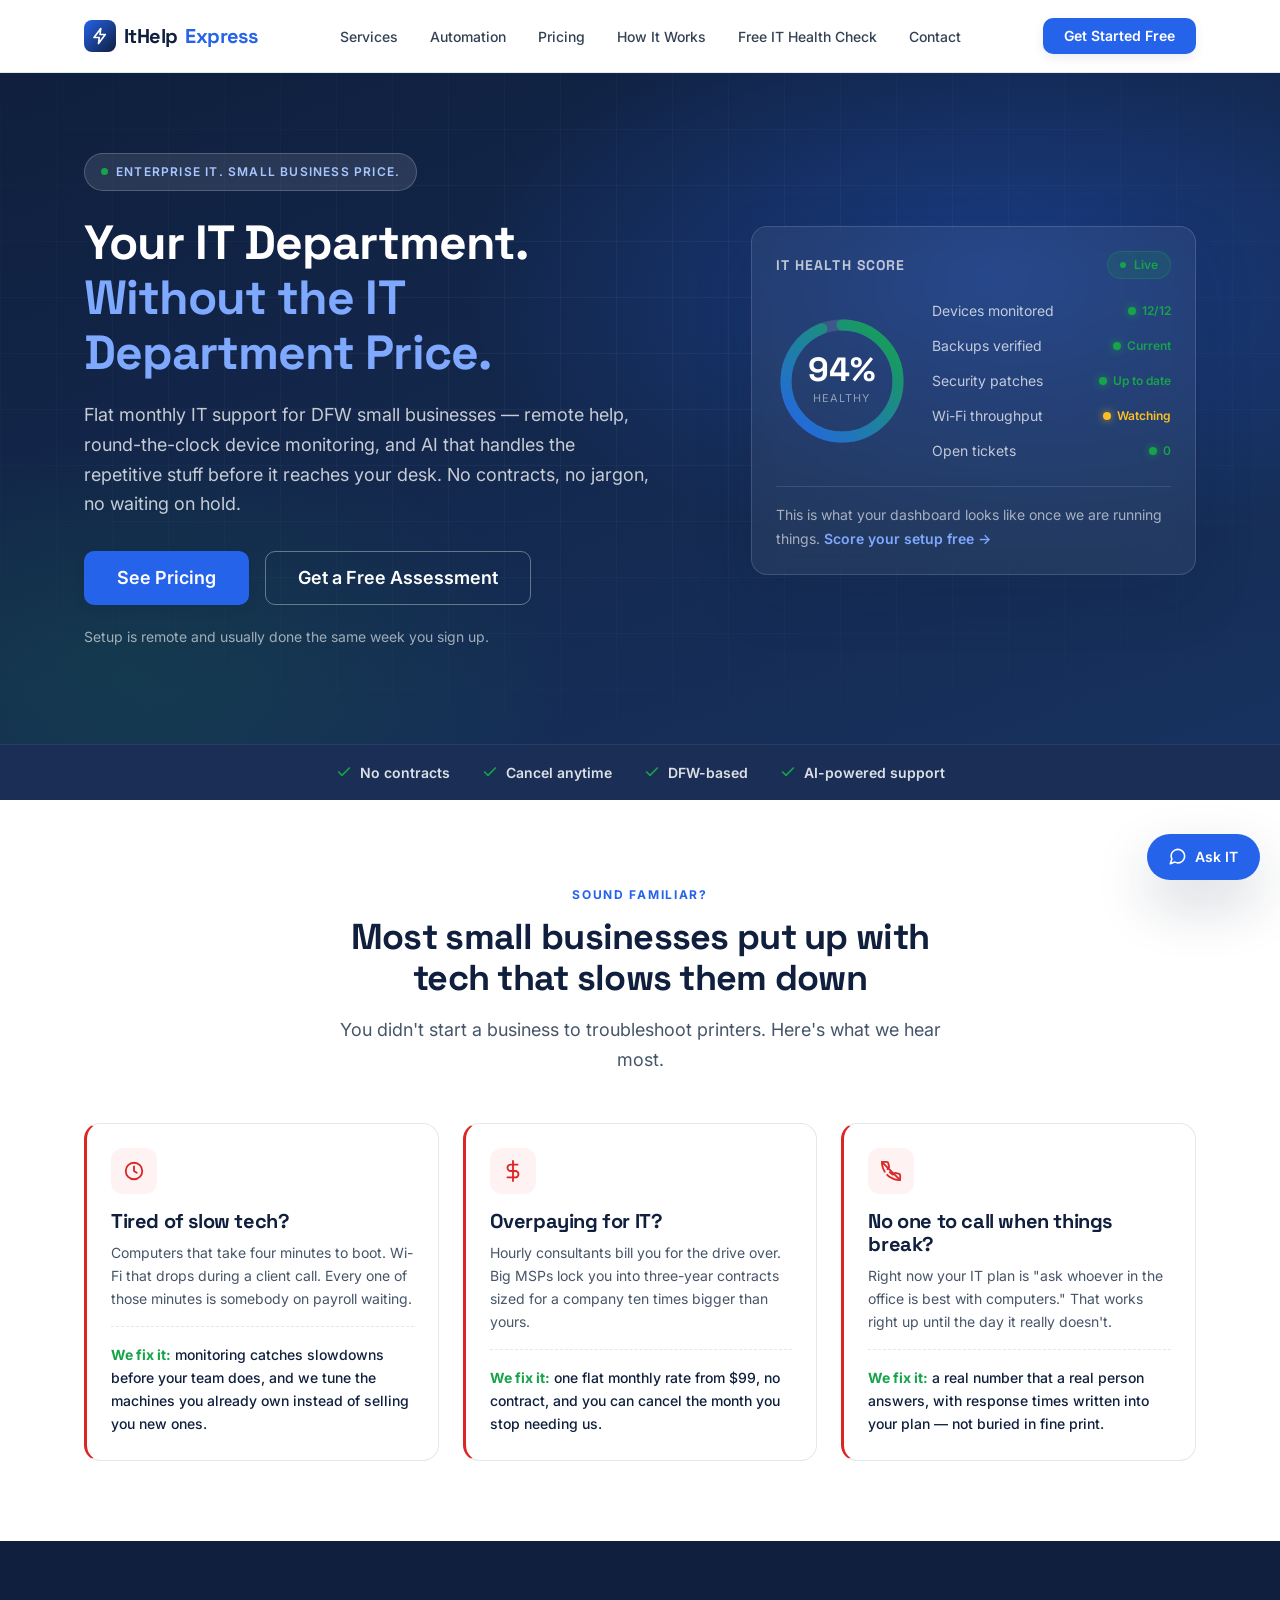
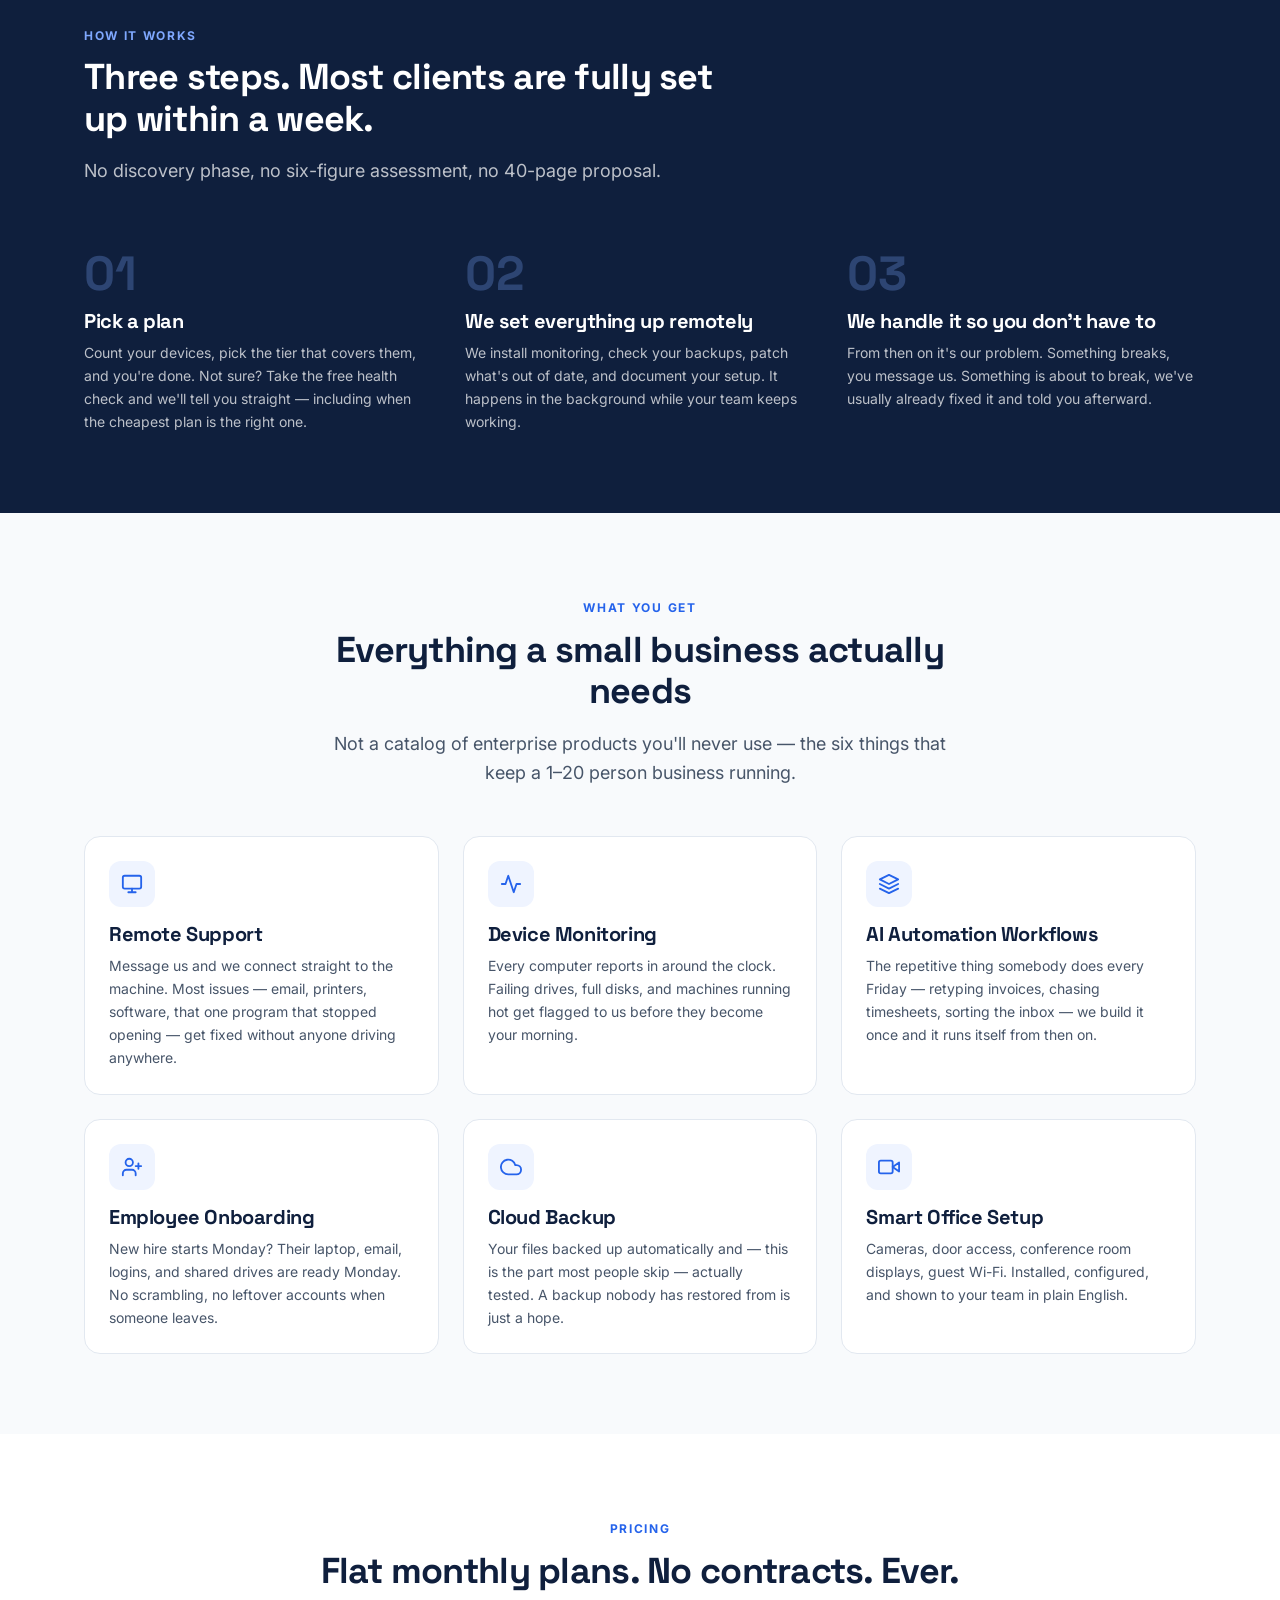
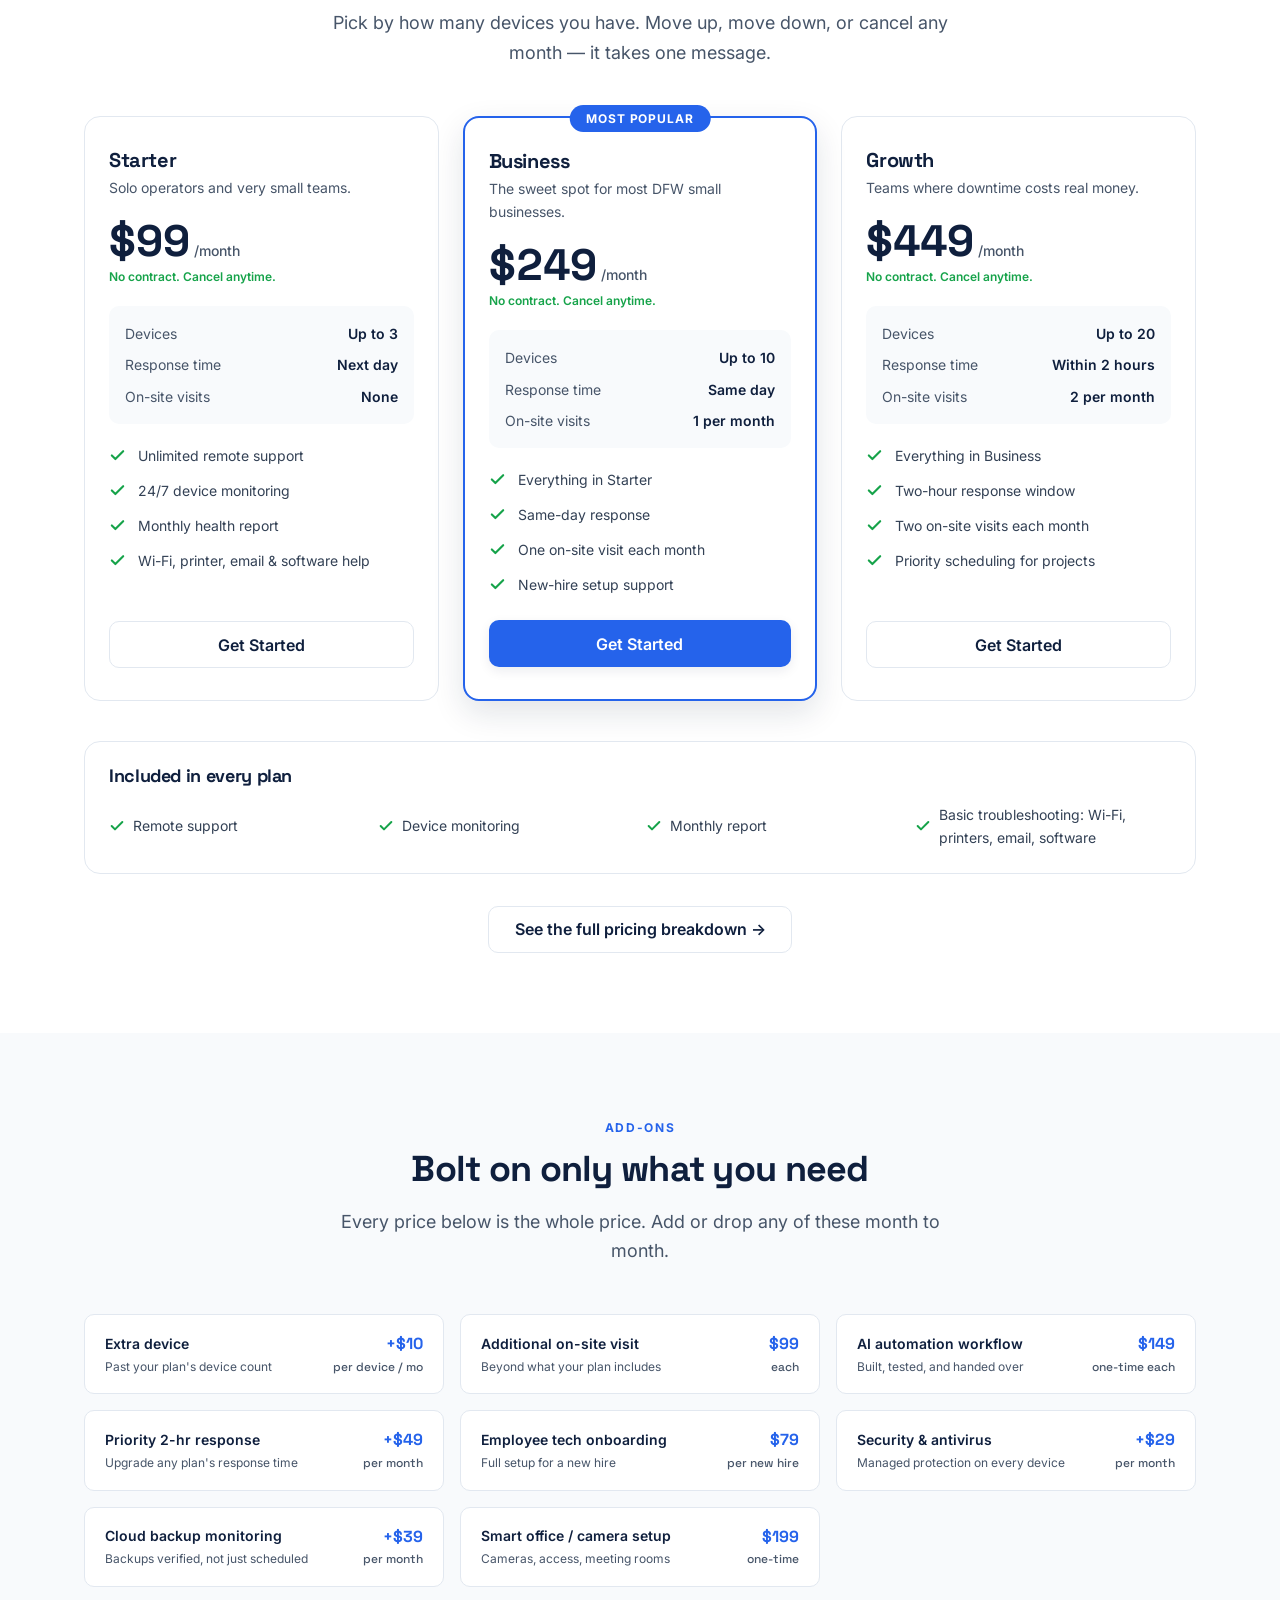
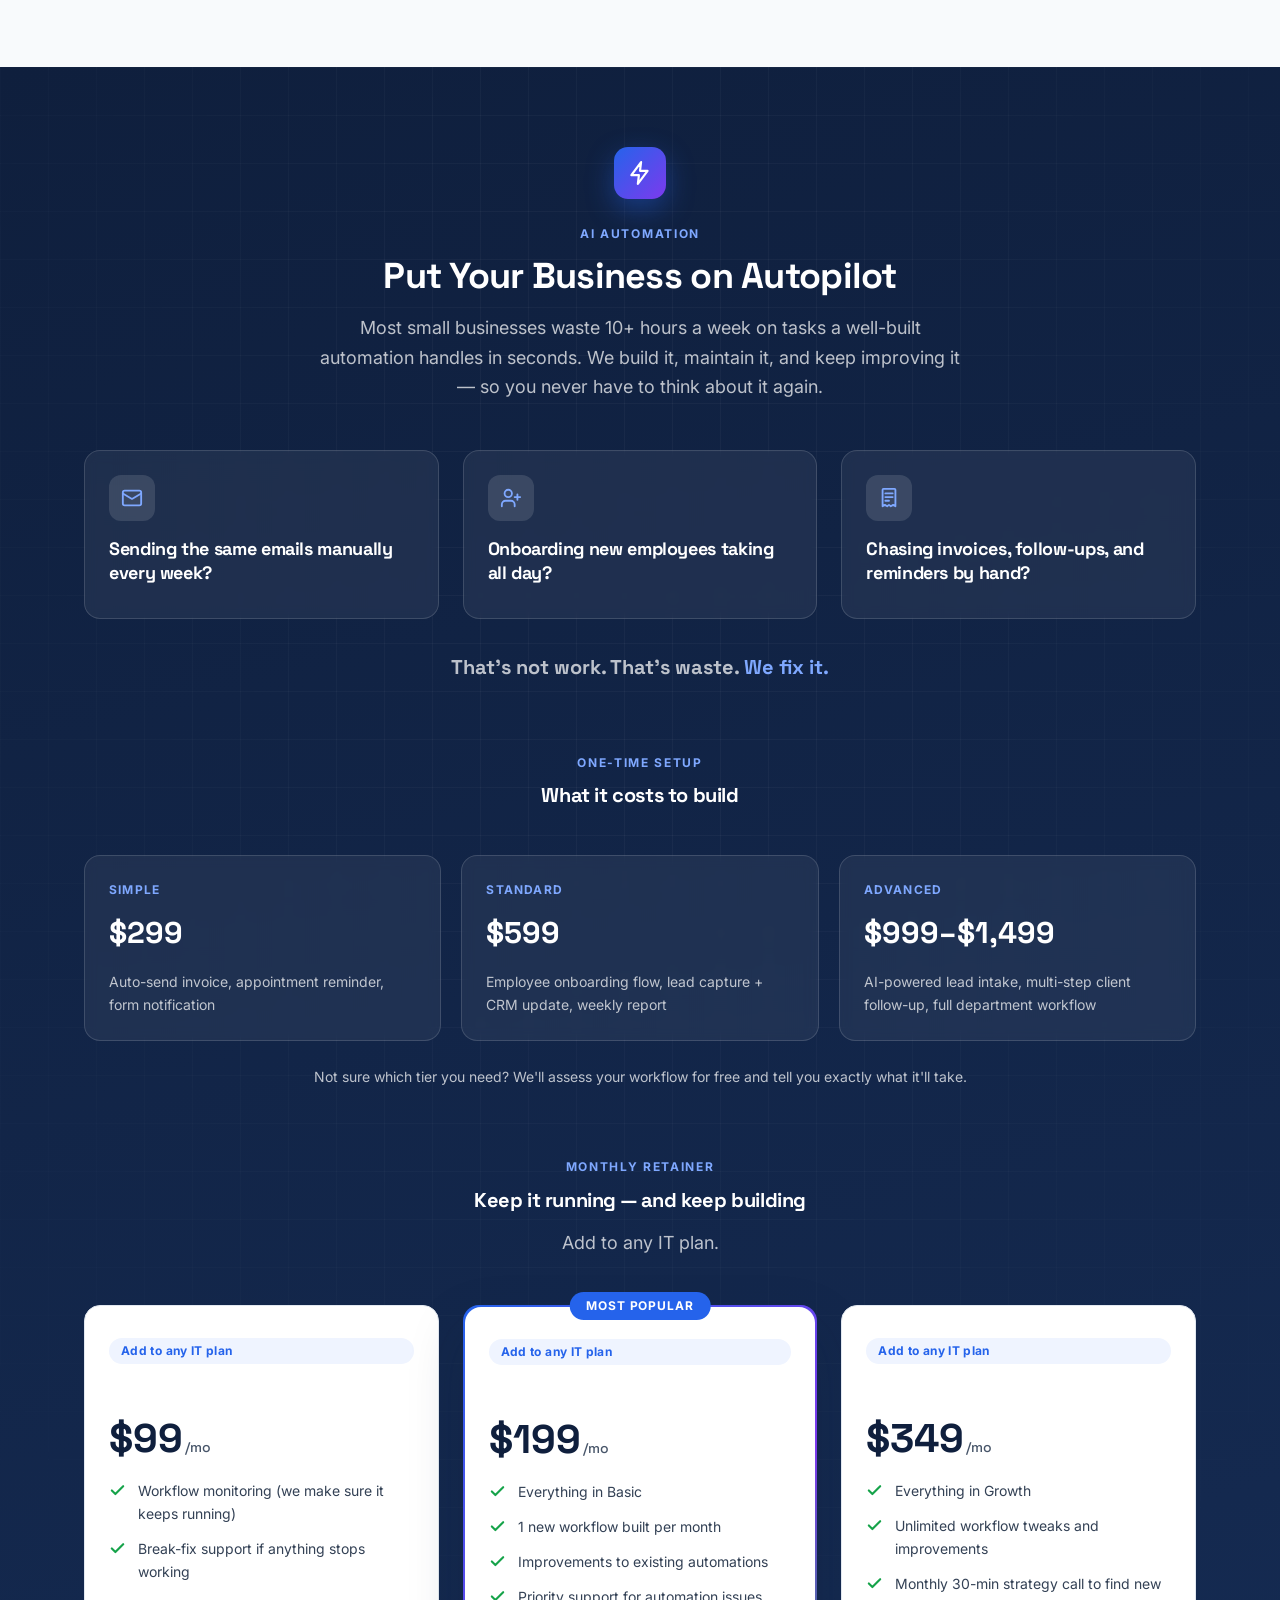
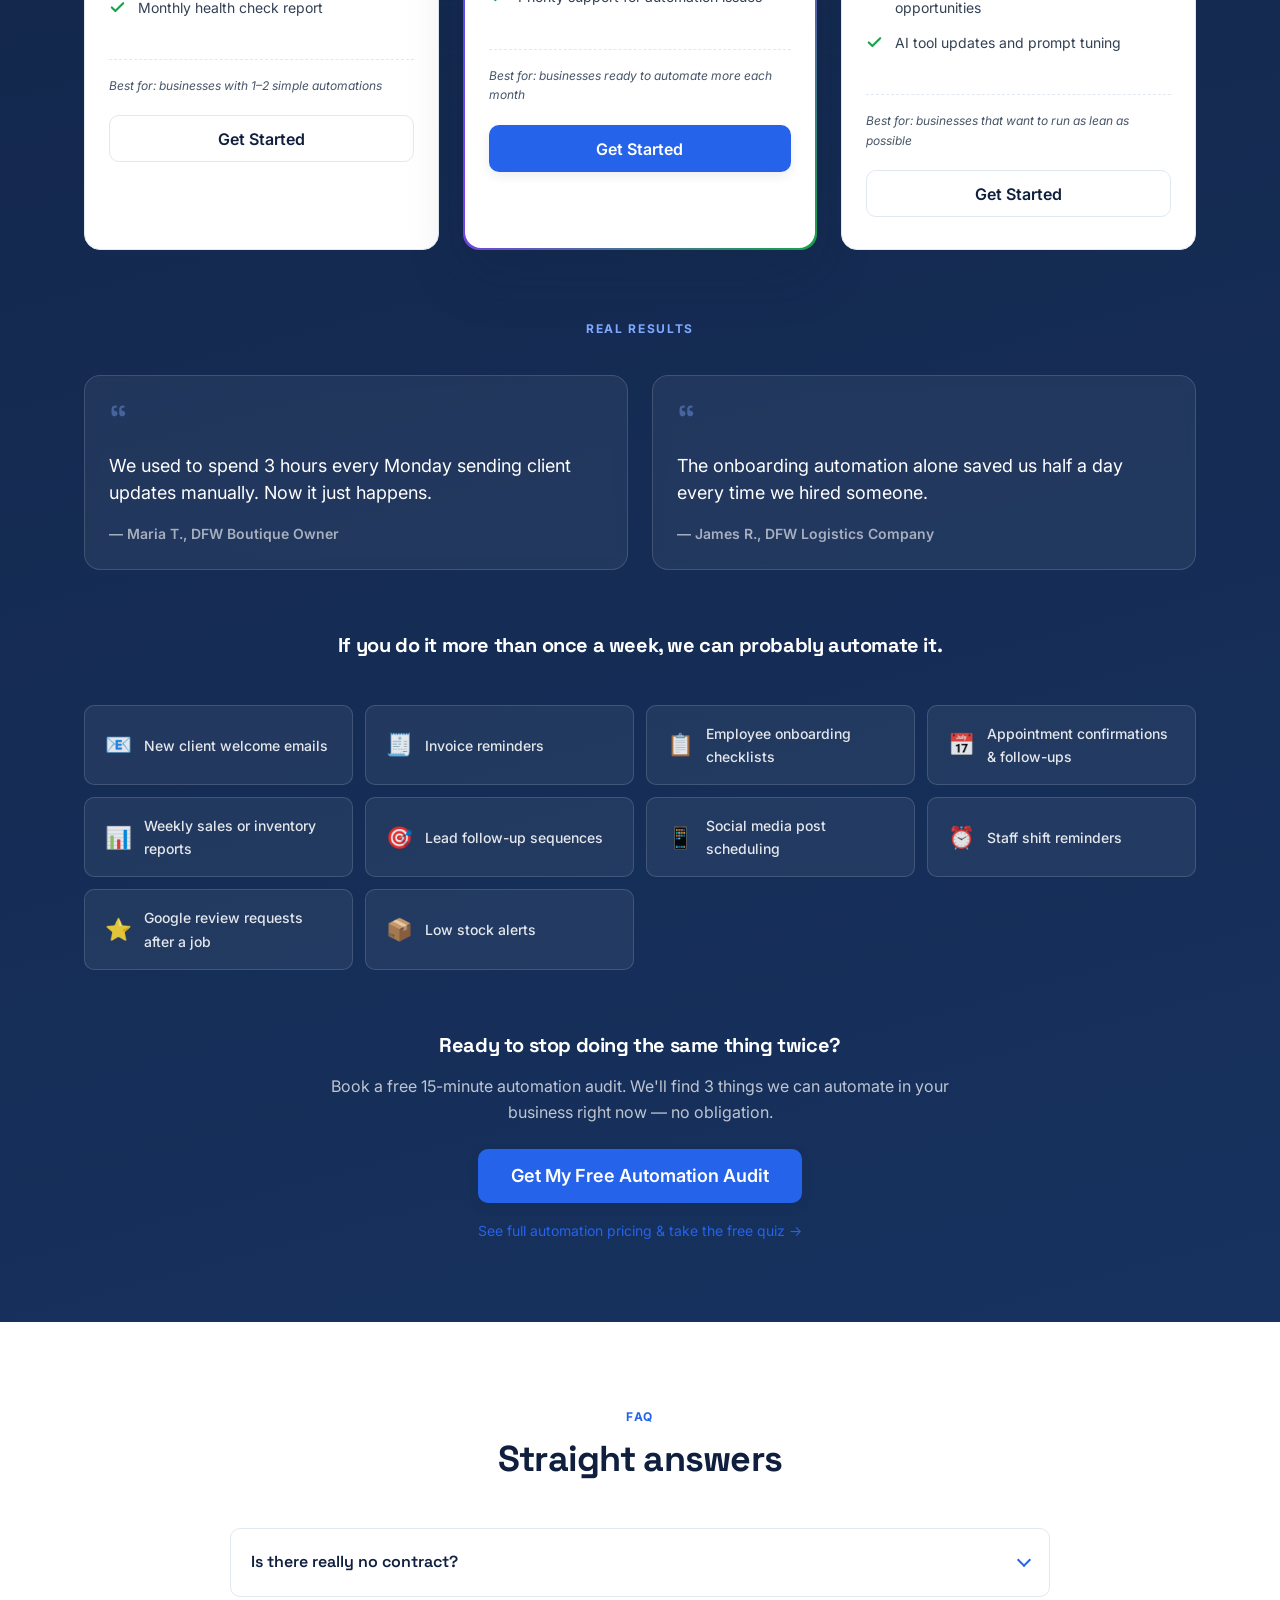
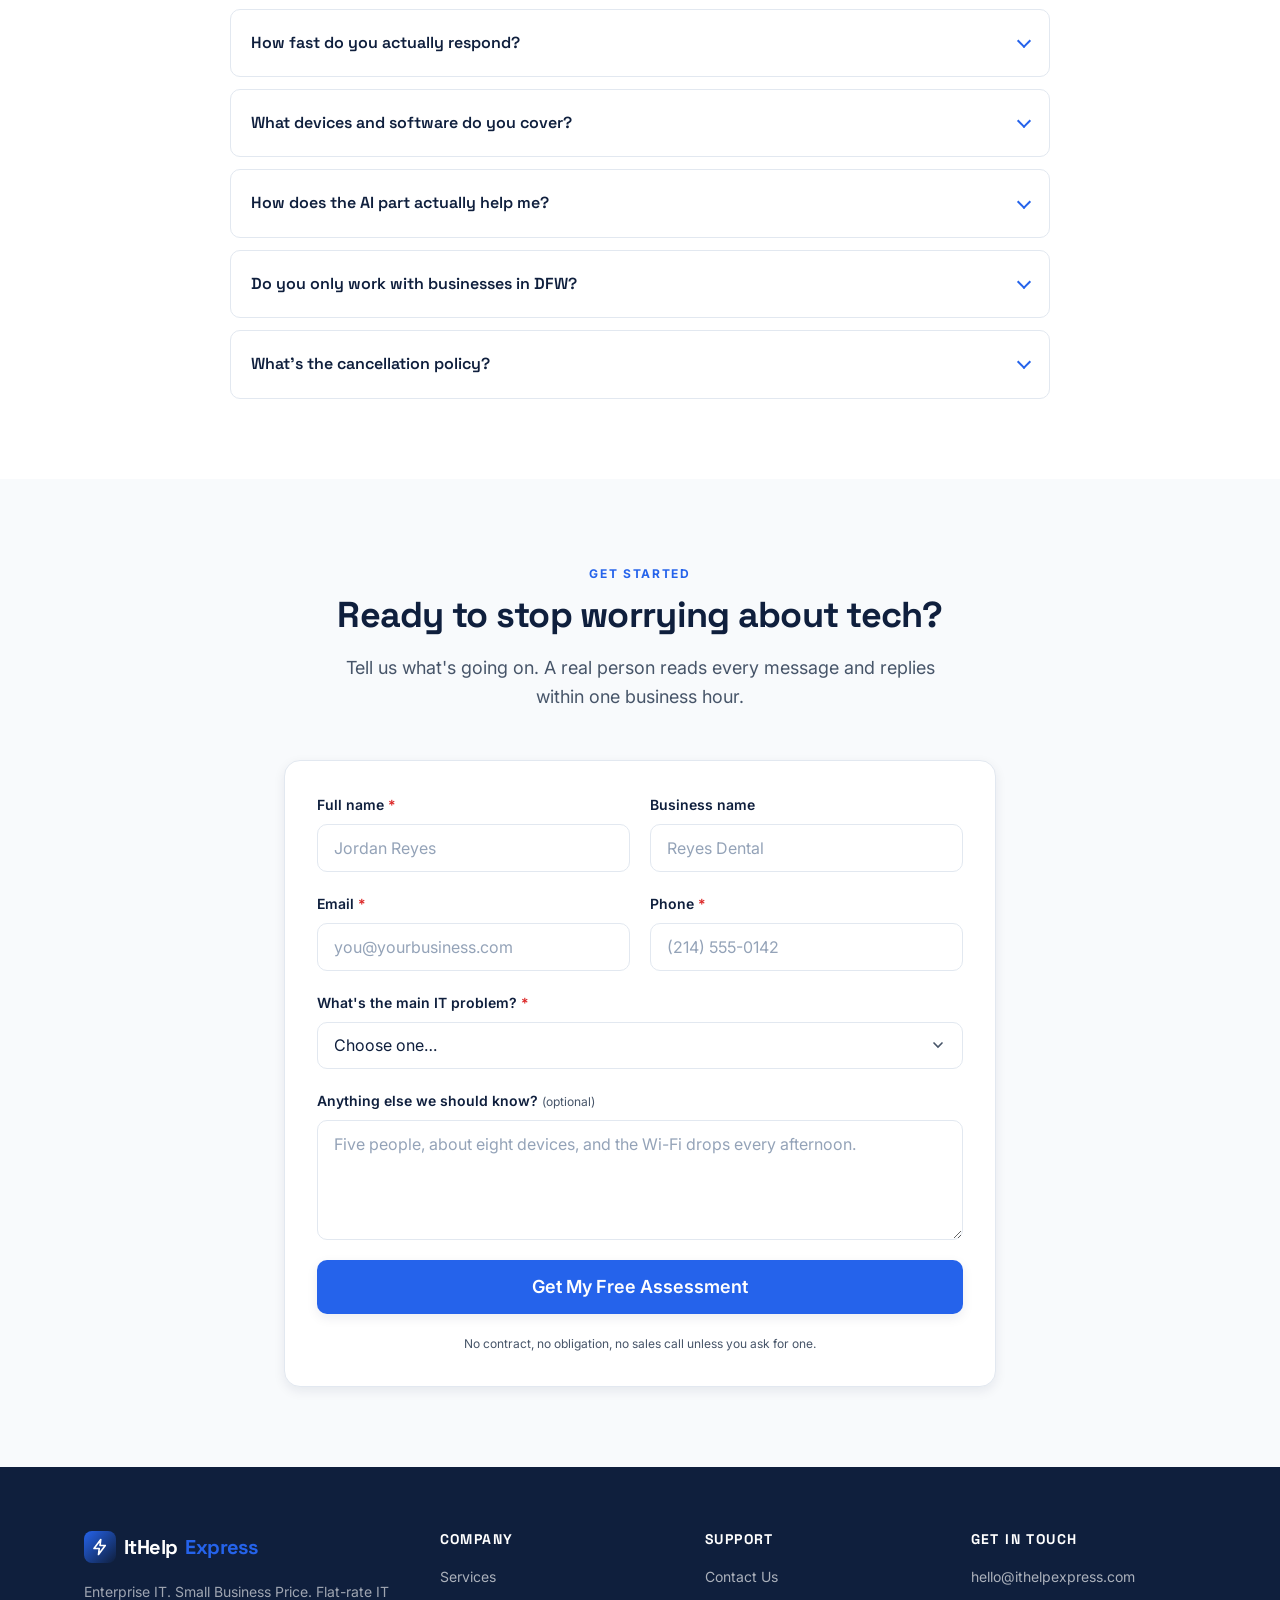
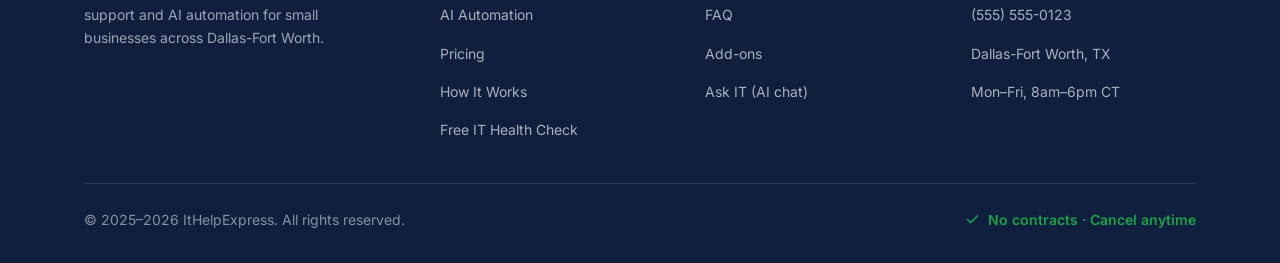
<file: index.html>
<!DOCTYPE html>
<html lang="en">
<head>
  <meta charset="UTF-8" />
  <meta name="viewport" content="width=device-width, initial-scale=1.0" />

  <title>ItHelpExpress | Affordable IT Support for Small Business in DFW</title>
  <meta name="description" content="No-contract IT support and AI automation for small businesses in DFW. Plans from $199/mo. Cancel anytime." />
  <link rel="canonical" href="https://www.ithelpexpress.com/" />

  <!-- Open Graph -->
  <meta property="og:type" content="website" />
  <meta property="og:title" content="ItHelpExpress | Affordable IT Support for Small Business in DFW" />
  <meta property="og:description" content="No-contract IT support and AI automation for small businesses in DFW. Plans from $199/mo. Cancel anytime." />
  <meta property="og:url" content="https://www.ithelpexpress.com/" />
  <meta property="og:site_name" content="ItHelpExpress" />
  <meta name="twitter:card" content="summary_large_image" />
  <meta name="twitter:title" content="ItHelpExpress | Affordable IT Support for Small Business in DFW" />
  <meta name="twitter:description" content="No-contract IT support and AI automation for small businesses in DFW. Plans from $199/mo. Cancel anytime." />

  <meta name="theme-color" content="#0F1F3D" />

  <!-- Fonts -->
  <link rel="preconnect" href="https://fonts.googleapis.com" />
  <link rel="preconnect" href="https://fonts.gstatic.com" crossorigin />
  <link href="https://fonts.googleapis.com/css2?family=Inter:wght@400;500;600;700&family=Space+Grotesk:wght@500;600;700&display=swap" rel="stylesheet" />

  <link rel="stylesheet" href="css/style.css" />

  <!-- schema.org LocalBusiness -->
  <script type="application/ld+json">
  {
    "@context": "https://schema.org",
    "@type": "LocalBusiness",
    "name": "ItHelpExpress",
    "description": "No-contract IT support and AI automation for small businesses in the Dallas-Fort Worth area. IT plans from $99/mo; AI automation retainers from $99/mo.",
    "slogan": "Enterprise IT. Small Business Price.",
    "url": "https://www.ithelpexpress.com/",
    "email": "hello@ithelpexpress.com",
    "telephone": "+1-555-555-0123",
    "priceRange": "$$",
    "areaServed": {
      "@type": "AdministrativeArea",
      "name": "Dallas-Fort Worth"
    },
    "serviceArea": {
      "@type": "AdministrativeArea",
      "name": "Dallas-Fort Worth"
    },
    "address": {
      "@type": "PostalAddress",
      "addressRegion": "TX",
      "addressCountry": "US"
    },
    "openingHoursSpecification": [{
      "@type": "OpeningHoursSpecification",
      "dayOfWeek": ["Monday", "Tuesday", "Wednesday", "Thursday", "Friday"],
      "opens": "08:00",
      "closes": "18:00"
    }],
    "hasOfferCatalog": {
      "@type": "OfferCatalog",
      "name": "IT Support Plans",
      "itemListElement": [
        {
          "@type": "Offer",
          "name": "Starter",
          "price": "99",
          "priceCurrency": "USD",
          "description": "Up to 3 devices, next-day response, remote support and monitoring."
        },
        {
          "@type": "Offer",
          "name": "Business",
          "price": "249",
          "priceCurrency": "USD",
          "description": "Up to 10 devices, same-day response, 1 on-site visit per month."
        },
        {
          "@type": "Offer",
          "name": "Growth",
          "price": "449",
          "priceCurrency": "USD",
          "description": "Up to 20 devices, response within 2 hours, 2 on-site visits per month."
        }
      ]
    }
  }
  </script>
</head>

<body>
  <a class="skip-link" href="#main">Skip to main content</a>

  <!-- ===================== NAV ===================== -->
  <header class="site-nav">
    <nav class="container nav-inner" aria-label="Main">
      <a class="logo" href="index.html">
        <span class="logo-mark" aria-hidden="true">
          <svg viewBox="0 0 24 24" fill="none" stroke="#fff" stroke-width="2.2" stroke-linecap="round" stroke-linejoin="round"><path d="m13 2-9 12h7l-1 8 9-12h-7l1-8z"/></svg>
        </span>
        ItHelp<span>Express</span>
      </a>

      <ul class="nav-links" id="nav-links">
        <li><a href="#services">Services</a></li>
        <li><a href="automation.html">Automation</a></li>
        <li><a href="pricing.html">Pricing</a></li>
        <li><a href="#how-it-works">How It Works</a></li>
        <li><a href="assessment.html">Free IT Health Check</a></li>
        <li><a href="contact.html">Contact</a></li>
      </ul>

      <div class="nav-cta">
        <button class="nav-toggle" type="button" aria-label="Toggle navigation menu" aria-expanded="false" aria-controls="nav-links">
          <svg width="20" height="20" viewBox="0 0 24 24" fill="none" stroke="currentColor" stroke-width="2.2" stroke-linecap="round" aria-hidden="true"><path d="M3 6h18M3 12h18M3 18h18"/></svg>
        </button>
        <a class="btn btn--primary" href="contact.html">Get Started<span class="cta-full">Free</span></a>
      </div>
    </nav>
  </header>

  <main id="main">

    <!-- ===================== HERO ===================== -->
    <section class="hero">
      <div class="container hero-grid">
        <div>
          <span class="hero-badge"><span class="dot" aria-hidden="true"></span> Enterprise IT. Small Business Price.</span>

          <h1>Your IT Department. <span class="accent">Without the IT Department Price.</span></h1>

          <p class="hero-sub">
            Flat monthly IT support for DFW small businesses — remote help, round-the-clock
            device monitoring, and AI that handles the repetitive stuff before it reaches
            your desk. No contracts, no jargon, no waiting on hold.
          </p>

          <div class="hero-actions">
            <a class="btn btn--primary btn--lg" href="pricing.html">See Pricing</a>
            <a class="btn btn--ghost btn--lg" href="assessment.html">Get a Free Assessment</a>
          </div>

          <p class="hero-note">Setup is remote and usually done the same week you sign up.</p>
        </div>

        <!-- IT Health Score widget -->
        <div class="health-card" role="img" aria-label="Live IT Health Score dashboard showing a score of 94 percent">
          <div class="health-card__head">
            <span class="health-card__title">IT Health Score</span>
            <span class="health-card__live"><span class="dot" aria-hidden="true"></span> Live</span>
          </div>

          <div class="health-gauge">
            <div class="gauge-ring">
              <svg viewBox="0 0 132 132" aria-hidden="true">
                <defs>
                  <linearGradient id="healthGradient" x1="0%" y1="0%" x2="100%" y2="100%">
                    <stop offset="0%" stop-color="#2563EB" />
                    <stop offset="100%" stop-color="#16A34A" />
                  </linearGradient>
                </defs>
                <circle class="gauge-track" cx="66" cy="66" r="56" />
                <circle class="gauge-fill" id="gaugeFill" cx="66" cy="66" r="56" />
              </svg>
              <div class="gauge-value">
                <div class="gauge-number" id="gaugeNumber">0%</div>
                <div class="gauge-label">Healthy</div>
              </div>
            </div>

            <div class="health-metrics">
              <div class="metric-row" data-at="18">
                <span class="metric-name">Devices monitored</span>
                <span class="metric-state"><span class="pip" aria-hidden="true"></span> 12/12</span>
              </div>
              <div class="metric-row" data-at="38">
                <span class="metric-name">Backups verified</span>
                <span class="metric-state"><span class="pip" aria-hidden="true"></span> Current</span>
              </div>
              <div class="metric-row" data-at="58">
                <span class="metric-name">Security patches</span>
                <span class="metric-state"><span class="pip" aria-hidden="true"></span> Up to date</span>
              </div>
              <div class="metric-row" data-at="76" data-state="warn">
                <span class="metric-name">Wi-Fi throughput</span>
                <span class="metric-state"><span class="pip" aria-hidden="true"></span> Watching</span>
              </div>
              <div class="metric-row" data-at="90">
                <span class="metric-name">Open tickets</span>
                <span class="metric-state"><span class="pip" aria-hidden="true"></span> 0</span>
              </div>
            </div>
          </div>

          <p class="health-card__foot">
            This is what your dashboard looks like once we are running things.
            <a href="assessment.html">Score your setup free →</a>
          </p>
        </div>
      </div>
    </section>

    <!-- ===================== TRUST BAR ===================== -->
    <div class="trust-bar">
      <div class="container trust-bar__inner">
        <span class="trust-item">
          <svg viewBox="0 0 24 24" fill="none" stroke="currentColor" stroke-width="2.5" stroke-linecap="round" stroke-linejoin="round" aria-hidden="true"><path d="M20 6 9 17l-5-5"/></svg>
          No contracts
        </span>
        <span class="trust-item">
          <svg viewBox="0 0 24 24" fill="none" stroke="currentColor" stroke-width="2.5" stroke-linecap="round" stroke-linejoin="round" aria-hidden="true"><path d="M20 6 9 17l-5-5"/></svg>
          Cancel anytime
        </span>
        <span class="trust-item">
          <svg viewBox="0 0 24 24" fill="none" stroke="currentColor" stroke-width="2.5" stroke-linecap="round" stroke-linejoin="round" aria-hidden="true"><path d="M20 6 9 17l-5-5"/></svg>
          DFW-based
        </span>
        <span class="trust-item">
          <svg viewBox="0 0 24 24" fill="none" stroke="currentColor" stroke-width="2.5" stroke-linecap="round" stroke-linejoin="round" aria-hidden="true"><path d="M20 6 9 17l-5-5"/></svg>
          AI-powered support
        </span>
      </div>
    </div>

    <!-- ===================== PAIN POINTS ===================== -->
    <section class="section">
      <div class="container">
        <div class="section-head section-head--center">
          <span class="eyebrow">Sound familiar?</span>
          <h2>Most small businesses put up with tech that slows them down</h2>
          <p>You didn't start a business to troubleshoot printers. Here's what we hear most.</p>
        </div>

        <div class="grid grid--3">
          <article class="card pain-card reveal">
            <div class="card-icon card-icon--red" aria-hidden="true">
              <svg viewBox="0 0 24 24" fill="none" stroke="currentColor" stroke-width="2" stroke-linecap="round" stroke-linejoin="round"><circle cx="12" cy="12" r="9"/><path d="M12 7v5l3 2"/></svg>
            </div>
            <h3>Tired of slow tech?</h3>
            <p>
              Computers that take four minutes to boot. Wi-Fi that drops during a client call.
              Every one of those minutes is somebody on payroll waiting.
            </p>
            <p class="pain-answer"><strong>We fix it:</strong> monitoring catches slowdowns before your team does, and we tune the machines you already own instead of selling you new ones.</p>
          </article>

          <article class="card pain-card reveal">
            <div class="card-icon card-icon--red" aria-hidden="true">
              <svg viewBox="0 0 24 24" fill="none" stroke="currentColor" stroke-width="2" stroke-linecap="round" stroke-linejoin="round"><path d="M12 1v22"/><path d="M17 5H9.5a3.5 3.5 0 0 0 0 7h5a3.5 3.5 0 0 1 0 7H6"/></svg>
            </div>
            <h3>Overpaying for IT?</h3>
            <p>
              Hourly consultants bill you for the drive over. Big MSPs lock you into
              three-year contracts sized for a company ten times bigger than yours.
            </p>
            <p class="pain-answer"><strong>We fix it:</strong> one flat monthly rate from $99, no contract, and you can cancel the month you stop needing us.</p>
          </article>

          <article class="card pain-card reveal">
            <div class="card-icon card-icon--red" aria-hidden="true">
              <svg viewBox="0 0 24 24" fill="none" stroke="currentColor" stroke-width="2" stroke-linecap="round" stroke-linejoin="round"><path d="M10.68 13.31a16 16 0 0 0 3.41 2.6l1.27-1.27a2 2 0 0 1 2.11-.45 12.84 12.84 0 0 0 2.81.7A2 2 0 0 1 22 16.92v3a2 2 0 0 1-2.18 2 19.79 19.79 0 0 1-8.63-3.07 19.42 19.42 0 0 1-3.33-2.67m-2.67-3.34a19.79 19.79 0 0 1-3.07-8.66A2 2 0 0 1 4.11 2h3a2 2 0 0 1 2 1.72 12.84 12.84 0 0 0 .7 2.81 2 2 0 0 1-.45 2.11L8.09 9.91"/><path d="m2 2 20 20"/></svg>
            </div>
            <h3>No one to call when things break?</h3>
            <p>
              Right now your IT plan is "ask whoever in the office is best with computers."
              That works right up until the day it really doesn't.
            </p>
            <p class="pain-answer"><strong>We fix it:</strong> a real number that a real person answers, with response times written into your plan — not buried in fine print.</p>
          </article>
        </div>
      </div>
    </section>

    <!-- ===================== HOW IT WORKS ===================== -->
    <section class="section section--navy" id="how-it-works">
      <div class="container">
        <div class="section-head">
          <span class="eyebrow">How it works</span>
          <h2>Three steps. Most clients are fully set up within a week.</h2>
          <p>No discovery phase, no six-figure assessment, no 40-page proposal.</p>
        </div>

        <div class="steps">
          <div class="step reveal">
            <div class="step-num">01</div>
            <h3>Pick a plan</h3>
            <p>
              Count your devices, pick the tier that covers them, and you're done.
              Not sure? Take the free health check and we'll tell you straight —
              including when the cheapest plan is the right one.
            </p>
          </div>

          <div class="step reveal">
            <div class="step-num">02</div>
            <h3>We set everything up remotely</h3>
            <p>
              We install monitoring, check your backups, patch what's out of date, and
              document your setup. It happens in the background while your team keeps working.
            </p>
          </div>

          <div class="step reveal">
            <div class="step-num">03</div>
            <h3>We handle it so you don't have to</h3>
            <p>
              From then on it's our problem. Something breaks, you message us. Something is
              about to break, we've usually already fixed it and told you afterward.
            </p>
          </div>
        </div>
      </div>
    </section>

    <!-- ===================== SERVICES ===================== -->
    <section class="section section--alt" id="services">
      <div class="container">
        <div class="section-head section-head--center">
          <span class="eyebrow">What you get</span>
          <h2>Everything a small business actually needs</h2>
          <p>Not a catalog of enterprise products you'll never use — the six things that keep a 1–20 person business running.</p>
        </div>

        <div class="grid grid--3">
          <article class="card reveal">
            <div class="card-icon" aria-hidden="true">
              <svg viewBox="0 0 24 24" fill="none" stroke="currentColor" stroke-width="2" stroke-linecap="round" stroke-linejoin="round"><rect x="2" y="3" width="20" height="14" rx="2"/><path d="M8 21h8M12 17v4"/></svg>
            </div>
            <h3>Remote Support</h3>
            <p>Message us and we connect straight to the machine. Most issues — email, printers, software, that one program that stopped opening — get fixed without anyone driving anywhere.</p>
          </article>

          <article class="card reveal">
            <div class="card-icon" aria-hidden="true">
              <svg viewBox="0 0 24 24" fill="none" stroke="currentColor" stroke-width="2" stroke-linecap="round" stroke-linejoin="round"><path d="M22 12h-4l-3 9L9 3l-3 9H2"/></svg>
            </div>
            <h3>Device Monitoring</h3>
            <p>Every computer reports in around the clock. Failing drives, full disks, and machines running hot get flagged to us before they become your morning.</p>
          </article>

          <article class="card reveal">
            <div class="card-icon" aria-hidden="true">
              <svg viewBox="0 0 24 24" fill="none" stroke="currentColor" stroke-width="2" stroke-linecap="round" stroke-linejoin="round"><path d="M12 2 2 7l10 5 10-5-10-5z"/><path d="m2 17 10 5 10-5"/><path d="m2 12 10 5 10-5"/></svg>
            </div>
            <h3>AI Automation Workflows</h3>
            <p>The repetitive thing somebody does every Friday — retyping invoices, chasing timesheets, sorting the inbox — we build it once and it runs itself from then on.</p>
          </article>

          <article class="card reveal">
            <div class="card-icon" aria-hidden="true">
              <svg viewBox="0 0 24 24" fill="none" stroke="currentColor" stroke-width="2" stroke-linecap="round" stroke-linejoin="round"><path d="M16 21v-2a4 4 0 0 0-4-4H6a4 4 0 0 0-4 4v2"/><circle cx="9" cy="7" r="4"/><path d="M19 8v6M22 11h-6"/></svg>
            </div>
            <h3>Employee Onboarding</h3>
            <p>New hire starts Monday? Their laptop, email, logins, and shared drives are ready Monday. No scrambling, no leftover accounts when someone leaves.</p>
          </article>

          <article class="card reveal">
            <div class="card-icon" aria-hidden="true">
              <svg viewBox="0 0 24 24" fill="none" stroke="currentColor" stroke-width="2" stroke-linecap="round" stroke-linejoin="round"><path d="M18 10h-1.26A8 8 0 1 0 9 20h9a5 5 0 0 0 0-10z"/></svg>
            </div>
            <h3>Cloud Backup</h3>
            <p>Your files backed up automatically and — this is the part most people skip — actually tested. A backup nobody has restored from is just a hope.</p>
          </article>

          <article class="card reveal">
            <div class="card-icon" aria-hidden="true">
              <svg viewBox="0 0 24 24" fill="none" stroke="currentColor" stroke-width="2" stroke-linecap="round" stroke-linejoin="round"><path d="M23 7 16 12l7 5V7z"/><rect x="1" y="5" width="15" height="14" rx="2"/></svg>
            </div>
            <h3>Smart Office Setup</h3>
            <p>Cameras, door access, conference room displays, guest Wi-Fi. Installed, configured, and shown to your team in plain English.</p>
          </article>
        </div>
      </div>
    </section>

    <!-- ===================== PRICING ===================== -->
    <section class="section" id="pricing">
      <div class="container">
        <div class="section-head section-head--center">
          <span class="eyebrow">Pricing</span>
          <h2>Flat monthly plans. No contracts. Ever.</h2>
          <p>Pick by how many devices you have. Move up, move down, or cancel any month — it takes one message.</p>
        </div>

        <div class="pricing-grid">
          <!-- Starter -->
          <article class="plan reveal">
            <h3 class="plan__name">Starter</h3>
            <p class="plan__blurb">Solo operators and very small teams.</p>
            <div class="plan__price">
              <span class="plan__amount">$99</span>
              <span class="plan__period">/month</span>
            </div>
            <p class="plan__sub">No contract. Cancel anytime.</p>

            <dl class="plan__specs">
              <div class="plan__spec"><dt>Devices</dt><dd>Up to 3</dd></div>
              <div class="plan__spec"><dt>Response time</dt><dd>Next day</dd></div>
              <div class="plan__spec"><dt>On-site visits</dt><dd>None</dd></div>
            </dl>

            <ul class="plan__features">
              <li><svg viewBox="0 0 24 24" fill="none" stroke="currentColor" stroke-width="3" stroke-linecap="round" stroke-linejoin="round" aria-hidden="true"><path d="M20 6 9 17l-5-5"/></svg> Unlimited remote support</li>
              <li><svg viewBox="0 0 24 24" fill="none" stroke="currentColor" stroke-width="3" stroke-linecap="round" stroke-linejoin="round" aria-hidden="true"><path d="M20 6 9 17l-5-5"/></svg> 24/7 device monitoring</li>
              <li><svg viewBox="0 0 24 24" fill="none" stroke="currentColor" stroke-width="3" stroke-linecap="round" stroke-linejoin="round" aria-hidden="true"><path d="M20 6 9 17l-5-5"/></svg> Monthly health report</li>
              <li><svg viewBox="0 0 24 24" fill="none" stroke="currentColor" stroke-width="3" stroke-linecap="round" stroke-linejoin="round" aria-hidden="true"><path d="M20 6 9 17l-5-5"/></svg> Wi-Fi, printer, email &amp; software help</li>
            </ul>

            <a class="btn btn--secondary btn--block" href="contact.html?plan=Starter">Get Started</a>
          </article>

          <!-- Business -->
          <article class="plan plan--featured reveal">
            <span class="plan__flag">Most popular</span>
            <h3 class="plan__name">Business</h3>
            <p class="plan__blurb">The sweet spot for most DFW small businesses.</p>
            <div class="plan__price">
              <span class="plan__amount">$249</span>
              <span class="plan__period">/month</span>
            </div>
            <p class="plan__sub">No contract. Cancel anytime.</p>

            <dl class="plan__specs">
              <div class="plan__spec"><dt>Devices</dt><dd>Up to 10</dd></div>
              <div class="plan__spec"><dt>Response time</dt><dd>Same day</dd></div>
              <div class="plan__spec"><dt>On-site visits</dt><dd>1 per month</dd></div>
            </dl>

            <ul class="plan__features">
              <li><svg viewBox="0 0 24 24" fill="none" stroke="currentColor" stroke-width="3" stroke-linecap="round" stroke-linejoin="round" aria-hidden="true"><path d="M20 6 9 17l-5-5"/></svg> Everything in Starter</li>
              <li><svg viewBox="0 0 24 24" fill="none" stroke="currentColor" stroke-width="3" stroke-linecap="round" stroke-linejoin="round" aria-hidden="true"><path d="M20 6 9 17l-5-5"/></svg> Same-day response</li>
              <li><svg viewBox="0 0 24 24" fill="none" stroke="currentColor" stroke-width="3" stroke-linecap="round" stroke-linejoin="round" aria-hidden="true"><path d="M20 6 9 17l-5-5"/></svg> One on-site visit each month</li>
              <li><svg viewBox="0 0 24 24" fill="none" stroke="currentColor" stroke-width="3" stroke-linecap="round" stroke-linejoin="round" aria-hidden="true"><path d="M20 6 9 17l-5-5"/></svg> New-hire setup support</li>
            </ul>

            <a class="btn btn--primary btn--block" href="contact.html?plan=Business">Get Started</a>
          </article>

          <!-- Growth -->
          <article class="plan reveal">
            <h3 class="plan__name">Growth</h3>
            <p class="plan__blurb">Teams where downtime costs real money.</p>
            <div class="plan__price">
              <span class="plan__amount">$449</span>
              <span class="plan__period">/month</span>
            </div>
            <p class="plan__sub">No contract. Cancel anytime.</p>

            <dl class="plan__specs">
              <div class="plan__spec"><dt>Devices</dt><dd>Up to 20</dd></div>
              <div class="plan__spec"><dt>Response time</dt><dd>Within 2 hours</dd></div>
              <div class="plan__spec"><dt>On-site visits</dt><dd>2 per month</dd></div>
            </dl>

            <ul class="plan__features">
              <li><svg viewBox="0 0 24 24" fill="none" stroke="currentColor" stroke-width="3" stroke-linecap="round" stroke-linejoin="round" aria-hidden="true"><path d="M20 6 9 17l-5-5"/></svg> Everything in Business</li>
              <li><svg viewBox="0 0 24 24" fill="none" stroke="currentColor" stroke-width="3" stroke-linecap="round" stroke-linejoin="round" aria-hidden="true"><path d="M20 6 9 17l-5-5"/></svg> Two-hour response window</li>
              <li><svg viewBox="0 0 24 24" fill="none" stroke="currentColor" stroke-width="3" stroke-linecap="round" stroke-linejoin="round" aria-hidden="true"><path d="M20 6 9 17l-5-5"/></svg> Two on-site visits each month</li>
              <li><svg viewBox="0 0 24 24" fill="none" stroke="currentColor" stroke-width="3" stroke-linecap="round" stroke-linejoin="round" aria-hidden="true"><path d="M20 6 9 17l-5-5"/></svg> Priority scheduling for projects</li>
            </ul>

            <a class="btn btn--secondary btn--block" href="contact.html?plan=Growth">Get Started</a>
          </article>
        </div>

        <div class="included-band reveal">
          <h3>Included in every plan</h3>
          <ul class="included-list">
            <li><svg viewBox="0 0 24 24" fill="none" stroke="currentColor" stroke-width="3" stroke-linecap="round" stroke-linejoin="round" aria-hidden="true"><path d="M20 6 9 17l-5-5"/></svg> Remote support</li>
            <li><svg viewBox="0 0 24 24" fill="none" stroke="currentColor" stroke-width="3" stroke-linecap="round" stroke-linejoin="round" aria-hidden="true"><path d="M20 6 9 17l-5-5"/></svg> Device monitoring</li>
            <li><svg viewBox="0 0 24 24" fill="none" stroke="currentColor" stroke-width="3" stroke-linecap="round" stroke-linejoin="round" aria-hidden="true"><path d="M20 6 9 17l-5-5"/></svg> Monthly report</li>
            <li><svg viewBox="0 0 24 24" fill="none" stroke="currentColor" stroke-width="3" stroke-linecap="round" stroke-linejoin="round" aria-hidden="true"><path d="M20 6 9 17l-5-5"/></svg> Basic troubleshooting: Wi-Fi, printers, email, software</li>
          </ul>
        </div>

        <p class="text-center mt-8">
          <a class="btn btn--secondary" href="pricing.html">See the full pricing breakdown →</a>
        </p>
      </div>
    </section>

    <!-- ===================== ADD-ONS ===================== -->
    <section class="section section--alt" id="add-ons">
      <div class="container">
        <div class="section-head section-head--center">
          <span class="eyebrow">Add-ons</span>
          <h2>Bolt on only what you need</h2>
          <p>Every price below is the whole price. Add or drop any of these month to month.</p>
        </div>

        <div class="addon-grid">
          <div class="addon reveal">
            <div><div class="addon__name">Extra device</div><div class="addon__desc">Past your plan's device count</div></div>
            <div class="addon__price">+$10<small>per device / mo</small></div>
          </div>
          <div class="addon reveal">
            <div><div class="addon__name">Additional on-site visit</div><div class="addon__desc">Beyond what your plan includes</div></div>
            <div class="addon__price">$99<small>each</small></div>
          </div>
          <div class="addon reveal">
            <div><div class="addon__name">AI automation workflow</div><div class="addon__desc">Built, tested, and handed over</div></div>
            <div class="addon__price">$149<small>one-time each</small></div>
          </div>
          <div class="addon reveal">
            <div><div class="addon__name">Priority 2-hr response</div><div class="addon__desc">Upgrade any plan's response time</div></div>
            <div class="addon__price">+$49<small>per month</small></div>
          </div>
          <div class="addon reveal">
            <div><div class="addon__name">Employee tech onboarding</div><div class="addon__desc">Full setup for a new hire</div></div>
            <div class="addon__price">$79<small>per new hire</small></div>
          </div>
          <div class="addon reveal">
            <div><div class="addon__name">Security &amp; antivirus</div><div class="addon__desc">Managed protection on every device</div></div>
            <div class="addon__price">+$29<small>per month</small></div>
          </div>
          <div class="addon reveal">
            <div><div class="addon__name">Cloud backup monitoring</div><div class="addon__desc">Backups verified, not just scheduled</div></div>
            <div class="addon__price">+$39<small>per month</small></div>
          </div>
          <div class="addon reveal">
            <div><div class="addon__name">Smart office / camera setup</div><div class="addon__desc">Cameras, access, meeting rooms</div></div>
            <div class="addon__price">$199<small>one-time</small></div>
          </div>
        </div>
      </div>
    </section>

    <!-- ===================== AI AUTOMATION ===================== -->
    <section class="section section--automation" id="automation">
      <div class="container">
        <div class="section-head section-head--center">
          <div class="automation-icon" aria-hidden="true">
            <svg viewBox="0 0 24 24" fill="none" stroke="#fff" stroke-width="2" stroke-linecap="round" stroke-linejoin="round"><path d="m13 2-9 12h7l-1 8 9-12h-7l1-8z"/></svg>
          </div>
          <span class="eyebrow">AI Automation</span>
          <h2>Put Your Business on Autopilot</h2>
          <p>Most small businesses waste 10+ hours a week on tasks a well-built automation handles in seconds. We build it, maintain it, and keep improving it — so you never have to think about it again.</p>
        </div>

        <div class="grid grid--3 reveal">
          <article class="card automation-pain-card">
            <div class="card-icon" aria-hidden="true">
              <svg viewBox="0 0 24 24" fill="none" stroke="currentColor" stroke-width="2" stroke-linecap="round" stroke-linejoin="round"><rect x="2" y="4" width="20" height="16" rx="2"/><path d="m22 7-10 6L2 7"/></svg>
            </div>
            <h3>Sending the same emails manually every week?</h3>
          </article>

          <article class="card automation-pain-card">
            <div class="card-icon" aria-hidden="true">
              <svg viewBox="0 0 24 24" fill="none" stroke="currentColor" stroke-width="2" stroke-linecap="round" stroke-linejoin="round"><path d="M16 21v-2a4 4 0 0 0-4-4H6a4 4 0 0 0-4 4v2"/><circle cx="9" cy="7" r="4"/><path d="M19 8v6M22 11h-6"/></svg>
            </div>
            <h3>Onboarding new employees taking all day?</h3>
          </article>

          <article class="card automation-pain-card">
            <div class="card-icon" aria-hidden="true">
              <svg viewBox="0 0 24 24" fill="none" stroke="currentColor" stroke-width="2" stroke-linecap="round" stroke-linejoin="round"><path d="M6 2h12a1 1 0 0 1 1 1v18l-2.5-1.5L14 21l-2-1.5L10 21l-2.5-1.5L5 21V3a1 1 0 0 1 1-1z"/><path d="M8 7h8M8 11h8M8 15h4"/></svg>
            </div>
            <h3>Chasing invoices, follow-ups, and reminders by hand?</h3>
          </article>
        </div>

        <p class="automation-tagline">That's not work. That's waste. <strong>We fix it.</strong></p>

        <!-- Setup fees -->
        <div class="section-head section-head--center">
          <span class="eyebrow">One-time setup</span>
          <h3>What it costs to build</h3>
        </div>

        <div class="fee-grid reveal">
          <div class="fee-card">
            <div class="fee-card__tier">Simple</div>
            <div class="fee-card__price">$299</div>
            <p class="fee-card__examples">Auto-send invoice, appointment reminder, form notification</p>
          </div>
          <div class="fee-card">
            <div class="fee-card__tier">Standard</div>
            <div class="fee-card__price">$599</div>
            <p class="fee-card__examples">Employee onboarding flow, lead capture + CRM update, weekly report</p>
          </div>
          <div class="fee-card">
            <div class="fee-card__tier">Advanced</div>
            <div class="fee-card__price">$999&ndash;$1,499</div>
            <p class="fee-card__examples">AI-powered lead intake, multi-step client follow-up, full department workflow</p>
          </div>
        </div>
        <p class="fee-note">Not sure which tier you need? We'll assess your workflow for free and tell you exactly what it'll take.</p>

        <!-- Monthly retainer packages -->
        <div class="section-head section-head--center">
          <span class="eyebrow">Monthly retainer</span>
          <h3>Keep it running — and keep building</h3>
          <p>Add to any IT plan.</p>
        </div>

        <div class="automation-plans">
          <div class="automation-plan">
            <div class="automation-plan__inner">
              <span class="automation-plan__addon-tag">Add to any IT plan</span>
              <h4 class="automation-plan__name">Automation Basic</h4>
              <div class="automation-plan__price">$99<span>/mo</span></div>
              <ul class="plan__features">
                <li><svg viewBox="0 0 24 24" fill="none" stroke="currentColor" stroke-width="3" stroke-linecap="round" stroke-linejoin="round" aria-hidden="true"><path d="M20 6 9 17l-5-5"/></svg> Workflow monitoring (we make sure it keeps running)</li>
                <li><svg viewBox="0 0 24 24" fill="none" stroke="currentColor" stroke-width="3" stroke-linecap="round" stroke-linejoin="round" aria-hidden="true"><path d="M20 6 9 17l-5-5"/></svg> Break-fix support if anything stops working</li>
                <li><svg viewBox="0 0 24 24" fill="none" stroke="currentColor" stroke-width="3" stroke-linecap="round" stroke-linejoin="round" aria-hidden="true"><path d="M20 6 9 17l-5-5"/></svg> Monthly health check report</li>
              </ul>
              <p class="automation-plan__best">Best for: businesses with 1–2 simple automations</p>
              <a class="btn btn--secondary btn--block" href="contact.html?topic=automation-audit&amp;package=Basic">Get Started</a>
            </div>
          </div>

          <div class="automation-plan automation-plan--popular">
            <span class="plan__flag">Most Popular</span>
            <div class="automation-plan__inner">
              <span class="automation-plan__addon-tag">Add to any IT plan</span>
              <h4 class="automation-plan__name">Automation Growth</h4>
              <div class="automation-plan__price">$199<span>/mo</span></div>
              <ul class="plan__features">
                <li><svg viewBox="0 0 24 24" fill="none" stroke="currentColor" stroke-width="3" stroke-linecap="round" stroke-linejoin="round" aria-hidden="true"><path d="M20 6 9 17l-5-5"/></svg> Everything in Basic</li>
                <li><svg viewBox="0 0 24 24" fill="none" stroke="currentColor" stroke-width="3" stroke-linecap="round" stroke-linejoin="round" aria-hidden="true"><path d="M20 6 9 17l-5-5"/></svg> 1 new workflow built per month</li>
                <li><svg viewBox="0 0 24 24" fill="none" stroke="currentColor" stroke-width="3" stroke-linecap="round" stroke-linejoin="round" aria-hidden="true"><path d="M20 6 9 17l-5-5"/></svg> Improvements to existing automations</li>
                <li><svg viewBox="0 0 24 24" fill="none" stroke="currentColor" stroke-width="3" stroke-linecap="round" stroke-linejoin="round" aria-hidden="true"><path d="M20 6 9 17l-5-5"/></svg> Priority support for automation issues</li>
              </ul>
              <p class="automation-plan__best">Best for: businesses ready to automate more each month</p>
              <a class="btn btn--primary btn--block" href="contact.html?topic=automation-audit&amp;package=Growth">Get Started</a>
            </div>
          </div>

          <div class="automation-plan">
            <div class="automation-plan__inner">
              <span class="automation-plan__addon-tag">Add to any IT plan</span>
              <h4 class="automation-plan__name">Automation Pro</h4>
              <div class="automation-plan__price">$349<span>/mo</span></div>
              <ul class="plan__features">
                <li><svg viewBox="0 0 24 24" fill="none" stroke="currentColor" stroke-width="3" stroke-linecap="round" stroke-linejoin="round" aria-hidden="true"><path d="M20 6 9 17l-5-5"/></svg> Everything in Growth</li>
                <li><svg viewBox="0 0 24 24" fill="none" stroke="currentColor" stroke-width="3" stroke-linecap="round" stroke-linejoin="round" aria-hidden="true"><path d="M20 6 9 17l-5-5"/></svg> Unlimited workflow tweaks and improvements</li>
                <li><svg viewBox="0 0 24 24" fill="none" stroke="currentColor" stroke-width="3" stroke-linecap="round" stroke-linejoin="round" aria-hidden="true"><path d="M20 6 9 17l-5-5"/></svg> Monthly 30-min strategy call to find new opportunities</li>
                <li><svg viewBox="0 0 24 24" fill="none" stroke="currentColor" stroke-width="3" stroke-linecap="round" stroke-linejoin="round" aria-hidden="true"><path d="M20 6 9 17l-5-5"/></svg> AI tool updates and prompt tuning</li>
              </ul>
              <p class="automation-plan__best">Best for: businesses that want to run as lean as possible</p>
              <a class="btn btn--secondary btn--block" href="contact.html?topic=automation-audit&amp;package=Pro">Get Started</a>
            </div>
          </div>
        </div>

        <!-- Social proof -->
        <div class="text-center" style="margin-top: var(--space-16);">
          <span class="eyebrow">Real results</span>
        </div>
        <div class="testimonial-grid reveal mt-6">
          <blockquote class="testimonial">
            <div class="testimonial__mark" aria-hidden="true">&ldquo;</div>
            <p>We used to spend 3 hours every Monday sending client updates manually. Now it just happens.</p>
            <cite>&mdash; Maria T., DFW Boutique Owner</cite>
          </blockquote>
          <blockquote class="testimonial">
            <div class="testimonial__mark" aria-hidden="true">&ldquo;</div>
            <p>The onboarding automation alone saved us half a day every time we hired someone.</p>
            <cite>&mdash; James R., DFW Logistics Company</cite>
          </blockquote>
        </div>

        <!-- What can be automated -->
        <div class="section-head section-head--center">
          <h3>If you do it more than once a week, we can probably automate it.</h3>
        </div>
        <div class="emoji-grid reveal">
          <div class="emoji-item"><span class="emoji" aria-hidden="true">📧</span> New client welcome emails</div>
          <div class="emoji-item"><span class="emoji" aria-hidden="true">🧾</span> Invoice reminders</div>
          <div class="emoji-item"><span class="emoji" aria-hidden="true">📋</span> Employee onboarding checklists</div>
          <div class="emoji-item"><span class="emoji" aria-hidden="true">📅</span> Appointment confirmations &amp; follow-ups</div>
          <div class="emoji-item"><span class="emoji" aria-hidden="true">📊</span> Weekly sales or inventory reports</div>
          <div class="emoji-item"><span class="emoji" aria-hidden="true">🎯</span> Lead follow-up sequences</div>
          <div class="emoji-item"><span class="emoji" aria-hidden="true">📱</span> Social media post scheduling</div>
          <div class="emoji-item"><span class="emoji" aria-hidden="true">⏰</span> Staff shift reminders</div>
          <div class="emoji-item"><span class="emoji" aria-hidden="true">⭐</span> Google review requests after a job</div>
          <div class="emoji-item"><span class="emoji" aria-hidden="true">📦</span> Low stock alerts</div>
        </div>

        <!-- Bottom CTA -->
        <div class="text-center" style="margin-top: var(--space-16); max-width: 620px; margin-left: auto; margin-right: auto;">
          <h3>Ready to stop doing the same thing twice?</h3>
          <p class="mt-4">Book a free 15-minute automation audit. We'll find 3 things we can automate in your business right now — no obligation.</p>
          <a class="btn btn--primary btn--lg mt-6" href="contact.html?topic=automation-audit">Get My Free Automation Audit</a>
          <p class="mt-4" style="font-size: var(--text-sm);"><a href="automation.html">See full automation pricing &amp; take the free quiz →</a></p>
        </div>
      </div>
    </section>

    <!-- ===================== FAQ ===================== -->
    <section class="section" id="faq">
      <div class="container">
        <div class="section-head section-head--center">
          <span class="eyebrow">FAQ</span>
          <h2>Straight answers</h2>
        </div>

        <div class="faq-list">
          <details class="faq-item">
            <summary>Is there really no contract?</summary>
            <div class="faq-answer">
              <p>Really. You pay month to month and you can stop any time. We'd rather keep your business by being worth the money than by holding you to a signature you regretted in month four. If you cancel, we hand over your documentation and account access — it's yours.</p>
            </div>
          </details>

          <details class="faq-item">
            <summary>How fast do you actually respond?</summary>
            <div class="faq-answer">
              <p>Next business day on Starter, same day on Business, and within two hours on Growth. Those are the windows we commit to during business hours — in practice most remote issues get picked up a lot faster than that. If you need the two-hour window but not the rest of Growth, you can add it to any plan for $49/month.</p>
            </div>
          </details>

          <details class="faq-item">
            <summary>What devices and software do you cover?</summary>
            <div class="faq-answer">
              <p>Windows PCs, Macs, laptops, servers, printers, network gear, and phones/tablets used for work. On the software side: Microsoft 365, Google Workspace, email, VPNs, browsers, and the everyday business apps your team lives in. If you run something unusual — industry-specific software, a point-of-sale system — tell us up front and we'll say honestly whether we can support it.</p>
            </div>
          </details>

          <details class="faq-item">
            <summary>How does the AI part actually help me?</summary>
            <div class="faq-answer">
              <p>Two ways. First, on our side: AI triages incoming issues and watches monitoring data, so common problems get diagnosed the moment you report them instead of waiting in a queue. Second, on your side: we build custom automation workflows for the repetitive tasks eating your team's week — pulling data between systems, generating recurring reports, routing invoices. Those are $149 each, one time, and they keep working after that.</p>
            </div>
          </details>

          <details class="faq-item">
            <summary>Do you only work with businesses in DFW?</summary>
            <div class="faq-answer">
              <p>On-site visits are DFW only — Dallas, Fort Worth, Plano, Arlington, Irving, and the surrounding suburbs. Remote support works anywhere, so if you're outside the metroplex the Starter plan may still be a good fit. Just know we can't drive out to you, and we'll tell you that before you sign up rather than after.</p>
            </div>
          </details>

          <details class="faq-item">
            <summary>What's the cancellation policy?</summary>
            <div class="faq-answer">
              <p>Message us before your next billing date and that's it — no exit fee, no 30-day notice period, no phone call where we try to talk you out of it. Your current month finishes out and nothing renews. If you come back later, we'll pick up where we left off.</p>
            </div>
          </details>
        </div>
      </div>
    </section>

    <!-- ===================== FINAL CTA + FORM ===================== -->
    <section class="section section--alt" id="contact">
      <div class="container container-narrow">
        <div class="section-head section-head--center">
          <span class="eyebrow">Get started</span>
          <h2>Ready to stop worrying about tech?</h2>
          <p>Tell us what's going on. A real person reads every message and replies within one business hour.</p>
        </div>

        <div class="panel" id="contactFormPanel">
          <form class="form" id="contactForm" novalidate>
            <div class="form-row">
              <div class="field">
                <label for="fullName">Full name <span class="req" aria-hidden="true">*</span></label>
                <input type="text" id="fullName" name="fullName" placeholder="Jordan Reyes" required autocomplete="name" />
                <span class="error-msg" role="alert"></span>
              </div>
              <div class="field">
                <label for="businessName">Business name</label>
                <input type="text" id="businessName" name="businessName" placeholder="Reyes Dental" autocomplete="organization" />
                <span class="error-msg" role="alert"></span>
              </div>
            </div>

            <div class="form-row">
              <div class="field">
                <label for="email">Email <span class="req" aria-hidden="true">*</span></label>
                <input type="email" id="email" name="email" placeholder="you@yourbusiness.com" required autocomplete="email" />
                <span class="error-msg" role="alert"></span>
              </div>
              <div class="field">
                <label for="phone">Phone <span class="req" aria-hidden="true">*</span></label>
                <input type="tel" id="phone" name="phone" placeholder="(214) 555-0142" required autocomplete="tel" />
                <span class="error-msg" role="alert"></span>
              </div>
            </div>

            <div class="field">
              <label for="problem">What's the main IT problem? <span class="req" aria-hidden="true">*</span></label>
              <select id="problem" name="problem" required>
                <option value="">Choose one…</option>
                <option>Slow computers</option>
                <option>Network/Wi-Fi</option>
                <option>Need ongoing support</option>
                <option>Setting up new office</option>
                <option>AI automation</option>
                <option>Other</option>
              </select>
              <span class="error-msg" role="alert"></span>
            </div>

            <div class="field">
              <label for="message">Anything else we should know? <span class="hint">(optional)</span></label>
              <textarea id="message" name="message" rows="4" placeholder="Five people, about eight devices, and the Wi-Fi drops every afternoon."></textarea>
              <span class="error-msg" role="alert"></span>
            </div>

            <button type="submit" class="btn btn--primary btn--block btn--lg">Get My Free Assessment</button>
            <p class="form-note">No contract, no obligation, no sales call unless you ask for one.</p>
          </form>
        </div>

        <!-- Confirmation (revealed on submit) -->
        <div class="panel panel--success" id="confirmation" hidden tabindex="-1">
          <div class="success-head">
            <span class="success-icon" aria-hidden="true">
              <svg viewBox="0 0 24 24" fill="none" stroke="currentColor" stroke-width="3" stroke-linecap="round" stroke-linejoin="round"><path d="M20 6 9 17l-5-5"/></svg>
            </span>
            <div>
              <h2>Got it, <span id="confirmName">there</span> — we'll be in touch within 1 business hour.</h2>
              <p>Check your inbox (and spam, just in case). If it's urgent, call or text <strong>(555) 555-0123</strong> and skip the queue.</p>
            </div>
          </div>

          <div class="triage-box" id="triageBox">
            <h3>
              <svg viewBox="0 0 24 24" fill="none" stroke="currentColor" stroke-width="2" stroke-linecap="round" stroke-linejoin="round" aria-hidden="true"><path d="M12 2a7 7 0 0 0-4 12.7V17a2 2 0 0 0 2 2h4a2 2 0 0 0 2-2v-2.3A7 7 0 0 0 12 2z"/><path d="M9 21h6"/></svg>
              Here's what to expect:
            </h3>
            <div class="loading-line">
              <span class="dots" aria-hidden="true"><span></span><span></span><span></span></span>
              Putting together your next steps…
            </div>
          </div>
        </div>
      </div>
    </section>
  </main>

  <!-- ===================== FOOTER ===================== -->
  <footer class="site-footer">
    <div class="container">
      <div class="footer-grid">
        <div>
          <a class="logo" href="index.html">
            <span class="logo-mark" aria-hidden="true">
              <svg viewBox="0 0 24 24" fill="none" stroke="#fff" stroke-width="2.2" stroke-linecap="round" stroke-linejoin="round"><path d="m13 2-9 12h7l-1 8 9-12h-7l1-8z"/></svg>
            </span>
            ItHelp<span>Express</span>
          </a>
          <p class="footer-blurb">Enterprise IT. Small Business Price. Flat-rate IT support and AI automation for small businesses across Dallas-Fort Worth.</p>
        </div>

        <div class="footer-col">
          <h4>Company</h4>
          <ul>
            <li><a href="index.html#services">Services</a></li>
            <li><a href="automation.html">AI Automation</a></li>
            <li><a href="pricing.html">Pricing</a></li>
            <li><a href="index.html#how-it-works">How It Works</a></li>
            <li><a href="assessment.html">Free IT Health Check</a></li>
          </ul>
        </div>

        <div class="footer-col">
          <h4>Support</h4>
          <ul>
            <li><a href="contact.html">Contact Us</a></li>
            <li><a href="index.html#faq">FAQ</a></li>
            <li><a href="index.html#add-ons">Add-ons</a></li>
            <li><a href="#" data-open-chat>Ask IT (AI chat)</a></li>
          </ul>
        </div>

        <div class="footer-col">
          <h4>Get in touch</h4>
          <ul>
            <li><a href="mailto:hello@ithelpexpress.com">hello@ithelpexpress.com</a></li>
            <li><a href="tel:+15555550123">(555) 555-0123</a></li>
            <li><span>Dallas-Fort Worth, TX</span></li>
            <li><span>Mon–Fri, 8am–6pm CT</span></li>
          </ul>
        </div>
      </div>

      <div class="footer-bottom">
        <span>&copy; 2025&ndash;<span id="footerYear">2025</span> ItHelpExpress. All rights reserved.</span>
        <span class="badge">
          <svg viewBox="0 0 24 24" fill="none" stroke="currentColor" stroke-width="2.5" stroke-linecap="round" stroke-linejoin="round" aria-hidden="true"><path d="M20 6 9 17l-5-5"/></svg>
          No contracts &middot; Cancel anytime
        </span>
      </div>
    </div>
  </footer>

  <script src="js/main.js"></script>
  <script src="js/contact.js"></script>
  <script src="js/chat.js"></script>
</body>
</html>
</file>
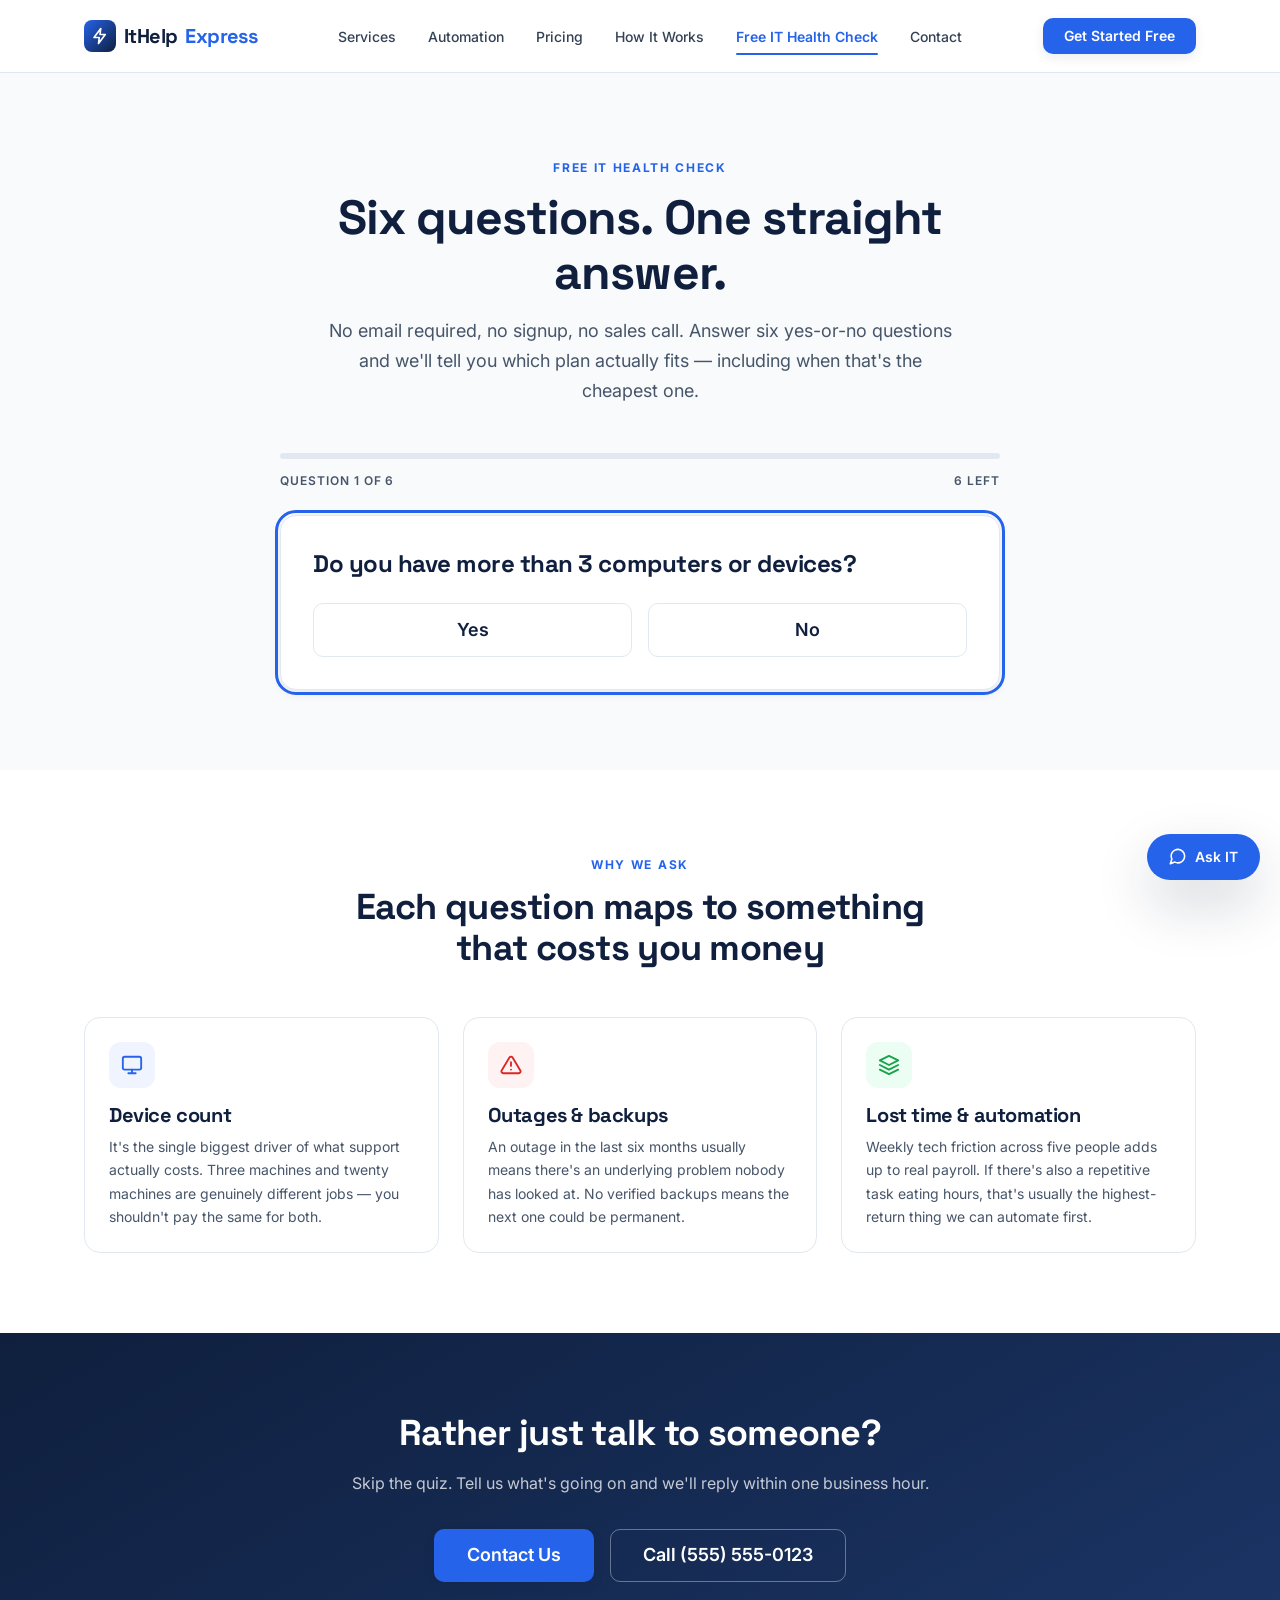
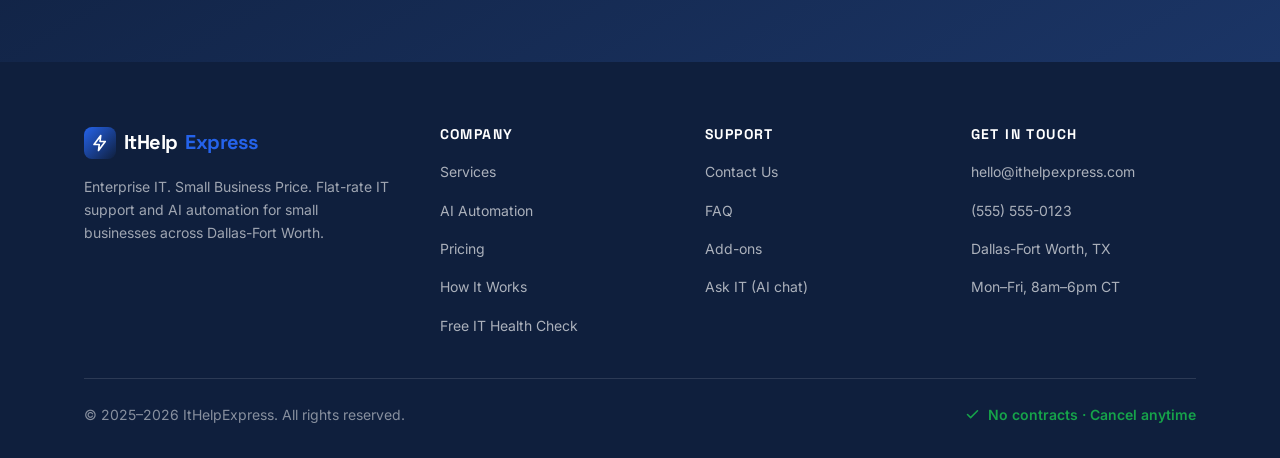
<file: assessment.html>
<!DOCTYPE html>
<html lang="en">
<head>
  <meta charset="UTF-8" />
  <meta name="viewport" content="width=device-width, initial-scale=1.0" />

  <title>Free IT Health Check | ItHelpExpress — Find Your Right Plan</title>
  <meta name="description" content="Six quick yes-or-no questions and you'll get a personalized IT plan recommendation for your DFW small business. Free, no signup, takes under a minute." />
  <link rel="canonical" href="https://www.ithelpexpress.com/assessment.html" />

  <!-- Open Graph -->
  <meta property="og:type" content="website" />
  <meta property="og:title" content="Free IT Health Check | ItHelpExpress" />
  <meta property="og:description" content="Six quick yes-or-no questions and you'll get a personalized IT plan recommendation for your DFW small business. Free, no signup." />
  <meta property="og:url" content="https://www.ithelpexpress.com/assessment.html" />
  <meta property="og:site_name" content="ItHelpExpress" />
  <meta name="twitter:card" content="summary_large_image" />
  <meta name="twitter:title" content="Free IT Health Check | ItHelpExpress" />
  <meta name="twitter:description" content="Six questions, one straight recommendation. Free IT assessment for DFW small businesses." />

  <meta name="theme-color" content="#0F1F3D" />

  <link rel="preconnect" href="https://fonts.googleapis.com" />
  <link rel="preconnect" href="https://fonts.gstatic.com" crossorigin />
  <link href="https://fonts.googleapis.com/css2?family=Inter:wght@400;500;600;700&family=Space+Grotesk:wght@500;600;700&display=swap" rel="stylesheet" />

  <link rel="stylesheet" href="css/style.css" />
</head>

<body>
  <a class="skip-link" href="#main">Skip to main content</a>

  <header class="site-nav">
    <nav class="container nav-inner" aria-label="Main">
      <a class="logo" href="index.html">
        <span class="logo-mark" aria-hidden="true">
          <svg viewBox="0 0 24 24" fill="none" stroke="#fff" stroke-width="2.2" stroke-linecap="round" stroke-linejoin="round"><path d="m13 2-9 12h7l-1 8 9-12h-7l1-8z"/></svg>
        </span>
        ItHelp<span>Express</span>
      </a>

      <ul class="nav-links" id="nav-links">
        <li><a href="index.html#services">Services</a></li>
        <li><a href="automation.html">Automation</a></li>
        <li><a href="pricing.html">Pricing</a></li>
        <li><a href="index.html#how-it-works">How It Works</a></li>
        <li><a href="assessment.html">Free IT Health Check</a></li>
        <li><a href="contact.html">Contact</a></li>
      </ul>

      <div class="nav-cta">
        <button class="nav-toggle" type="button" aria-label="Toggle navigation menu" aria-expanded="false" aria-controls="nav-links">
          <svg width="20" height="20" viewBox="0 0 24 24" fill="none" stroke="currentColor" stroke-width="2.2" stroke-linecap="round" aria-hidden="true"><path d="M3 6h18M3 12h18M3 18h18"/></svg>
        </button>
        <a class="btn btn--primary" href="contact.html">Get Started<span class="cta-full">Free</span></a>
      </div>
    </nav>
  </header>

  <main id="main">
    <section class="section section--alt">
      <div class="container">
        <div class="section-head section-head--center">
          <span class="eyebrow">Free IT Health Check</span>
          <h1>Six questions. One straight answer.</h1>
          <p>No email required, no signup, no sales call. Answer six yes-or-no questions and we'll tell you which plan actually fits — including when that's the cheapest one.</p>
        </div>

        <div class="quiz">
          <!-- ===== QUIZ ===== -->
          <div id="quizStage">
            <div class="quiz-progress" role="progressbar" aria-label="Quiz progress" aria-valuemin="0" aria-valuemax="6" aria-valuenow="0">
              <div class="quiz-progress__bar" id="quizProgressBar"></div>
            </div>
            <div class="quiz-meta">
              <span id="quizStep">Question 1 of 6</span>
              <span id="quizRemaining">6 left</span>
            </div>

            <div class="quiz-question" id="questionCard" tabindex="-1">
              <h2 id="questionText">Do you have more than 3 computers or devices?</h2>

              <div class="quiz-answers">
                <button type="button" class="btn btn--secondary btn--lg" data-answer="yes">Yes</button>
                <button type="button" class="btn btn--secondary btn--lg" data-answer="no">No</button>
              </div>

              <button type="button" class="quiz-back" id="quizBack" hidden>&larr; Back</button>
            </div>
          </div>

          <!-- ===== RESULT ===== -->
          <div id="resultStage" hidden tabindex="-1">
            <div class="panel">
              <div class="loading-line" id="resultLoading">
                <span class="dots" aria-hidden="true"><span></span><span></span><span></span></span>
                Reading your answers and picking the right plan…
              </div>

              <div id="resultContent" hidden>
                <span class="eyebrow">Your recommendation</span>
                <h2>Here's what we'd put you on</h2>

                <div class="result-plan">
                  <span class="name" id="resultPlanName">Business</span>
                  <span class="price" id="resultPlanPrice">$249/mo</span>
                </div>
                <p style="font-size: var(--text-sm); margin-top: calc(var(--space-5) * -1); margin-bottom: var(--space-5);" id="resultPlanBlurb"></p>

                <div class="result-body">
                  <p id="resultReason"></p>

                  <div id="resultAddonsWrap" hidden>
                    <p><strong>Worth adding in your case:</strong></p>
                    <ul id="resultAddons"></ul>
                  </div>
                </div>

                <div class="result-actions">
                  <a class="btn btn--primary btn--lg" id="resultCta" href="contact.html">Get Started</a>
                  <a class="btn btn--secondary btn--lg" href="pricing.html">Compare all plans</a>
                </div>

                <p class="mt-6" style="font-size: var(--text-sm);">
                  Not sure this is right? <button type="button" class="quiz-back" id="quizRestart" style="margin: 0; text-decoration: underline;">Retake the check</button>
                  or <a href="#" data-open-chat>ask our AI assistant</a> about it.
                </p>
              </div>
            </div>
          </div>
        </div>
      </div>
    </section>

    <!-- ===================== WHY IT MATTERS ===================== -->
    <section class="section">
      <div class="container">
        <div class="section-head section-head--center">
          <span class="eyebrow">Why we ask</span>
          <h2>Each question maps to something that costs you money</h2>
        </div>

        <div class="grid grid--3">
          <article class="card">
            <div class="card-icon" aria-hidden="true">
              <svg viewBox="0 0 24 24" fill="none" stroke="currentColor" stroke-width="2" stroke-linecap="round" stroke-linejoin="round"><rect x="2" y="3" width="20" height="14" rx="2"/><path d="M8 21h8M12 17v4"/></svg>
            </div>
            <h3>Device count</h3>
            <p>It's the single biggest driver of what support actually costs. Three machines and twenty machines are genuinely different jobs — you shouldn't pay the same for both.</p>
          </article>

          <article class="card">
            <div class="card-icon card-icon--red" aria-hidden="true">
              <svg viewBox="0 0 24 24" fill="none" stroke="currentColor" stroke-width="2" stroke-linecap="round" stroke-linejoin="round"><path d="M10.29 3.86 1.82 18a2 2 0 0 0 1.71 3h16.94a2 2 0 0 0 1.71-3L13.71 3.86a2 2 0 0 0-3.42 0z"/><path d="M12 9v4M12 17h.01"/></svg>
            </div>
            <h3>Outages &amp; backups</h3>
            <p>An outage in the last six months usually means there's an underlying problem nobody has looked at. No verified backups means the next one could be permanent.</p>
          </article>

          <article class="card">
            <div class="card-icon card-icon--green" aria-hidden="true">
              <svg viewBox="0 0 24 24" fill="none" stroke="currentColor" stroke-width="2" stroke-linecap="round" stroke-linejoin="round"><path d="M12 2 2 7l10 5 10-5-10-5z"/><path d="m2 17 10 5 10-5"/><path d="m2 12 10 5 10-5"/></svg>
            </div>
            <h3>Lost time &amp; automation</h3>
            <p>Weekly tech friction across five people adds up to real payroll. If there's also a repetitive task eating hours, that's usually the highest-return thing we can automate first.</p>
          </article>
        </div>
      </div>
    </section>

    <!-- ===================== CTA ===================== -->
    <section class="cta-band">
      <div class="container container-narrow text-center">
        <h2>Rather just talk to someone?</h2>
        <p class="mt-4">Skip the quiz. Tell us what's going on and we'll reply within one business hour.</p>
        <div class="hero-actions" style="justify-content: center;">
          <a class="btn btn--primary btn--lg" href="contact.html">Contact Us</a>
          <a class="btn btn--ghost btn--lg" href="tel:+15555550123">Call (555) 555-0123</a>
        </div>
      </div>
    </section>
  </main>

  <footer class="site-footer">
    <div class="container">
      <div class="footer-grid">
        <div>
          <a class="logo" href="index.html">
            <span class="logo-mark" aria-hidden="true">
              <svg viewBox="0 0 24 24" fill="none" stroke="#fff" stroke-width="2.2" stroke-linecap="round" stroke-linejoin="round"><path d="m13 2-9 12h7l-1 8 9-12h-7l1-8z"/></svg>
            </span>
            ItHelp<span>Express</span>
          </a>
          <p class="footer-blurb">Enterprise IT. Small Business Price. Flat-rate IT support and AI automation for small businesses across Dallas-Fort Worth.</p>
        </div>

        <div class="footer-col">
          <h4>Company</h4>
          <ul>
            <li><a href="index.html#services">Services</a></li>
            <li><a href="automation.html">AI Automation</a></li>
            <li><a href="pricing.html">Pricing</a></li>
            <li><a href="index.html#how-it-works">How It Works</a></li>
            <li><a href="assessment.html">Free IT Health Check</a></li>
          </ul>
        </div>

        <div class="footer-col">
          <h4>Support</h4>
          <ul>
            <li><a href="contact.html">Contact Us</a></li>
            <li><a href="index.html#faq">FAQ</a></li>
            <li><a href="index.html#add-ons">Add-ons</a></li>
            <li><a href="#" data-open-chat>Ask IT (AI chat)</a></li>
          </ul>
        </div>

        <div class="footer-col">
          <h4>Get in touch</h4>
          <ul>
            <li><a href="mailto:hello@ithelpexpress.com">hello@ithelpexpress.com</a></li>
            <li><a href="tel:+15555550123">(555) 555-0123</a></li>
            <li><span>Dallas-Fort Worth, TX</span></li>
            <li><span>Mon–Fri, 8am–6pm CT</span></li>
          </ul>
        </div>
      </div>

      <div class="footer-bottom">
        <span>&copy; 2025&ndash;<span id="footerYear">2025</span> ItHelpExpress. All rights reserved.</span>
        <span class="badge">
          <svg viewBox="0 0 24 24" fill="none" stroke="currentColor" stroke-width="2.5" stroke-linecap="round" stroke-linejoin="round" aria-hidden="true"><path d="M20 6 9 17l-5-5"/></svg>
          No contracts &middot; Cancel anytime
        </span>
      </div>
    </div>
  </footer>

  <script src="js/main.js"></script>
  <script src="js/assessment.js"></script>
  <script src="js/chat.js"></script>
</body>
</html>
</file>
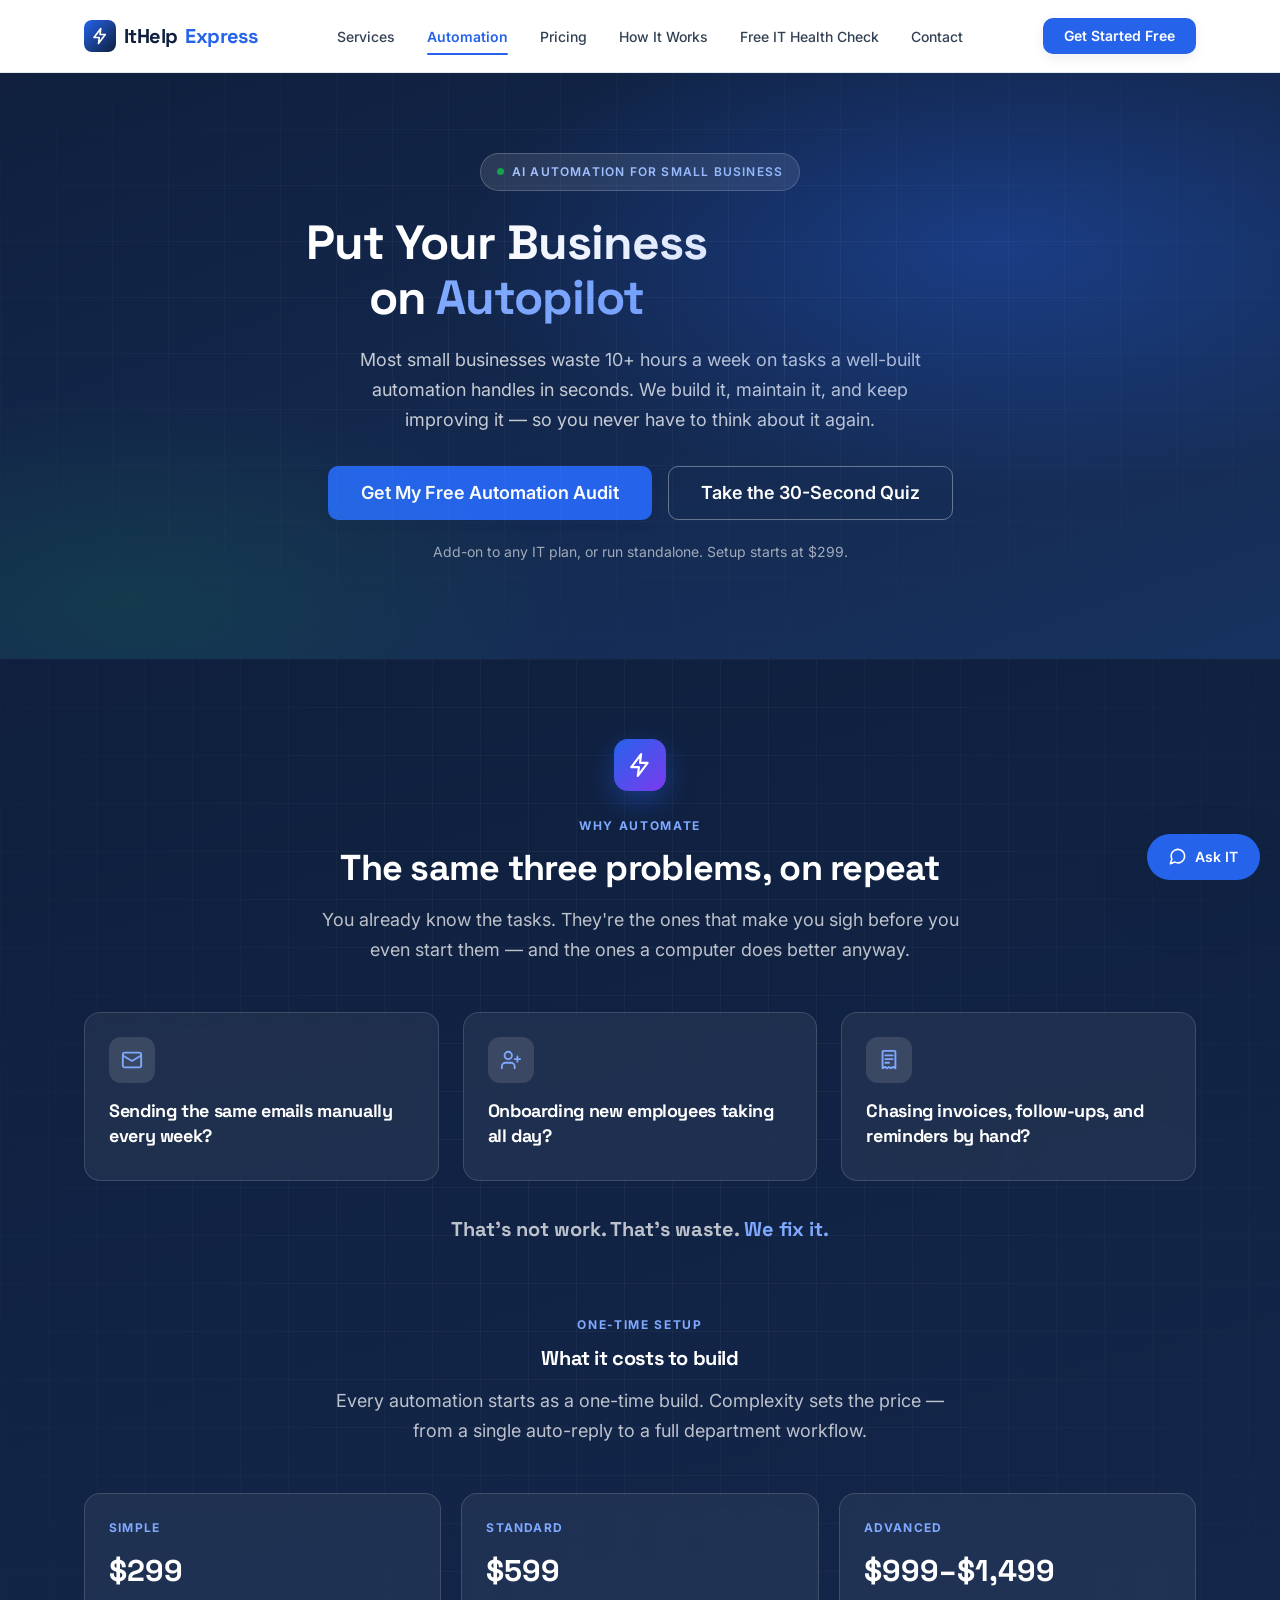
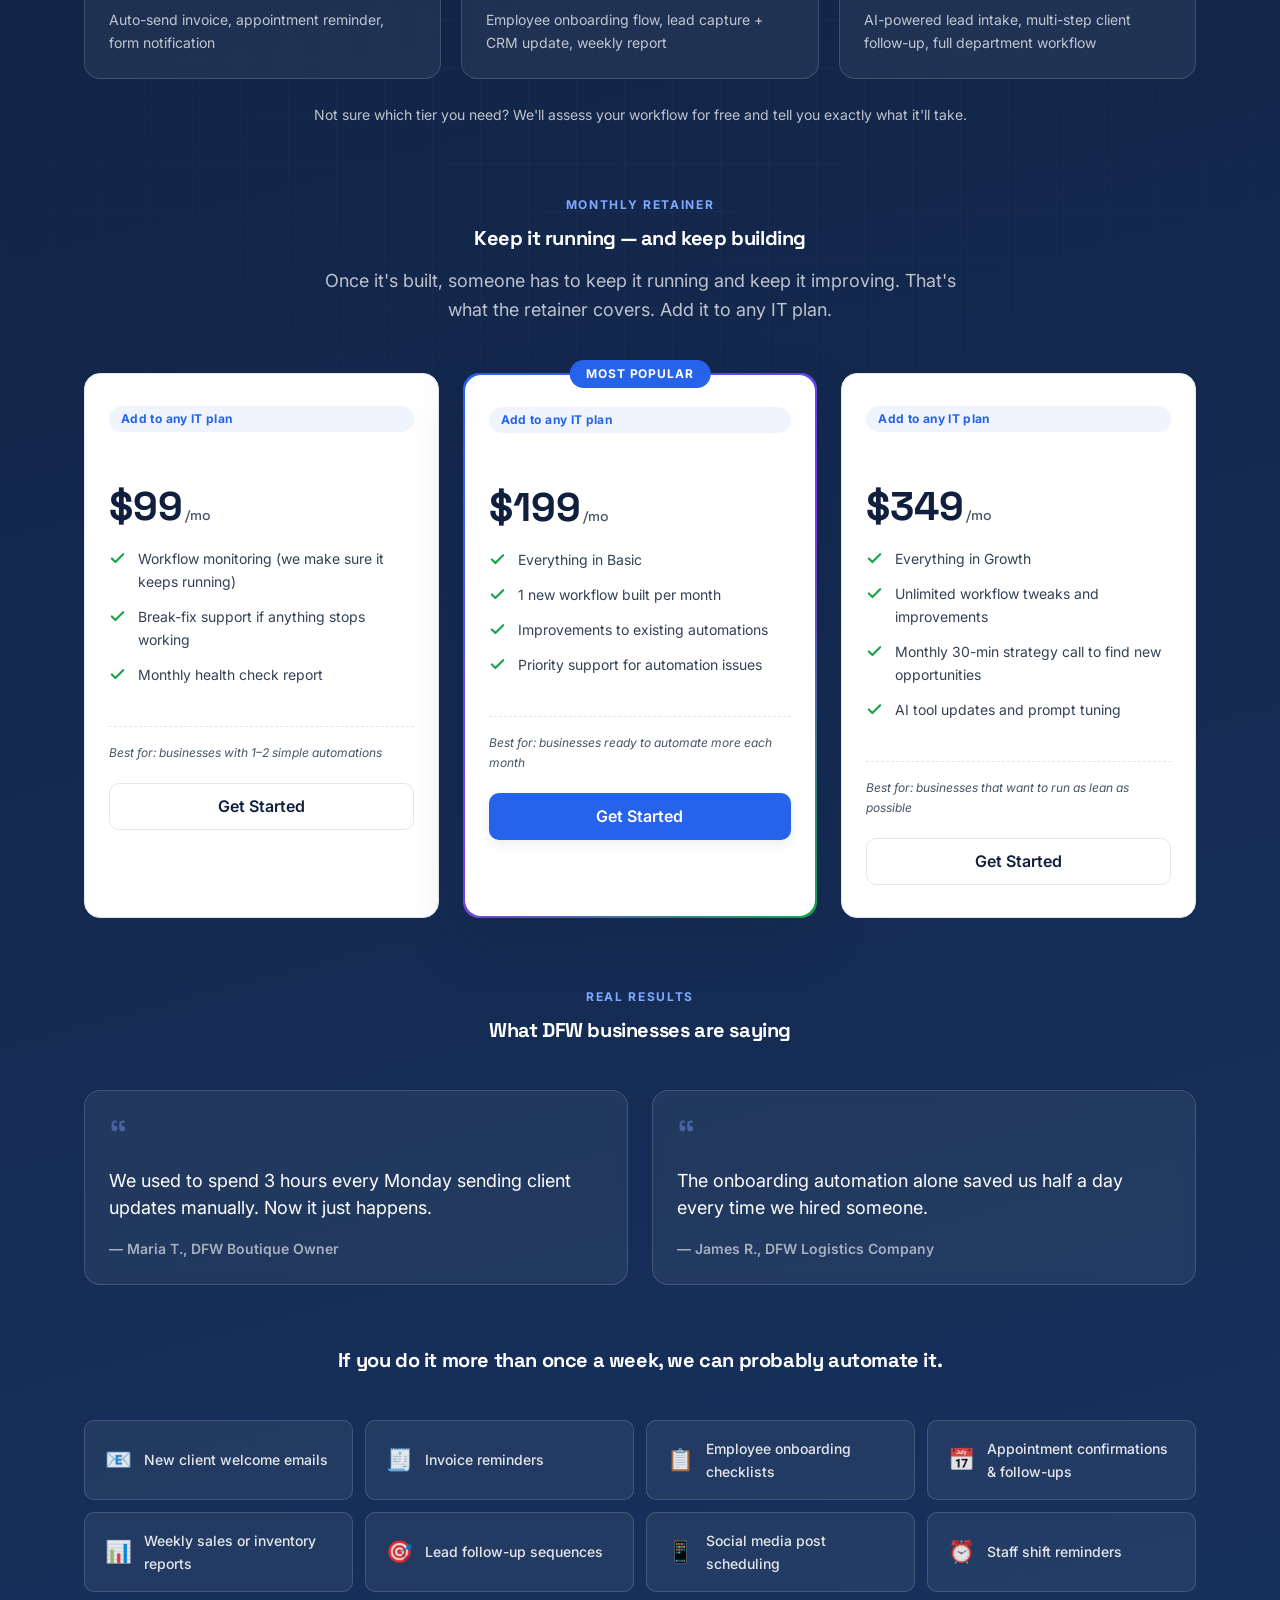
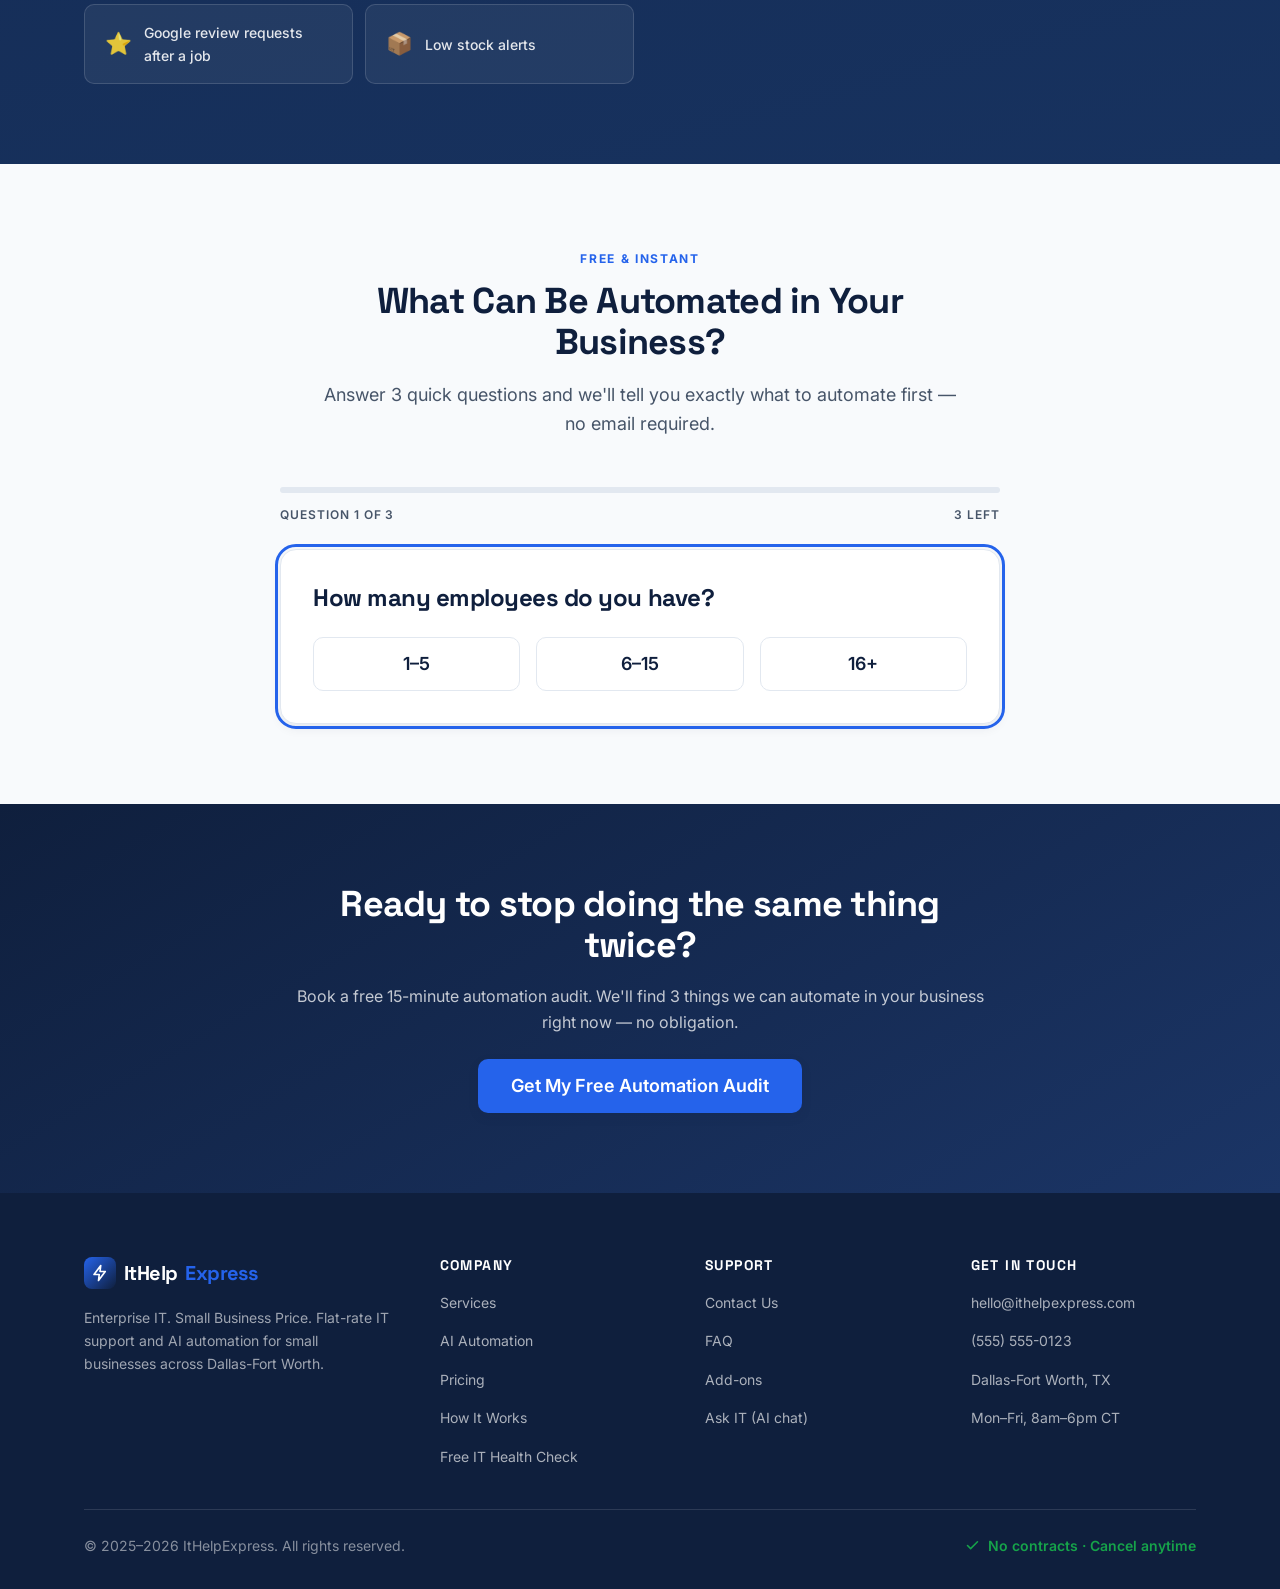
<file: automation.html>
<!DOCTYPE html>
<html lang="en">
<head>
  <meta charset="UTF-8" />
  <meta name="viewport" content="width=device-width, initial-scale=1.0" />

  <title>AI Automation for Small Business | ItHelpExpress DFW</title>
  <meta name="description" content="We build and maintain AI automations for small businesses in Dallas-Fort Worth. Save 10+ hours a week starting at $99/mo. Free automation audit included." />
  <link rel="canonical" href="https://www.ithelpexpress.com/automation.html" />

  <!-- Open Graph -->
  <meta property="og:type" content="website" />
  <meta property="og:title" content="AI Automation for Small Business | ItHelpExpress DFW" />
  <meta property="og:description" content="We build and maintain AI automations for small businesses in Dallas-Fort Worth. Save 10+ hours a week starting at $99/mo. Free automation audit included." />
  <meta property="og:url" content="https://www.ithelpexpress.com/automation.html" />
  <meta property="og:site_name" content="ItHelpExpress" />
  <meta name="twitter:card" content="summary_large_image" />
  <meta name="twitter:title" content="AI Automation for Small Business | ItHelpExpress DFW" />
  <meta name="twitter:description" content="We build and maintain AI automations for small businesses in DFW. Save 10+ hours a week starting at $99/mo." />

  <meta name="theme-color" content="#0F1F3D" />

  <link rel="preconnect" href="https://fonts.googleapis.com" />
  <link rel="preconnect" href="https://fonts.gstatic.com" crossorigin />
  <link href="https://fonts.googleapis.com/css2?family=Inter:wght@400;500;600;700&family=Space+Grotesk:wght@500;600;700&display=swap" rel="stylesheet" />

  <link rel="stylesheet" href="css/style.css" />

  <!-- schema.org Service -->
  <script type="application/ld+json">
  {
    "@context": "https://schema.org",
    "@type": "Service",
    "serviceType": "AI Business Process Automation",
    "provider": {
      "@type": "LocalBusiness",
      "name": "ItHelpExpress"
    },
    "areaServed": { "@type": "AdministrativeArea", "name": "Dallas-Fort Worth" },
    "description": "AI-built and maintained business automations for small businesses — client communication, onboarding, invoicing, and reporting workflows.",
    "offers": [
      { "@type": "Offer", "name": "Automation Basic", "price": "99", "priceCurrency": "USD" },
      { "@type": "Offer", "name": "Automation Growth", "price": "199", "priceCurrency": "USD" },
      { "@type": "Offer", "name": "Automation Pro", "price": "349", "priceCurrency": "USD" }
    ]
  }
  </script>
</head>

<body>
  <a class="skip-link" href="#main">Skip to main content</a>

  <header class="site-nav">
    <nav class="container nav-inner" aria-label="Main">
      <a class="logo" href="index.html">
        <span class="logo-mark" aria-hidden="true">
          <svg viewBox="0 0 24 24" fill="none" stroke="#fff" stroke-width="2.2" stroke-linecap="round" stroke-linejoin="round"><path d="m13 2-9 12h7l-1 8 9-12h-7l1-8z"/></svg>
        </span>
        ItHelp<span>Express</span>
      </a>

      <ul class="nav-links" id="nav-links">
        <li><a href="index.html#services">Services</a></li>
        <li><a href="automation.html">Automation</a></li>
        <li><a href="pricing.html">Pricing</a></li>
        <li><a href="index.html#how-it-works">How It Works</a></li>
        <li><a href="assessment.html">Free IT Health Check</a></li>
        <li><a href="contact.html">Contact</a></li>
      </ul>

      <div class="nav-cta">
        <button class="nav-toggle" type="button" aria-label="Toggle navigation menu" aria-expanded="false" aria-controls="nav-links">
          <svg width="20" height="20" viewBox="0 0 24 24" fill="none" stroke="currentColor" stroke-width="2.2" stroke-linecap="round" aria-hidden="true"><path d="M3 6h18M3 12h18M3 18h18"/></svg>
        </button>
        <a class="btn btn--primary" href="contact.html">Get Started<span class="cta-full">Free</span></a>
      </div>
    </nav>
  </header>

  <main id="main">

    <!-- ===================== HERO ===================== -->
    <section class="hero">
      <div class="container text-center" style="max-width: 780px;">
        <span class="hero-badge"><span class="dot" aria-hidden="true"></span> AI Automation for Small Business</span>
        <h1>Put Your Business on <span class="accent">Autopilot</span></h1>
        <p class="hero-sub" style="margin-left: auto; margin-right: auto;">
          Most small businesses waste 10+ hours a week on tasks a well-built automation handles
          in seconds. We build it, maintain it, and keep improving it — so you never have to
          think about it again.
        </p>
        <div class="hero-actions" style="justify-content: center;">
          <a class="btn btn--primary btn--lg" href="contact.html?topic=automation-audit">Get My Free Automation Audit</a>
          <a class="btn btn--ghost btn--lg" href="#quiz">Take the 30-Second Quiz</a>
        </div>
        <p class="hero-note">Add-on to any IT plan, or run standalone. Setup starts at $299.</p>
      </div>
    </section>

    <!-- ===================== AUTOMATION PACKAGE ===================== -->
    <section class="section section--automation">
      <div class="container">
        <div class="section-head section-head--center">
          <div class="automation-icon" aria-hidden="true">
            <svg viewBox="0 0 24 24" fill="none" stroke="#fff" stroke-width="2" stroke-linecap="round" stroke-linejoin="round"><path d="m13 2-9 12h7l-1 8 9-12h-7l1-8z"/></svg>
          </div>
          <span class="eyebrow">Why automate</span>
          <h2>The same three problems, on repeat</h2>
          <p>You already know the tasks. They're the ones that make you sigh before you even start them — and the ones a computer does better anyway.</p>
        </div>

        <div class="grid grid--3">
          <article class="card automation-pain-card">
            <div class="card-icon" aria-hidden="true">
              <svg viewBox="0 0 24 24" fill="none" stroke="currentColor" stroke-width="2" stroke-linecap="round" stroke-linejoin="round"><rect x="2" y="4" width="20" height="16" rx="2"/><path d="m22 7-10 6L2 7"/></svg>
            </div>
            <h3>Sending the same emails manually every week?</h3>
          </article>

          <article class="card automation-pain-card">
            <div class="card-icon" aria-hidden="true">
              <svg viewBox="0 0 24 24" fill="none" stroke="currentColor" stroke-width="2" stroke-linecap="round" stroke-linejoin="round"><path d="M16 21v-2a4 4 0 0 0-4-4H6a4 4 0 0 0-4 4v2"/><circle cx="9" cy="7" r="4"/><path d="M19 8v6M22 11h-6"/></svg>
            </div>
            <h3>Onboarding new employees taking all day?</h3>
          </article>

          <article class="card automation-pain-card">
            <div class="card-icon" aria-hidden="true">
              <svg viewBox="0 0 24 24" fill="none" stroke="currentColor" stroke-width="2" stroke-linecap="round" stroke-linejoin="round"><path d="M6 2h12a1 1 0 0 1 1 1v18l-2.5-1.5L14 21l-2-1.5L10 21l-2.5-1.5L5 21V3a1 1 0 0 1 1-1z"/><path d="M8 7h8M8 11h8M8 15h4"/></svg>
            </div>
            <h3>Chasing invoices, follow-ups, and reminders by hand?</h3>
          </article>
        </div>

        <p class="automation-tagline">That's not work. That's waste. <strong>We fix it.</strong></p>

        <!-- Setup fees -->
        <div class="section-head section-head--center">
          <span class="eyebrow">One-time setup</span>
          <h3>What it costs to build</h3>
          <p>Every automation starts as a one-time build. Complexity sets the price — from a single auto-reply to a full department workflow.</p>
        </div>

        <div class="fee-grid">
          <div class="fee-card">
            <div class="fee-card__tier">Simple</div>
            <div class="fee-card__price">$299</div>
            <p class="fee-card__examples">Auto-send invoice, appointment reminder, form notification</p>
          </div>
          <div class="fee-card">
            <div class="fee-card__tier">Standard</div>
            <div class="fee-card__price">$599</div>
            <p class="fee-card__examples">Employee onboarding flow, lead capture + CRM update, weekly report</p>
          </div>
          <div class="fee-card">
            <div class="fee-card__tier">Advanced</div>
            <div class="fee-card__price">$999&ndash;$1,499</div>
            <p class="fee-card__examples">AI-powered lead intake, multi-step client follow-up, full department workflow</p>
          </div>
        </div>
        <p class="fee-note">Not sure which tier you need? We'll assess your workflow for free and tell you exactly what it'll take.</p>

        <!-- Monthly retainer packages -->
        <div class="section-head section-head--center">
          <span class="eyebrow">Monthly retainer</span>
          <h3>Keep it running — and keep building</h3>
          <p>Once it's built, someone has to keep it running and keep it improving. That's what the retainer covers. Add it to any IT plan.</p>
        </div>

        <div class="automation-plans">
          <div class="automation-plan">
            <div class="automation-plan__inner">
              <span class="automation-plan__addon-tag">Add to any IT plan</span>
              <h4 class="automation-plan__name">Automation Basic</h4>
              <div class="automation-plan__price">$99<span>/mo</span></div>
              <ul class="plan__features">
                <li><svg viewBox="0 0 24 24" fill="none" stroke="currentColor" stroke-width="3" stroke-linecap="round" stroke-linejoin="round" aria-hidden="true"><path d="M20 6 9 17l-5-5"/></svg> Workflow monitoring (we make sure it keeps running)</li>
                <li><svg viewBox="0 0 24 24" fill="none" stroke="currentColor" stroke-width="3" stroke-linecap="round" stroke-linejoin="round" aria-hidden="true"><path d="M20 6 9 17l-5-5"/></svg> Break-fix support if anything stops working</li>
                <li><svg viewBox="0 0 24 24" fill="none" stroke="currentColor" stroke-width="3" stroke-linecap="round" stroke-linejoin="round" aria-hidden="true"><path d="M20 6 9 17l-5-5"/></svg> Monthly health check report</li>
              </ul>
              <p class="automation-plan__best">Best for: businesses with 1–2 simple automations</p>
              <a class="btn btn--secondary btn--block" href="contact.html?topic=automation-audit&amp;package=Basic">Get Started</a>
            </div>
          </div>

          <div class="automation-plan automation-plan--popular">
            <span class="plan__flag">Most Popular</span>
            <div class="automation-plan__inner">
              <span class="automation-plan__addon-tag">Add to any IT plan</span>
              <h4 class="automation-plan__name">Automation Growth</h4>
              <div class="automation-plan__price">$199<span>/mo</span></div>
              <ul class="plan__features">
                <li><svg viewBox="0 0 24 24" fill="none" stroke="currentColor" stroke-width="3" stroke-linecap="round" stroke-linejoin="round" aria-hidden="true"><path d="M20 6 9 17l-5-5"/></svg> Everything in Basic</li>
                <li><svg viewBox="0 0 24 24" fill="none" stroke="currentColor" stroke-width="3" stroke-linecap="round" stroke-linejoin="round" aria-hidden="true"><path d="M20 6 9 17l-5-5"/></svg> 1 new workflow built per month</li>
                <li><svg viewBox="0 0 24 24" fill="none" stroke="currentColor" stroke-width="3" stroke-linecap="round" stroke-linejoin="round" aria-hidden="true"><path d="M20 6 9 17l-5-5"/></svg> Improvements to existing automations</li>
                <li><svg viewBox="0 0 24 24" fill="none" stroke="currentColor" stroke-width="3" stroke-linecap="round" stroke-linejoin="round" aria-hidden="true"><path d="M20 6 9 17l-5-5"/></svg> Priority support for automation issues</li>
              </ul>
              <p class="automation-plan__best">Best for: businesses ready to automate more each month</p>
              <a class="btn btn--primary btn--block" href="contact.html?topic=automation-audit&amp;package=Growth">Get Started</a>
            </div>
          </div>

          <div class="automation-plan">
            <div class="automation-plan__inner">
              <span class="automation-plan__addon-tag">Add to any IT plan</span>
              <h4 class="automation-plan__name">Automation Pro</h4>
              <div class="automation-plan__price">$349<span>/mo</span></div>
              <ul class="plan__features">
                <li><svg viewBox="0 0 24 24" fill="none" stroke="currentColor" stroke-width="3" stroke-linecap="round" stroke-linejoin="round" aria-hidden="true"><path d="M20 6 9 17l-5-5"/></svg> Everything in Growth</li>
                <li><svg viewBox="0 0 24 24" fill="none" stroke="currentColor" stroke-width="3" stroke-linecap="round" stroke-linejoin="round" aria-hidden="true"><path d="M20 6 9 17l-5-5"/></svg> Unlimited workflow tweaks and improvements</li>
                <li><svg viewBox="0 0 24 24" fill="none" stroke="currentColor" stroke-width="3" stroke-linecap="round" stroke-linejoin="round" aria-hidden="true"><path d="M20 6 9 17l-5-5"/></svg> Monthly 30-min strategy call to find new opportunities</li>
                <li><svg viewBox="0 0 24 24" fill="none" stroke="currentColor" stroke-width="3" stroke-linecap="round" stroke-linejoin="round" aria-hidden="true"><path d="M20 6 9 17l-5-5"/></svg> AI tool updates and prompt tuning</li>
              </ul>
              <p class="automation-plan__best">Best for: businesses that want to run as lean as possible</p>
              <a class="btn btn--secondary btn--block" href="contact.html?topic=automation-audit&amp;package=Pro">Get Started</a>
            </div>
          </div>
        </div>

        <!-- Social proof -->
        <div class="section-head section-head--center">
          <span class="eyebrow">Real results</span>
          <h3>What DFW businesses are saying</h3>
        </div>
        <div class="testimonial-grid">
          <blockquote class="testimonial">
            <div class="testimonial__mark" aria-hidden="true">&ldquo;</div>
            <p>We used to spend 3 hours every Monday sending client updates manually. Now it just happens.</p>
            <cite>&mdash; Maria T., DFW Boutique Owner</cite>
          </blockquote>
          <blockquote class="testimonial">
            <div class="testimonial__mark" aria-hidden="true">&ldquo;</div>
            <p>The onboarding automation alone saved us half a day every time we hired someone.</p>
            <cite>&mdash; James R., DFW Logistics Company</cite>
          </blockquote>
        </div>

        <!-- What can be automated -->
        <div class="section-head section-head--center" id="examples">
          <h3>If you do it more than once a week, we can probably automate it.</h3>
        </div>
        <div class="emoji-grid">
          <div class="emoji-item"><span class="emoji" aria-hidden="true">📧</span> New client welcome emails</div>
          <div class="emoji-item"><span class="emoji" aria-hidden="true">🧾</span> Invoice reminders</div>
          <div class="emoji-item"><span class="emoji" aria-hidden="true">📋</span> Employee onboarding checklists</div>
          <div class="emoji-item"><span class="emoji" aria-hidden="true">📅</span> Appointment confirmations &amp; follow-ups</div>
          <div class="emoji-item"><span class="emoji" aria-hidden="true">📊</span> Weekly sales or inventory reports</div>
          <div class="emoji-item"><span class="emoji" aria-hidden="true">🎯</span> Lead follow-up sequences</div>
          <div class="emoji-item"><span class="emoji" aria-hidden="true">📱</span> Social media post scheduling</div>
          <div class="emoji-item"><span class="emoji" aria-hidden="true">⏰</span> Staff shift reminders</div>
          <div class="emoji-item"><span class="emoji" aria-hidden="true">⭐</span> Google review requests after a job</div>
          <div class="emoji-item"><span class="emoji" aria-hidden="true">📦</span> Low stock alerts</div>
        </div>
      </div>
    </section>

    <!-- ===================== QUIZ ===================== -->
    <section class="section section--alt" id="quiz">
      <div class="container">
        <div class="section-head section-head--center">
          <span class="eyebrow">Free &amp; instant</span>
          <h2>What Can Be Automated in Your Business?</h2>
          <p>Answer 3 quick questions and we'll tell you exactly what to automate first — no email required.</p>
        </div>

        <div class="quiz">
          <!-- ===== QUIZ ===== -->
          <div id="automationQuizStage">
            <div class="quiz-progress" role="progressbar" aria-label="Quiz progress" aria-valuemin="0" aria-valuemax="3" aria-valuenow="0">
              <div class="quiz-progress__bar" id="automationProgressBar"></div>
            </div>
            <div class="quiz-meta">
              <span id="automationQuizStep">Question 1 of 3</span>
              <span id="automationQuizRemaining">3 left</span>
            </div>

            <div class="quiz-question" id="automationQuestionCard" tabindex="-1">
              <h2 id="automationQuestionText">How many employees do you have?</h2>
              <div id="automationAnswerArea"></div>
              <button type="button" class="quiz-back" id="automationQuizBack" hidden>&larr; Back</button>
            </div>
          </div>

          <!-- ===== RESULT ===== -->
          <div id="automationResultStage" hidden tabindex="-1">
            <div class="panel">
              <div class="loading-line" id="automationResultLoading">
                <span class="dots" aria-hidden="true"><span></span><span></span><span></span></span>
                Finding the automations that would save you the most time…
              </div>

              <div id="automationResultContent" hidden>
                <span class="eyebrow">Your recommendation</span>
                <h2>Here's what we'd automate for you first:</h2>

                <div class="automation-result-grid" id="automationResultGrid"></div>

                <div class="result-plan">
                  <span class="name" id="automationPlanName">Automation Growth</span>
                  <span class="price" id="automationPlanPrice">$199/mo</span>
                </div>

                <div class="result-body">
                  <p id="automationReason"></p>
                </div>

                <div class="result-actions">
                  <a class="btn btn--primary btn--lg" id="automationResultCta" href="contact.html?topic=automation-audit">Let's build this — Book your free audit</a>
                  <a class="btn btn--secondary btn--lg" href="pricing.html">See IT plans</a>
                </div>

                <p class="mt-6" style="font-size: var(--text-sm);">
                  Want a different read? <button type="button" class="quiz-back" id="automationQuizRestart" style="margin: 0; text-decoration: underline;">Retake the quiz</button>
                  or <a href="#" data-open-chat>ask our AI assistant</a> about it.
                </p>
              </div>
            </div>
          </div>
        </div>
      </div>
    </section>

    <!-- ===================== BOTTOM CTA ===================== -->
    <section class="cta-band">
      <div class="container container-narrow text-center">
        <h2>Ready to stop doing the same thing twice?</h2>
        <p class="mt-4">Book a free 15-minute automation audit. We'll find 3 things we can automate in your business right now — no obligation.</p>
        <a class="btn btn--primary btn--lg mt-6" href="contact.html?topic=automation-audit">Get My Free Automation Audit</a>
      </div>
    </section>
  </main>

  <footer class="site-footer">
    <div class="container">
      <div class="footer-grid">
        <div>
          <a class="logo" href="index.html">
            <span class="logo-mark" aria-hidden="true">
              <svg viewBox="0 0 24 24" fill="none" stroke="#fff" stroke-width="2.2" stroke-linecap="round" stroke-linejoin="round"><path d="m13 2-9 12h7l-1 8 9-12h-7l1-8z"/></svg>
            </span>
            ItHelp<span>Express</span>
          </a>
          <p class="footer-blurb">Enterprise IT. Small Business Price. Flat-rate IT support and AI automation for small businesses across Dallas-Fort Worth.</p>
        </div>

        <div class="footer-col">
          <h4>Company</h4>
          <ul>
            <li><a href="index.html#services">Services</a></li>
            <li><a href="automation.html">AI Automation</a></li>
            <li><a href="pricing.html">Pricing</a></li>
            <li><a href="index.html#how-it-works">How It Works</a></li>
            <li><a href="assessment.html">Free IT Health Check</a></li>
          </ul>
        </div>

        <div class="footer-col">
          <h4>Support</h4>
          <ul>
            <li><a href="contact.html">Contact Us</a></li>
            <li><a href="index.html#faq">FAQ</a></li>
            <li><a href="index.html#add-ons">Add-ons</a></li>
            <li><a href="#" data-open-chat>Ask IT (AI chat)</a></li>
          </ul>
        </div>

        <div class="footer-col">
          <h4>Get in touch</h4>
          <ul>
            <li><a href="mailto:hello@ithelpexpress.com">hello@ithelpexpress.com</a></li>
            <li><a href="tel:+15555550123">(555) 555-0123</a></li>
            <li><span>Dallas-Fort Worth, TX</span></li>
            <li><span>Mon–Fri, 8am–6pm CT</span></li>
          </ul>
        </div>
      </div>

      <div class="footer-bottom">
        <span>&copy; 2025&ndash;<span id="footerYear">2025</span> ItHelpExpress. All rights reserved.</span>
        <span class="badge">
          <svg viewBox="0 0 24 24" fill="none" stroke="currentColor" stroke-width="2.5" stroke-linecap="round" stroke-linejoin="round" aria-hidden="true"><path d="M20 6 9 17l-5-5"/></svg>
          No contracts &middot; Cancel anytime
        </span>
      </div>
    </div>
  </footer>

  <script src="js/main.js"></script>
  <script src="js/automation.js"></script>
  <script src="js/chat.js"></script>
</body>
</html>
</file>
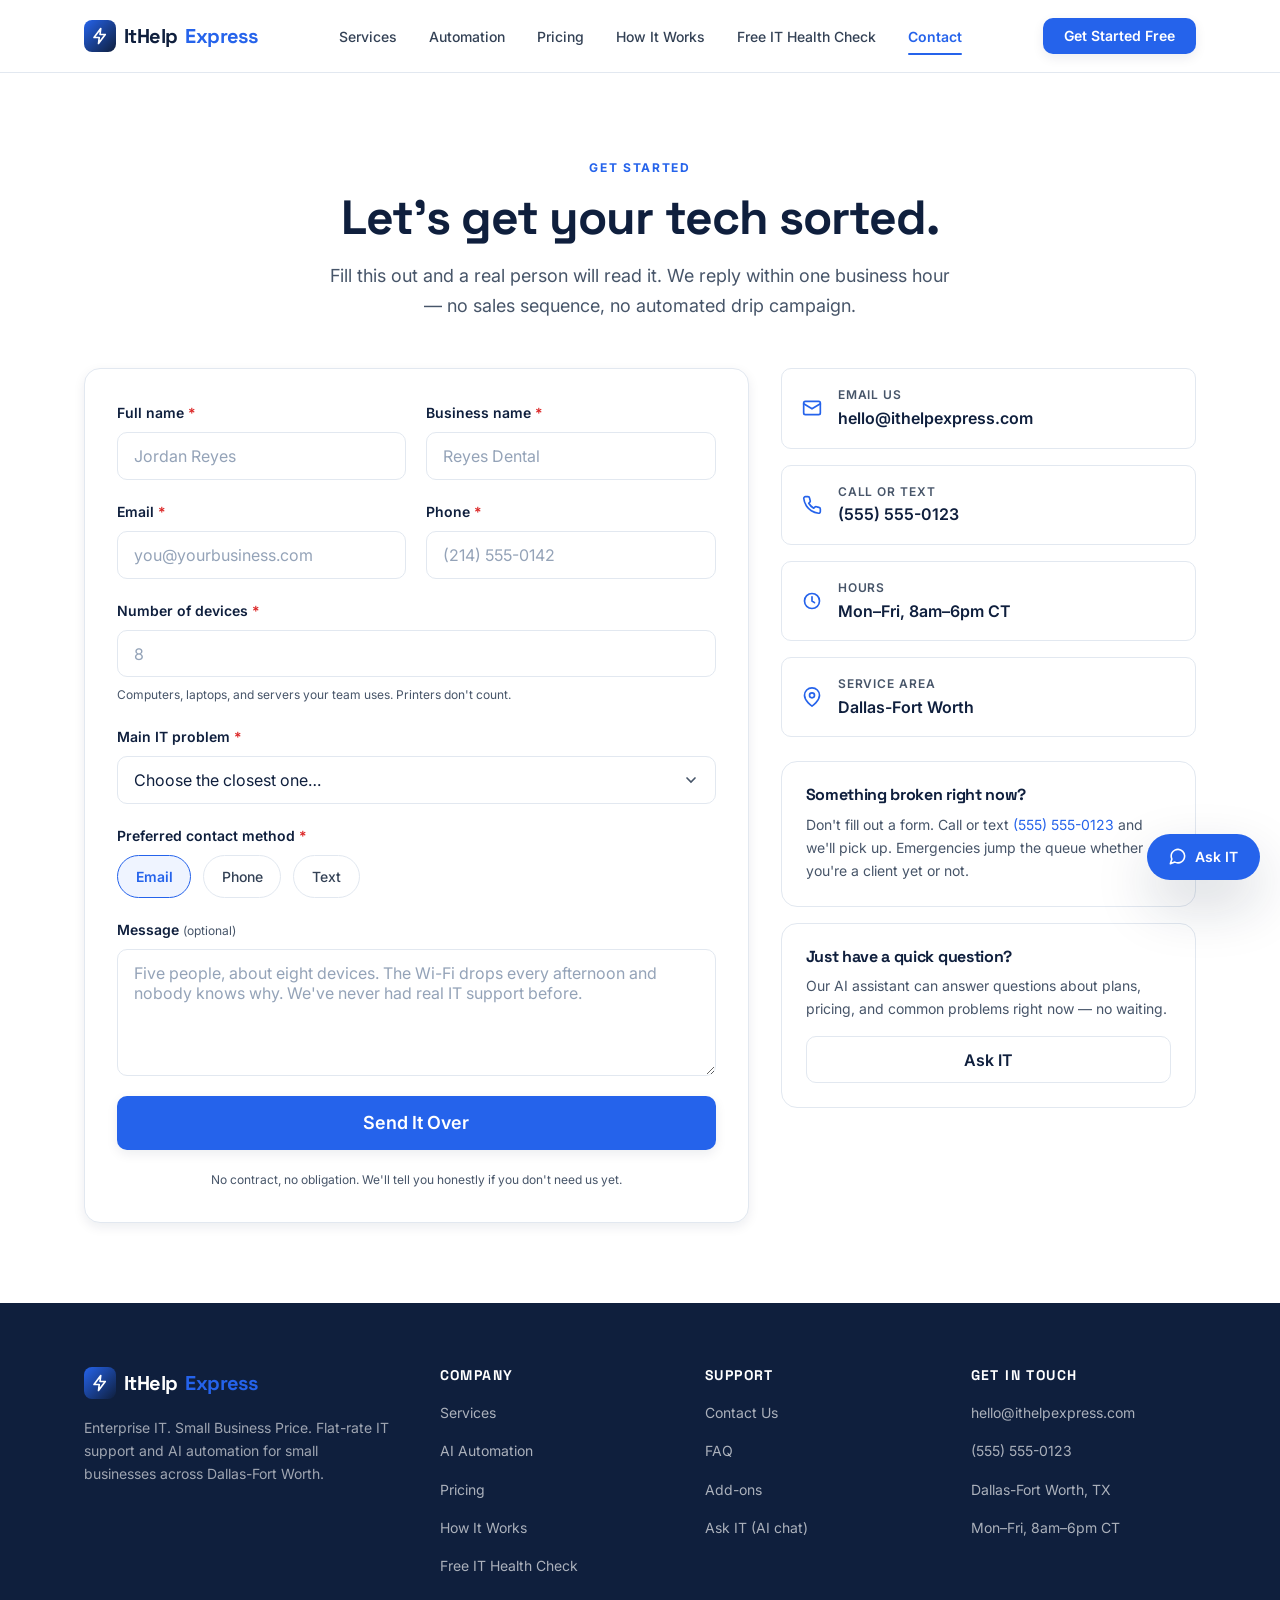
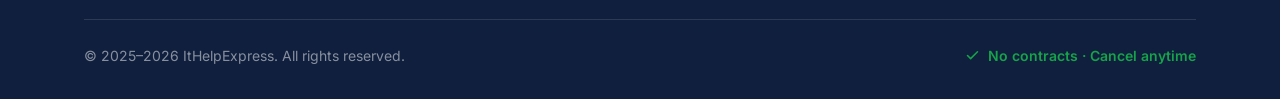
<file: contact.html>
<!DOCTYPE html>
<html lang="en">
<head>
  <meta charset="UTF-8" />
  <meta name="viewport" content="width=device-width, initial-scale=1.0" />

  <title>Get Started | ItHelpExpress IT Support DFW</title>
  <meta name="description" content="Contact ItHelpExpress for affordable IT support in DFW. We respond within 1 business hour." />
  <link rel="canonical" href="https://www.ithelpexpress.com/contact.html" />

  <!-- Open Graph -->
  <meta property="og:type" content="website" />
  <meta property="og:title" content="Get Started | ItHelpExpress IT Support DFW" />
  <meta property="og:description" content="Contact ItHelpExpress for affordable IT support in DFW. We respond within 1 business hour." />
  <meta property="og:url" content="https://www.ithelpexpress.com/contact.html" />
  <meta property="og:site_name" content="ItHelpExpress" />
  <meta name="twitter:card" content="summary_large_image" />
  <meta name="twitter:title" content="Get Started | ItHelpExpress IT Support DFW" />
  <meta name="twitter:description" content="Contact ItHelpExpress for affordable IT support in DFW. We respond within 1 business hour." />

  <meta name="theme-color" content="#0F1F3D" />

  <link rel="preconnect" href="https://fonts.googleapis.com" />
  <link rel="preconnect" href="https://fonts.gstatic.com" crossorigin />
  <link href="https://fonts.googleapis.com/css2?family=Inter:wght@400;500;600;700&family=Space+Grotesk:wght@500;600;700&display=swap" rel="stylesheet" />

  <link rel="stylesheet" href="css/style.css" />
</head>

<body>
  <a class="skip-link" href="#main">Skip to main content</a>

  <header class="site-nav">
    <nav class="container nav-inner" aria-label="Main">
      <a class="logo" href="index.html">
        <span class="logo-mark" aria-hidden="true">
          <svg viewBox="0 0 24 24" fill="none" stroke="#fff" stroke-width="2.2" stroke-linecap="round" stroke-linejoin="round"><path d="m13 2-9 12h7l-1 8 9-12h-7l1-8z"/></svg>
        </span>
        ItHelp<span>Express</span>
      </a>

      <ul class="nav-links" id="nav-links">
        <li><a href="index.html#services">Services</a></li>
        <li><a href="automation.html">Automation</a></li>
        <li><a href="pricing.html">Pricing</a></li>
        <li><a href="index.html#how-it-works">How It Works</a></li>
        <li><a href="assessment.html">Free IT Health Check</a></li>
        <li><a href="contact.html">Contact</a></li>
      </ul>

      <div class="nav-cta">
        <button class="nav-toggle" type="button" aria-label="Toggle navigation menu" aria-expanded="false" aria-controls="nav-links">
          <svg width="20" height="20" viewBox="0 0 24 24" fill="none" stroke="currentColor" stroke-width="2.2" stroke-linecap="round" aria-hidden="true"><path d="M3 6h18M3 12h18M3 18h18"/></svg>
        </button>
        <a class="btn btn--primary" href="#contactForm">Get Started<span class="cta-full">Free</span></a>
      </div>
    </nav>
  </header>

  <main id="main">
    <section class="section">
      <div class="container">
        <div class="section-head section-head--center">
          <span class="eyebrow">Get started</span>
          <h1>Let's get your tech sorted.</h1>
          <p>Fill this out and a real person will read it. We reply within one business hour — no sales sequence, no automated drip campaign.</p>
        </div>

        <div class="contact-layout">

          <!-- ===== FORM ===== -->
          <div>
            <div class="panel" id="contactFormPanel">
              <form class="form" id="contactForm" novalidate>
                <div class="form-row">
                  <div class="field">
                    <label for="fullName">Full name <span class="req" aria-hidden="true">*</span></label>
                    <input type="text" id="fullName" name="fullName" placeholder="Jordan Reyes" required autocomplete="name" />
                    <span class="error-msg" role="alert"></span>
                  </div>

                  <div class="field">
                    <label for="businessName">Business name <span class="req" aria-hidden="true">*</span></label>
                    <input type="text" id="businessName" name="businessName" placeholder="Reyes Dental" required autocomplete="organization" />
                    <span class="error-msg" role="alert"></span>
                  </div>
                </div>

                <div class="form-row">
                  <div class="field">
                    <label for="email">Email <span class="req" aria-hidden="true">*</span></label>
                    <input type="email" id="email" name="email" placeholder="you@yourbusiness.com" required autocomplete="email" />
                    <span class="error-msg" role="alert"></span>
                  </div>

                  <div class="field">
                    <label for="phone">Phone <span class="req" aria-hidden="true">*</span></label>
                    <input type="tel" id="phone" name="phone" placeholder="(214) 555-0142" required autocomplete="tel" />
                    <span class="error-msg" role="alert"></span>
                  </div>
                </div>

                <div class="field">
                  <label for="devices">Number of devices <span class="req" aria-hidden="true">*</span></label>
                  <input type="number" id="devices" name="devices" min="1" max="500" step="1" placeholder="8" required inputmode="numeric" />
                  <span class="hint">Computers, laptops, and servers your team uses. Printers don't count.</span>
                  <span class="error-msg" role="alert"></span>
                </div>

                <div class="field">
                  <label for="problem">Main IT problem <span class="req" aria-hidden="true">*</span></label>
                  <select id="problem" name="problem" required>
                    <option value="">Choose the closest one…</option>
                    <option>Slow computers</option>
                    <option>Network/Wi-Fi</option>
                    <option>Need ongoing support</option>
                    <option>Setting up new office</option>
                    <option>AI automation</option>
                    <option>Other</option>
                  </select>
                  <span class="error-msg" role="alert"></span>
                </div>

                <fieldset class="field" style="border: 0;">
                  <legend style="font-size: var(--text-sm); font-weight: 600; color: var(--color-navy); margin-bottom: var(--space-2);">
                    Preferred contact method <span class="req" aria-hidden="true">*</span>
                  </legend>
                  <div class="radio-group">
                    <label class="radio-pill">
                      <input type="radio" name="contactMethod" value="Email" checked />
                      <span>Email</span>
                    </label>
                    <label class="radio-pill">
                      <input type="radio" name="contactMethod" value="Phone" />
                      <span>Phone</span>
                    </label>
                    <label class="radio-pill">
                      <input type="radio" name="contactMethod" value="Text" />
                      <span>Text</span>
                    </label>
                  </div>
                  <span class="error-msg" role="alert"></span>
                </fieldset>

                <div class="field">
                  <label for="message">Message <span class="hint">(optional)</span></label>
                  <textarea id="message" name="message" rows="5" placeholder="Five people, about eight devices. The Wi-Fi drops every afternoon and nobody knows why. We've never had real IT support before."></textarea>
                  <span class="error-msg" role="alert"></span>
                </div>

                <button type="submit" class="btn btn--primary btn--block btn--lg">Send It Over</button>
                <p class="form-note">No contract, no obligation. We'll tell you honestly if you don't need us yet.</p>
              </form>
            </div>

            <!-- ===== CONFIRMATION ===== -->
            <div class="panel panel--success" id="confirmation" hidden tabindex="-1">
              <div class="success-head">
                <span class="success-icon" aria-hidden="true">
                  <svg viewBox="0 0 24 24" fill="none" stroke="currentColor" stroke-width="3" stroke-linecap="round" stroke-linejoin="round"><path d="M20 6 9 17l-5-5"/></svg>
                </span>
                <div>
                  <h2>Thanks, <span id="confirmName">there</span> — we'll be in touch within 1 business hour.</h2>
                  <p>Keep an eye on your inbox (and your spam folder, just in case). If it's urgent, call or text <strong>(555) 555-0123</strong> and skip the queue entirely.</p>
                </div>
              </div>

              <div class="triage-box" id="triageBox">
                <h3>
                  <svg viewBox="0 0 24 24" fill="none" stroke="currentColor" stroke-width="2" stroke-linecap="round" stroke-linejoin="round" aria-hidden="true"><path d="M12 2a7 7 0 0 0-4 12.7V17a2 2 0 0 0 2 2h4a2 2 0 0 0 2-2v-2.3A7 7 0 0 0 12 2z"/><path d="M9 21h6"/></svg>
                  Here's what to expect:
                </h3>
                <div class="loading-line">
                  <span class="dots" aria-hidden="true"><span></span><span></span><span></span></span>
                  Putting together your next steps…
                </div>
              </div>
            </div>
          </div>

          <!-- ===== SIDEBAR ===== -->
          <aside>
            <div class="contact-methods">
              <div class="contact-method">
                <svg viewBox="0 0 24 24" fill="none" stroke="currentColor" stroke-width="2" stroke-linecap="round" stroke-linejoin="round" aria-hidden="true"><rect x="2" y="4" width="20" height="16" rx="2"/><path d="m22 7-10 6L2 7"/></svg>
                <div>
                  <div class="label">Email us</div>
                  <a class="value" href="mailto:hello@ithelpexpress.com">hello@ithelpexpress.com</a>
                </div>
              </div>

              <div class="contact-method">
                <svg viewBox="0 0 24 24" fill="none" stroke="currentColor" stroke-width="2" stroke-linecap="round" stroke-linejoin="round" aria-hidden="true"><path d="M22 16.92v3a2 2 0 0 1-2.18 2 19.79 19.79 0 0 1-8.63-3.07 19.5 19.5 0 0 1-6-6A19.79 19.79 0 0 1 2.12 4.18 2 2 0 0 1 4.11 2h3a2 2 0 0 1 2 1.72c.13.96.36 1.9.7 2.81a2 2 0 0 1-.45 2.11L8.09 9.91a16 16 0 0 0 6 6l1.27-1.27a2 2 0 0 1 2.11-.45c.91.34 1.85.57 2.81.7A2 2 0 0 1 22 16.92z"/></svg>
                <div>
                  <div class="label">Call or text</div>
                  <a class="value" href="tel:+15555550123">(555) 555-0123</a>
                </div>
              </div>

              <div class="contact-method">
                <svg viewBox="0 0 24 24" fill="none" stroke="currentColor" stroke-width="2" stroke-linecap="round" stroke-linejoin="round" aria-hidden="true"><circle cx="12" cy="12" r="9"/><path d="M12 7v5l3 2"/></svg>
                <div>
                  <div class="label">Hours</div>
                  <div class="value">Mon–Fri, 8am–6pm CT</div>
                </div>
              </div>

              <div class="contact-method">
                <svg viewBox="0 0 24 24" fill="none" stroke="currentColor" stroke-width="2" stroke-linecap="round" stroke-linejoin="round" aria-hidden="true"><path d="M21 10c0 7-9 13-9 13s-9-6-9-13a9 9 0 0 1 18 0z"/><circle cx="12" cy="10" r="3"/></svg>
                <div>
                  <div class="label">Service area</div>
                  <div class="value">Dallas-Fort Worth</div>
                </div>
              </div>
            </div>

            <div class="card mt-6">
              <h3 style="font-size: var(--text-base);">Something broken right now?</h3>
              <p>Don't fill out a form. Call or text <a href="tel:+15555550123">(555) 555-0123</a> and we'll pick up. Emergencies jump the queue whether you're a client yet or not.</p>
            </div>

            <div class="card mt-4">
              <h3 style="font-size: var(--text-base);">Just have a quick question?</h3>
              <p>Our AI assistant can answer questions about plans, pricing, and common problems right now — no waiting.</p>
              <button class="btn btn--secondary btn--block mt-4" type="button" data-open-chat>Ask IT</button>
            </div>
          </aside>
        </div>
      </div>
    </section>
  </main>

  <footer class="site-footer">
    <div class="container">
      <div class="footer-grid">
        <div>
          <a class="logo" href="index.html">
            <span class="logo-mark" aria-hidden="true">
              <svg viewBox="0 0 24 24" fill="none" stroke="#fff" stroke-width="2.2" stroke-linecap="round" stroke-linejoin="round"><path d="m13 2-9 12h7l-1 8 9-12h-7l1-8z"/></svg>
            </span>
            ItHelp<span>Express</span>
          </a>
          <p class="footer-blurb">Enterprise IT. Small Business Price. Flat-rate IT support and AI automation for small businesses across Dallas-Fort Worth.</p>
        </div>

        <div class="footer-col">
          <h4>Company</h4>
          <ul>
            <li><a href="index.html#services">Services</a></li>
            <li><a href="automation.html">AI Automation</a></li>
            <li><a href="pricing.html">Pricing</a></li>
            <li><a href="index.html#how-it-works">How It Works</a></li>
            <li><a href="assessment.html">Free IT Health Check</a></li>
          </ul>
        </div>

        <div class="footer-col">
          <h4>Support</h4>
          <ul>
            <li><a href="contact.html">Contact Us</a></li>
            <li><a href="index.html#faq">FAQ</a></li>
            <li><a href="index.html#add-ons">Add-ons</a></li>
            <li><a href="#" data-open-chat>Ask IT (AI chat)</a></li>
          </ul>
        </div>

        <div class="footer-col">
          <h4>Get in touch</h4>
          <ul>
            <li><a href="mailto:hello@ithelpexpress.com">hello@ithelpexpress.com</a></li>
            <li><a href="tel:+15555550123">(555) 555-0123</a></li>
            <li><span>Dallas-Fort Worth, TX</span></li>
            <li><span>Mon–Fri, 8am–6pm CT</span></li>
          </ul>
        </div>
      </div>

      <div class="footer-bottom">
        <span>&copy; 2025&ndash;<span id="footerYear">2025</span> ItHelpExpress. All rights reserved.</span>
        <span class="badge">
          <svg viewBox="0 0 24 24" fill="none" stroke="currentColor" stroke-width="2.5" stroke-linecap="round" stroke-linejoin="round" aria-hidden="true"><path d="M20 6 9 17l-5-5"/></svg>
          No contracts &middot; Cancel anytime
        </span>
      </div>
    </div>
  </footer>

  <script src="js/main.js"></script>
  <script src="js/contact.js"></script>
  <script src="js/chat.js"></script>

  <script>
    /* Pre-fill the form when someone arrives from a specific CTA elsewhere
       on the site, so they don't have to retype what they already told us. */
    (function () {
      var params = new URLSearchParams(window.location.search);
      var message = document.getElementById('message');
      var problem = document.getElementById('problem');

      // contact.html?plan=Business — from a pricing-plan "Get Started" button.
      var plan = params.get('plan');
      var validPlans = ['Starter', 'Business', 'Growth'];
      if (plan && validPlans.indexOf(plan) !== -1) {
        if (message && !message.value) message.value = "I'm interested in the " + plan + " plan.";
        if (problem && !problem.value) problem.value = 'Need ongoing support';
        return;
      }

      // contact.html?topic=automation-audit — "Get My Free Automation Audit"
      // CTAs on the homepage and automation.html. Optional &package= from the
      // automation quiz result carries the recommended retainer tier along.
      if (params.get('topic') === 'automation-audit') {
        var pkg = params.get('package');
        var validPkgs = ['Basic', 'Growth', 'Pro'];
        if (problem && !problem.value) problem.value = 'AI automation';
        if (message && !message.value) {
          message.value = (pkg && validPkgs.indexOf(pkg) !== -1)
            ? "I'd like to book my free 15-minute automation audit. Based on the quiz, the Automation " + pkg + " package looks like a fit."
            : "I'd like to book my free 15-minute automation audit.";
        }
      }
    })();
  </script>
</body>
</html>
</file>
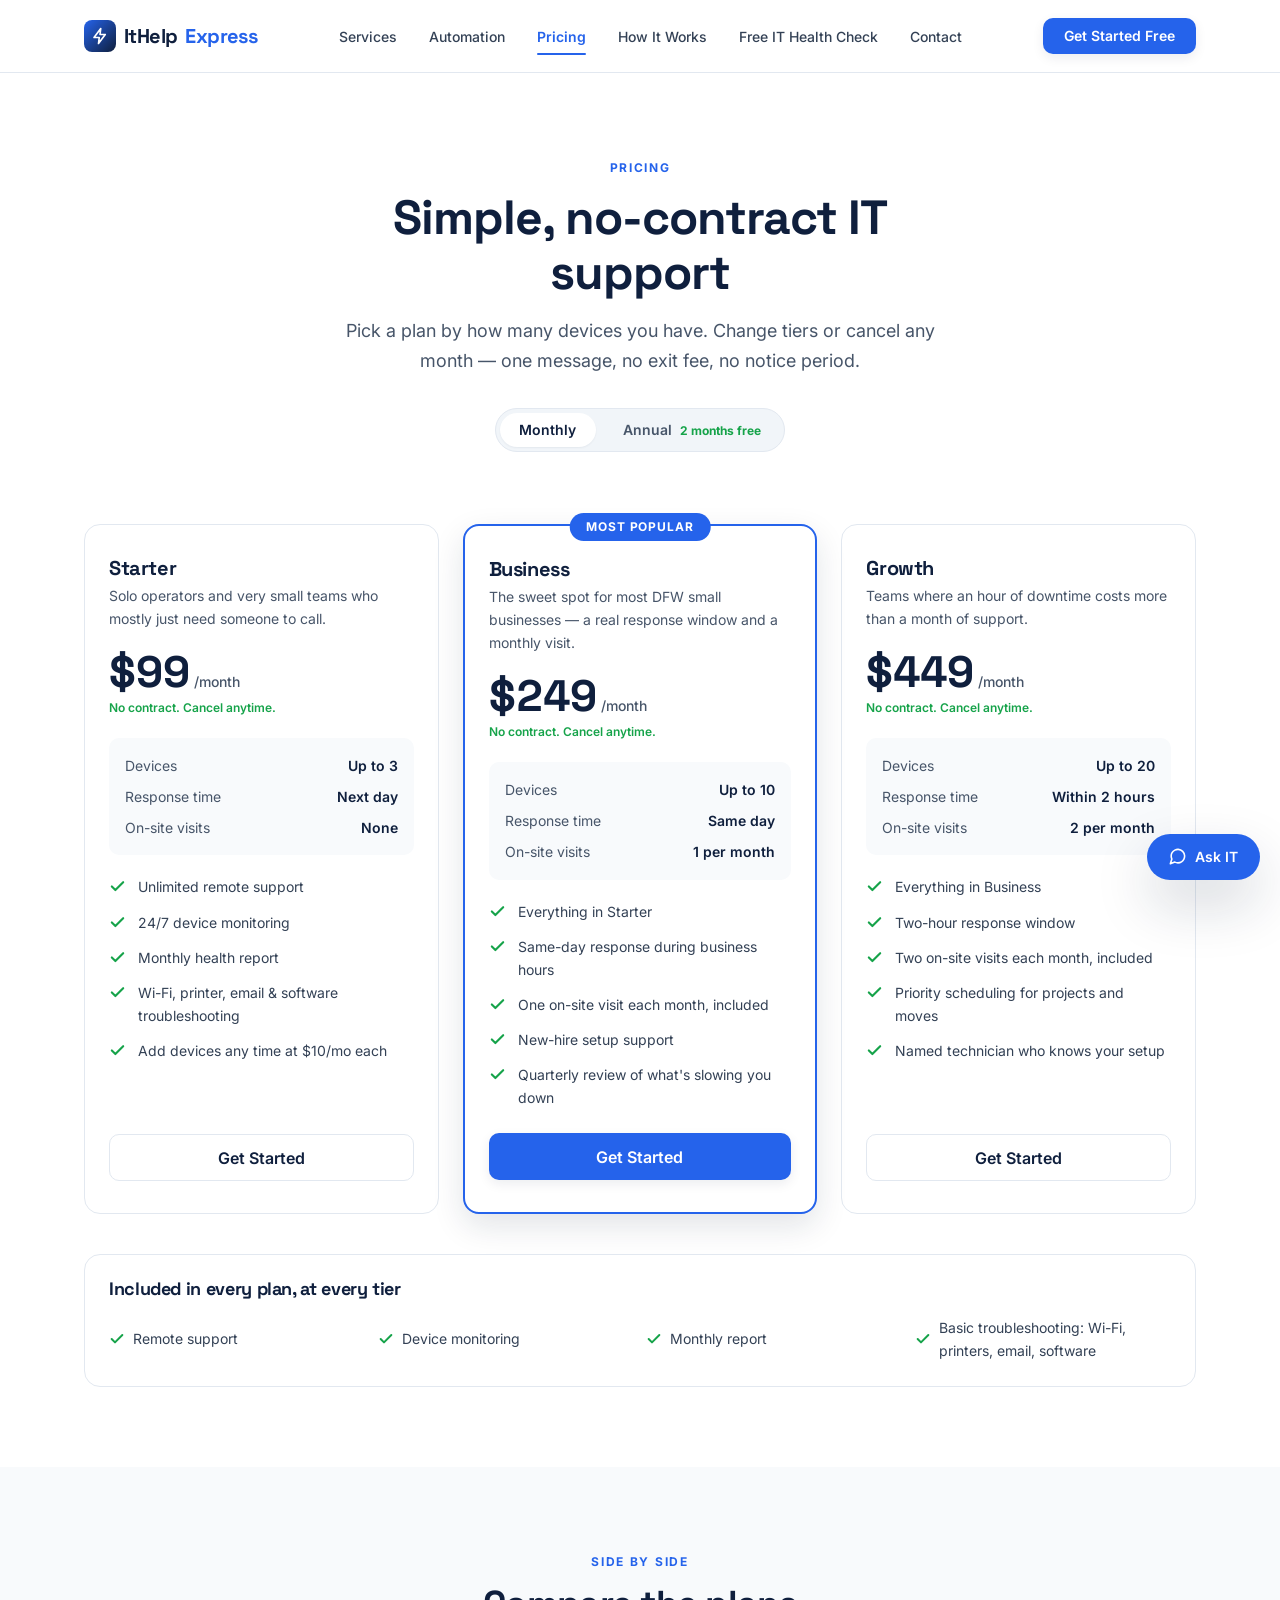
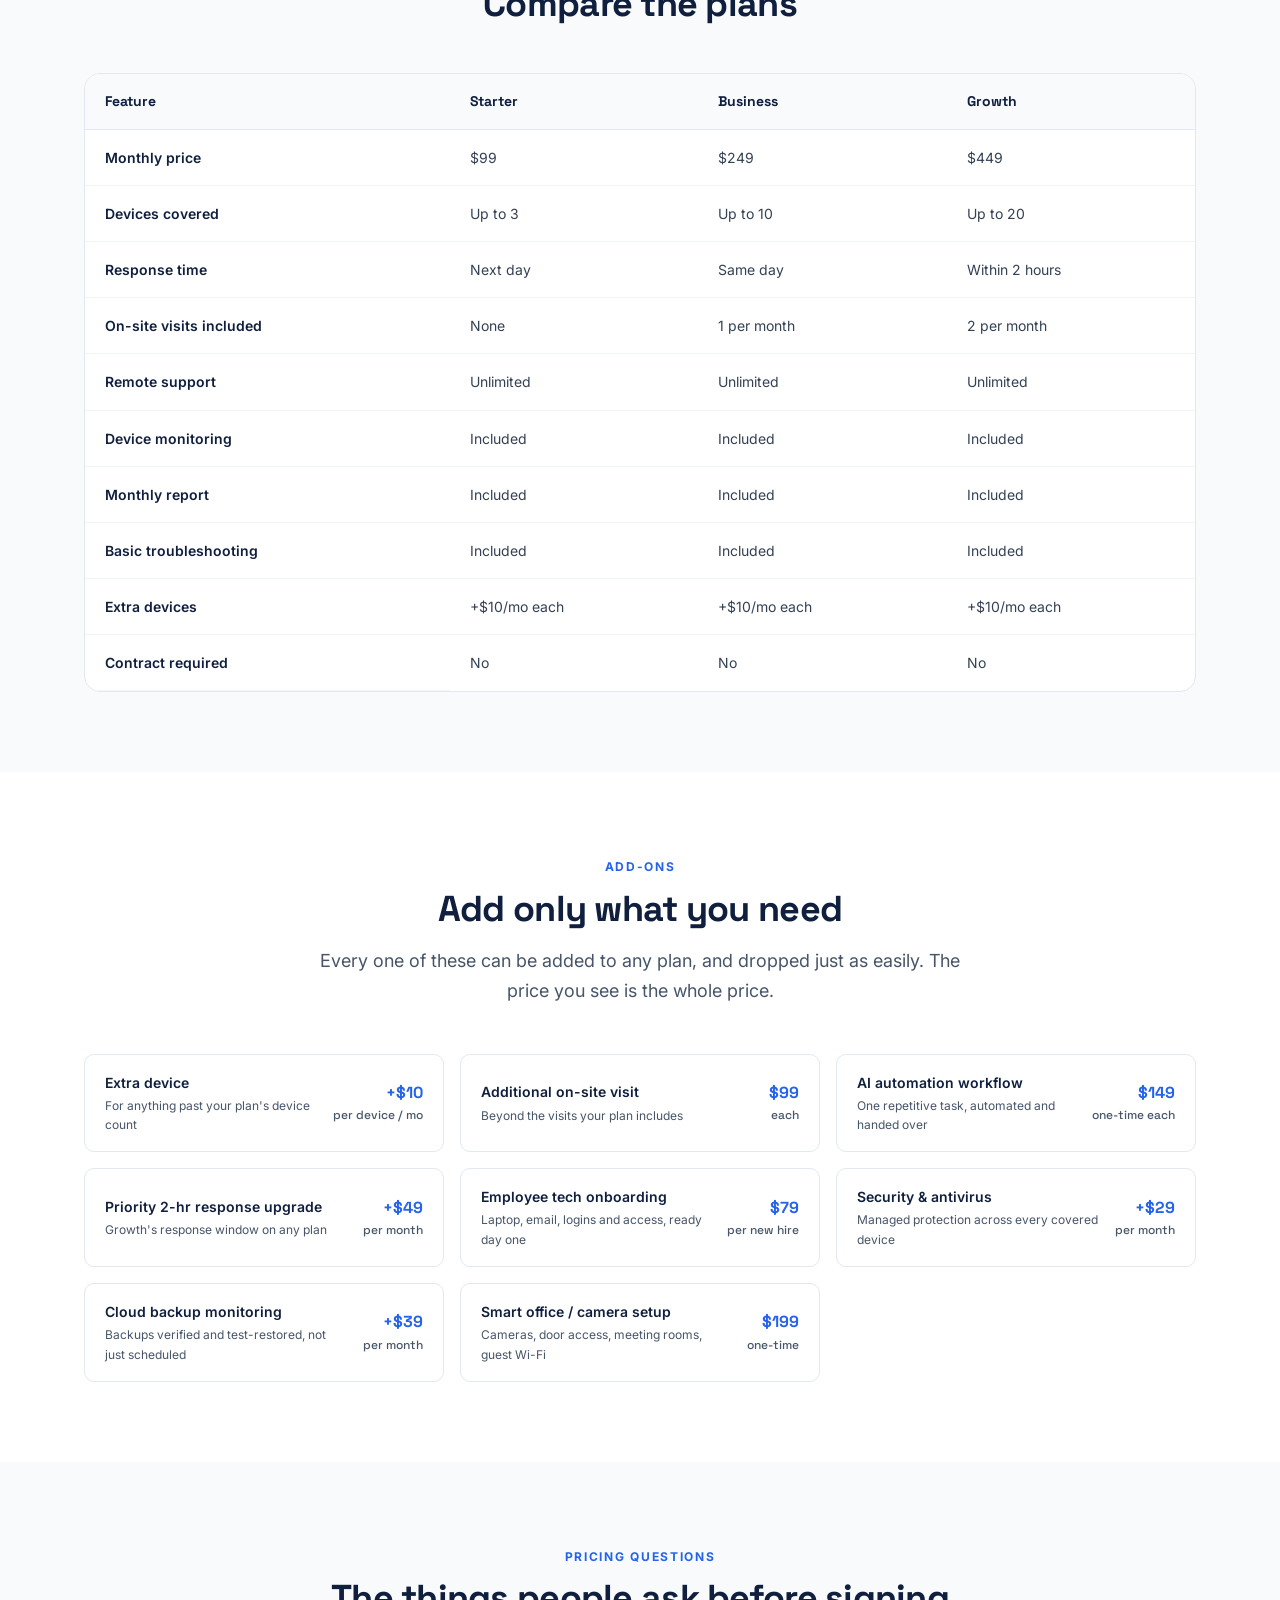
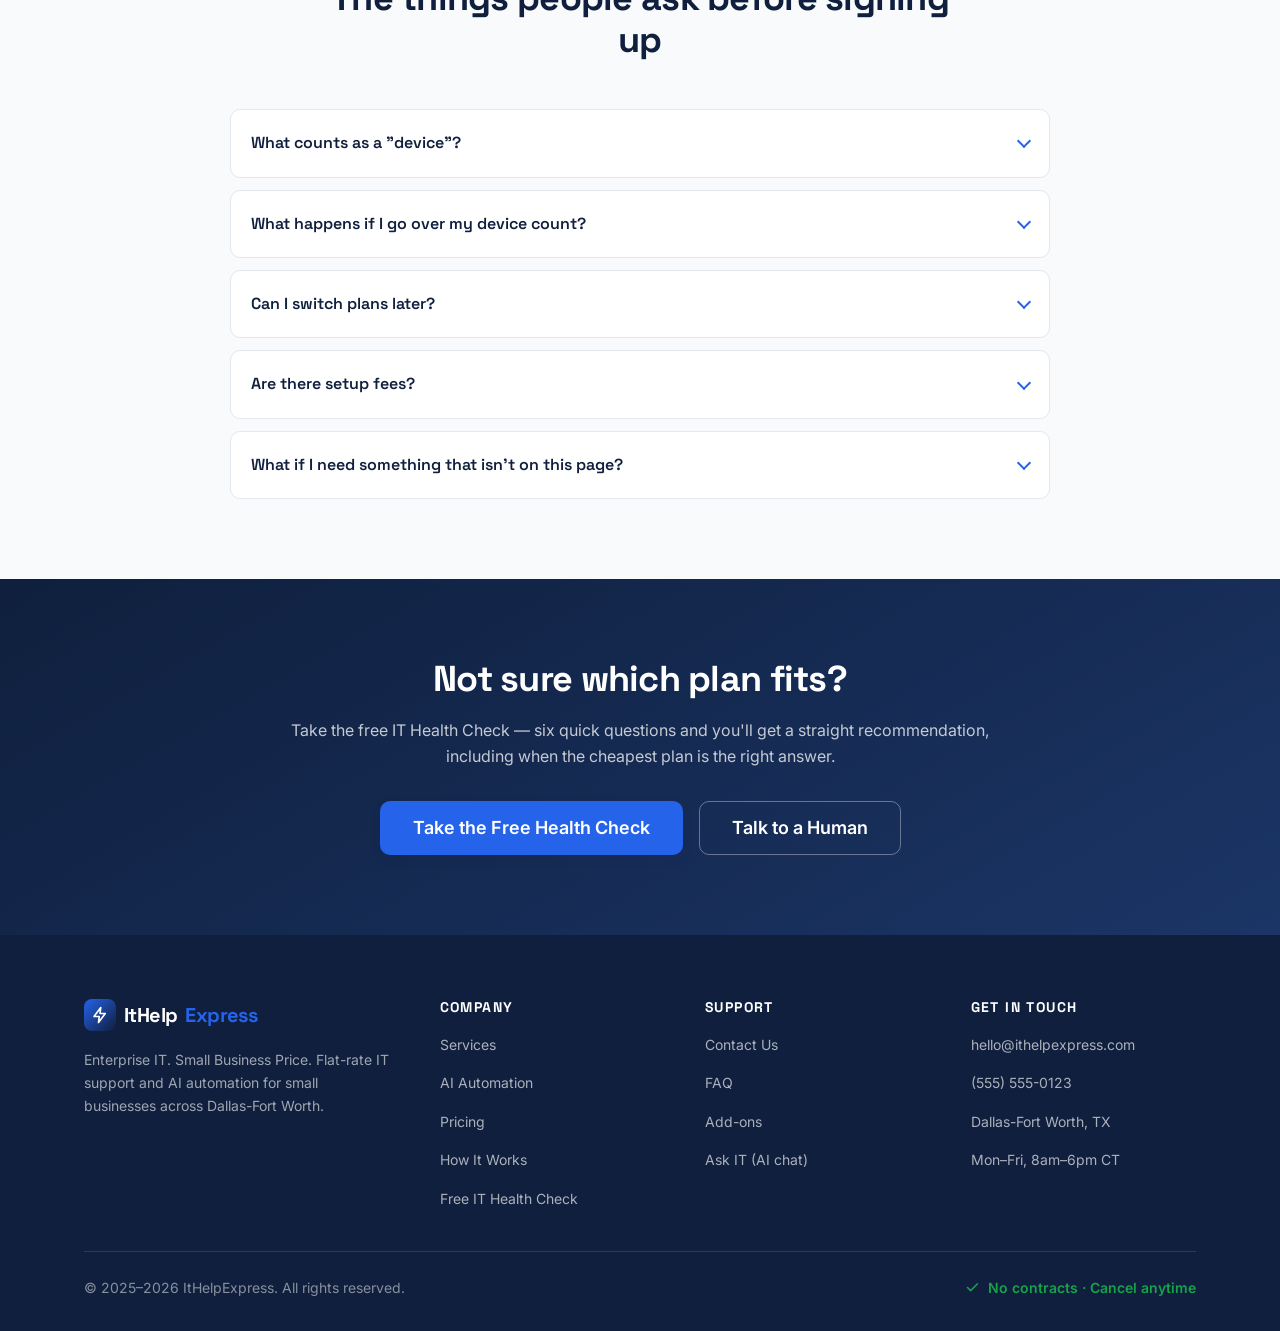
<file: pricing.html>
<!DOCTYPE html>
<html lang="en">
<head>
  <meta charset="UTF-8" />
  <meta name="viewport" content="width=device-width, initial-scale=1.0" />

  <title>IT Support Pricing | ItHelpExpress — Simple, No-Contract Plans</title>
  <meta name="description" content="Flat monthly IT support plans with no contracts. Starter at $99, Business at $249, Growth at $449. Cancel anytime." />
  <link rel="canonical" href="https://www.ithelpexpress.com/pricing.html" />

  <!-- Open Graph -->
  <meta property="og:type" content="website" />
  <meta property="og:title" content="IT Support Pricing | ItHelpExpress — Simple, No-Contract Plans" />
  <meta property="og:description" content="Flat monthly IT support plans with no contracts. Starter at $99, Business at $249, Growth at $449. Cancel anytime." />
  <meta property="og:url" content="https://www.ithelpexpress.com/pricing.html" />
  <meta property="og:site_name" content="ItHelpExpress" />
  <meta name="twitter:card" content="summary_large_image" />
  <meta name="twitter:title" content="IT Support Pricing | ItHelpExpress" />
  <meta name="twitter:description" content="Flat monthly IT support plans with no contracts. Starter $99, Business $249, Growth $449." />

  <meta name="theme-color" content="#0F1F3D" />

  <link rel="preconnect" href="https://fonts.googleapis.com" />
  <link rel="preconnect" href="https://fonts.gstatic.com" crossorigin />
  <link href="https://fonts.googleapis.com/css2?family=Inter:wght@400;500;600;700&family=Space+Grotesk:wght@500;600;700&display=swap" rel="stylesheet" />

  <link rel="stylesheet" href="css/style.css" />
</head>

<body>
  <a class="skip-link" href="#main">Skip to main content</a>

  <header class="site-nav">
    <nav class="container nav-inner" aria-label="Main">
      <a class="logo" href="index.html">
        <span class="logo-mark" aria-hidden="true">
          <svg viewBox="0 0 24 24" fill="none" stroke="#fff" stroke-width="2.2" stroke-linecap="round" stroke-linejoin="round"><path d="m13 2-9 12h7l-1 8 9-12h-7l1-8z"/></svg>
        </span>
        ItHelp<span>Express</span>
      </a>

      <ul class="nav-links" id="nav-links">
        <li><a href="index.html#services">Services</a></li>
        <li><a href="automation.html">Automation</a></li>
        <li><a href="pricing.html">Pricing</a></li>
        <li><a href="index.html#how-it-works">How It Works</a></li>
        <li><a href="assessment.html">Free IT Health Check</a></li>
        <li><a href="contact.html">Contact</a></li>
      </ul>

      <div class="nav-cta">
        <button class="nav-toggle" type="button" aria-label="Toggle navigation menu" aria-expanded="false" aria-controls="nav-links">
          <svg width="20" height="20" viewBox="0 0 24 24" fill="none" stroke="currentColor" stroke-width="2.2" stroke-linecap="round" aria-hidden="true"><path d="M3 6h18M3 12h18M3 18h18"/></svg>
        </button>
        <a class="btn btn--primary" href="contact.html">Get Started<span class="cta-full">Free</span></a>
      </div>
    </nav>
  </header>

  <main id="main">

    <!-- ===================== PAGE HEAD ===================== -->
    <section class="section" style="padding-bottom: 0;">
      <div class="container">
        <div class="section-head section-head--center" style="margin-bottom: var(--space-8);">
          <span class="eyebrow">Pricing</span>
          <h1>Simple, no-contract IT support</h1>
          <p>Pick a plan by how many devices you have. Change tiers or cancel any month — one message, no exit fee, no notice period.</p>
        </div>

        <div class="text-center">
          <div class="billing-toggle" role="group" aria-label="Billing period">
            <button type="button" data-billing="monthly" class="is-active" aria-pressed="true">Monthly</button>
            <button type="button" data-billing="annual" aria-pressed="false">
              Annual <span class="save-tag">2 months free</span>
            </button>
          </div>
        </div>
      </div>
    </section>

    <!-- ===================== PLANS ===================== -->
    <section class="section" style="padding-top: var(--space-8);">
      <div class="container">
        <div class="pricing-grid">
          <!-- Starter -->
          <article class="plan">
            <h2 class="plan__name">Starter</h2>
            <p class="plan__blurb">Solo operators and very small teams who mostly just need someone to call.</p>
            <div class="plan__price">
              <span class="plan__amount" data-monthly="99">$99</span>
              <span class="plan__period">/month</span>
            </div>
            <p class="plan__sub">No contract. Cancel anytime.</p>

            <dl class="plan__specs">
              <div class="plan__spec"><dt>Devices</dt><dd>Up to 3</dd></div>
              <div class="plan__spec"><dt>Response time</dt><dd>Next day</dd></div>
              <div class="plan__spec"><dt>On-site visits</dt><dd>None</dd></div>
            </dl>

            <ul class="plan__features">
              <li><svg viewBox="0 0 24 24" fill="none" stroke="currentColor" stroke-width="3" stroke-linecap="round" stroke-linejoin="round" aria-hidden="true"><path d="M20 6 9 17l-5-5"/></svg> Unlimited remote support</li>
              <li><svg viewBox="0 0 24 24" fill="none" stroke="currentColor" stroke-width="3" stroke-linecap="round" stroke-linejoin="round" aria-hidden="true"><path d="M20 6 9 17l-5-5"/></svg> 24/7 device monitoring</li>
              <li><svg viewBox="0 0 24 24" fill="none" stroke="currentColor" stroke-width="3" stroke-linecap="round" stroke-linejoin="round" aria-hidden="true"><path d="M20 6 9 17l-5-5"/></svg> Monthly health report</li>
              <li><svg viewBox="0 0 24 24" fill="none" stroke="currentColor" stroke-width="3" stroke-linecap="round" stroke-linejoin="round" aria-hidden="true"><path d="M20 6 9 17l-5-5"/></svg> Wi-Fi, printer, email &amp; software troubleshooting</li>
              <li><svg viewBox="0 0 24 24" fill="none" stroke="currentColor" stroke-width="3" stroke-linecap="round" stroke-linejoin="round" aria-hidden="true"><path d="M20 6 9 17l-5-5"/></svg> Add devices any time at $10/mo each</li>
            </ul>

            <a class="btn btn--secondary btn--block" href="contact.html?plan=Starter">Get Started</a>
          </article>

          <!-- Business -->
          <article class="plan plan--featured">
            <span class="plan__flag">Most popular</span>
            <h2 class="plan__name">Business</h2>
            <p class="plan__blurb">The sweet spot for most DFW small businesses — a real response window and a monthly visit.</p>
            <div class="plan__price">
              <span class="plan__amount" data-monthly="249">$249</span>
              <span class="plan__period">/month</span>
            </div>
            <p class="plan__sub">No contract. Cancel anytime.</p>

            <dl class="plan__specs">
              <div class="plan__spec"><dt>Devices</dt><dd>Up to 10</dd></div>
              <div class="plan__spec"><dt>Response time</dt><dd>Same day</dd></div>
              <div class="plan__spec"><dt>On-site visits</dt><dd>1 per month</dd></div>
            </dl>

            <ul class="plan__features">
              <li><svg viewBox="0 0 24 24" fill="none" stroke="currentColor" stroke-width="3" stroke-linecap="round" stroke-linejoin="round" aria-hidden="true"><path d="M20 6 9 17l-5-5"/></svg> Everything in Starter</li>
              <li><svg viewBox="0 0 24 24" fill="none" stroke="currentColor" stroke-width="3" stroke-linecap="round" stroke-linejoin="round" aria-hidden="true"><path d="M20 6 9 17l-5-5"/></svg> Same-day response during business hours</li>
              <li><svg viewBox="0 0 24 24" fill="none" stroke="currentColor" stroke-width="3" stroke-linecap="round" stroke-linejoin="round" aria-hidden="true"><path d="M20 6 9 17l-5-5"/></svg> One on-site visit each month, included</li>
              <li><svg viewBox="0 0 24 24" fill="none" stroke="currentColor" stroke-width="3" stroke-linecap="round" stroke-linejoin="round" aria-hidden="true"><path d="M20 6 9 17l-5-5"/></svg> New-hire setup support</li>
              <li><svg viewBox="0 0 24 24" fill="none" stroke="currentColor" stroke-width="3" stroke-linecap="round" stroke-linejoin="round" aria-hidden="true"><path d="M20 6 9 17l-5-5"/></svg> Quarterly review of what's slowing you down</li>
            </ul>

            <a class="btn btn--primary btn--block" href="contact.html?plan=Business">Get Started</a>
          </article>

          <!-- Growth -->
          <article class="plan">
            <h2 class="plan__name">Growth</h2>
            <p class="plan__blurb">Teams where an hour of downtime costs more than a month of support.</p>
            <div class="plan__price">
              <span class="plan__amount" data-monthly="449">$449</span>
              <span class="plan__period">/month</span>
            </div>
            <p class="plan__sub">No contract. Cancel anytime.</p>

            <dl class="plan__specs">
              <div class="plan__spec"><dt>Devices</dt><dd>Up to 20</dd></div>
              <div class="plan__spec"><dt>Response time</dt><dd>Within 2 hours</dd></div>
              <div class="plan__spec"><dt>On-site visits</dt><dd>2 per month</dd></div>
            </dl>

            <ul class="plan__features">
              <li><svg viewBox="0 0 24 24" fill="none" stroke="currentColor" stroke-width="3" stroke-linecap="round" stroke-linejoin="round" aria-hidden="true"><path d="M20 6 9 17l-5-5"/></svg> Everything in Business</li>
              <li><svg viewBox="0 0 24 24" fill="none" stroke="currentColor" stroke-width="3" stroke-linecap="round" stroke-linejoin="round" aria-hidden="true"><path d="M20 6 9 17l-5-5"/></svg> Two-hour response window</li>
              <li><svg viewBox="0 0 24 24" fill="none" stroke="currentColor" stroke-width="3" stroke-linecap="round" stroke-linejoin="round" aria-hidden="true"><path d="M20 6 9 17l-5-5"/></svg> Two on-site visits each month, included</li>
              <li><svg viewBox="0 0 24 24" fill="none" stroke="currentColor" stroke-width="3" stroke-linecap="round" stroke-linejoin="round" aria-hidden="true"><path d="M20 6 9 17l-5-5"/></svg> Priority scheduling for projects and moves</li>
              <li><svg viewBox="0 0 24 24" fill="none" stroke="currentColor" stroke-width="3" stroke-linecap="round" stroke-linejoin="round" aria-hidden="true"><path d="M20 6 9 17l-5-5"/></svg> Named technician who knows your setup</li>
            </ul>

            <a class="btn btn--secondary btn--block" href="contact.html?plan=Growth">Get Started</a>
          </article>
        </div>

        <div class="included-band">
          <h3>Included in every plan, at every tier</h3>
          <ul class="included-list">
            <li><svg viewBox="0 0 24 24" fill="none" stroke="currentColor" stroke-width="3" stroke-linecap="round" stroke-linejoin="round" aria-hidden="true"><path d="M20 6 9 17l-5-5"/></svg> Remote support</li>
            <li><svg viewBox="0 0 24 24" fill="none" stroke="currentColor" stroke-width="3" stroke-linecap="round" stroke-linejoin="round" aria-hidden="true"><path d="M20 6 9 17l-5-5"/></svg> Device monitoring</li>
            <li><svg viewBox="0 0 24 24" fill="none" stroke="currentColor" stroke-width="3" stroke-linecap="round" stroke-linejoin="round" aria-hidden="true"><path d="M20 6 9 17l-5-5"/></svg> Monthly report</li>
            <li><svg viewBox="0 0 24 24" fill="none" stroke="currentColor" stroke-width="3" stroke-linecap="round" stroke-linejoin="round" aria-hidden="true"><path d="M20 6 9 17l-5-5"/></svg> Basic troubleshooting: Wi-Fi, printers, email, software</li>
          </ul>
        </div>
      </div>
    </section>

    <!-- ===================== COMPARISON TABLE ===================== -->
    <section class="section section--alt">
      <div class="container">
        <div class="section-head section-head--center">
          <span class="eyebrow">Side by side</span>
          <h2>Compare the plans</h2>
        </div>

        <div class="table-wrap">
          <table>
            <caption class="sr-only">Comparison of the Starter, Business, and Growth IT support plans</caption>
            <thead>
              <tr>
                <th scope="col">Feature</th>
                <th scope="col">Starter</th>
                <th scope="col">Business</th>
                <th scope="col">Growth</th>
              </tr>
            </thead>
            <tbody>
              <tr>
                <th scope="row">Monthly price</th>
                <td>$99</td>
                <td>$249</td>
                <td>$449</td>
              </tr>
              <tr>
                <th scope="row">Devices covered</th>
                <td>Up to 3</td>
                <td>Up to 10</td>
                <td>Up to 20</td>
              </tr>
              <tr>
                <th scope="row">Response time</th>
                <td>Next day</td>
                <td>Same day</td>
                <td>Within 2 hours</td>
              </tr>
              <tr>
                <th scope="row">On-site visits included</th>
                <td>None</td>
                <td>1 per month</td>
                <td>2 per month</td>
              </tr>
              <tr>
                <th scope="row">Remote support</th>
                <td>Unlimited</td>
                <td>Unlimited</td>
                <td>Unlimited</td>
              </tr>
              <tr>
                <th scope="row">Device monitoring</th>
                <td>Included</td>
                <td>Included</td>
                <td>Included</td>
              </tr>
              <tr>
                <th scope="row">Monthly report</th>
                <td>Included</td>
                <td>Included</td>
                <td>Included</td>
              </tr>
              <tr>
                <th scope="row">Basic troubleshooting</th>
                <td>Included</td>
                <td>Included</td>
                <td>Included</td>
              </tr>
              <tr>
                <th scope="row">Extra devices</th>
                <td>+$10/mo each</td>
                <td>+$10/mo each</td>
                <td>+$10/mo each</td>
              </tr>
              <tr>
                <th scope="row">Contract required</th>
                <td>No</td>
                <td>No</td>
                <td>No</td>
              </tr>
            </tbody>
          </table>
        </div>
      </div>
    </section>

    <!-- ===================== ADD-ONS ===================== -->
    <section class="section">
      <div class="container">
        <div class="section-head section-head--center">
          <span class="eyebrow">Add-ons</span>
          <h2>Add only what you need</h2>
          <p>Every one of these can be added to any plan, and dropped just as easily. The price you see is the whole price.</p>
        </div>

        <div class="addon-grid">
          <div class="addon">
            <div>
              <div class="addon__name">Extra device</div>
              <div class="addon__desc">For anything past your plan's device count</div>
            </div>
            <div class="addon__price">+$10<small>per device / mo</small></div>
          </div>

          <div class="addon">
            <div>
              <div class="addon__name">Additional on-site visit</div>
              <div class="addon__desc">Beyond the visits your plan includes</div>
            </div>
            <div class="addon__price">$99<small>each</small></div>
          </div>

          <div class="addon">
            <div>
              <div class="addon__name">AI automation workflow</div>
              <div class="addon__desc">One repetitive task, automated and handed over</div>
            </div>
            <div class="addon__price">$149<small>one-time each</small></div>
          </div>

          <div class="addon">
            <div>
              <div class="addon__name">Priority 2-hr response upgrade</div>
              <div class="addon__desc">Growth's response window on any plan</div>
            </div>
            <div class="addon__price">+$49<small>per month</small></div>
          </div>

          <div class="addon">
            <div>
              <div class="addon__name">Employee tech onboarding</div>
              <div class="addon__desc">Laptop, email, logins and access, ready day one</div>
            </div>
            <div class="addon__price">$79<small>per new hire</small></div>
          </div>

          <div class="addon">
            <div>
              <div class="addon__name">Security &amp; antivirus</div>
              <div class="addon__desc">Managed protection across every covered device</div>
            </div>
            <div class="addon__price">+$29<small>per month</small></div>
          </div>

          <div class="addon">
            <div>
              <div class="addon__name">Cloud backup monitoring</div>
              <div class="addon__desc">Backups verified and test-restored, not just scheduled</div>
            </div>
            <div class="addon__price">+$39<small>per month</small></div>
          </div>

          <div class="addon">
            <div>
              <div class="addon__name">Smart office / camera setup</div>
              <div class="addon__desc">Cameras, door access, meeting rooms, guest Wi-Fi</div>
            </div>
            <div class="addon__price">$199<small>one-time</small></div>
          </div>
        </div>
      </div>
    </section>

    <!-- ===================== FAQ ===================== -->
    <section class="section section--alt">
      <div class="container">
        <div class="section-head section-head--center">
          <span class="eyebrow">Pricing questions</span>
          <h2>The things people ask before signing up</h2>
        </div>

        <div class="faq-list">
          <details class="faq-item">
            <summary>What counts as a "device"?</summary>
            <div class="faq-answer">
              <p>Anything with a screen or an operating system that your team relies on: desktops, laptops, servers, and work phones or tablets. Printers, routers, and switches are supported but don't count against your device limit — we're not going to nickel-and-dime you over a printer.</p>
            </div>
          </details>

          <details class="faq-item">
            <summary>What happens if I go over my device count?</summary>
            <div class="faq-answer">
              <p>Nothing breaks and nothing gets cut off. We'll flag it on your monthly report and either add devices at $10/month each or move you to the next tier — whichever costs you less. We'll tell you which one that is.</p>
            </div>
          </details>

          <details class="faq-item">
            <summary>Can I switch plans later?</summary>
            <div class="faq-answer">
              <p>Any time, up or down. Changes take effect on your next billing date and there's no fee either direction. Businesses grow, and sometimes they shrink — the plan should follow.</p>
            </div>
          </details>

          <details class="faq-item">
            <summary>Are there setup fees?</summary>
            <div class="faq-answer">
              <p>No. Onboarding — installing monitoring, checking backups, patching what's out of date, documenting your setup — is included in your first month at every tier.</p>
            </div>
          </details>

          <details class="faq-item">
            <summary>What if I need something that isn't on this page?</summary>
            <div class="faq-answer">
              <p>Ask. Bigger one-off projects (office moves, server migrations, network rebuilds) get quoted up front as a fixed price before any work starts. You'll never get a surprise invoice from us.</p>
            </div>
          </details>
        </div>
      </div>
    </section>

    <!-- ===================== CTA ===================== -->
    <section class="cta-band">
      <div class="container container-narrow text-center">
        <h2>Not sure which plan fits?</h2>
        <p class="mt-4">Take the free IT Health Check — six quick questions and you'll get a straight recommendation, including when the cheapest plan is the right answer.</p>
        <div class="hero-actions" style="justify-content: center;">
          <a class="btn btn--primary btn--lg" href="assessment.html">Take the Free Health Check</a>
          <a class="btn btn--ghost btn--lg" href="contact.html">Talk to a Human</a>
        </div>
      </div>
    </section>
  </main>

  <footer class="site-footer">
    <div class="container">
      <div class="footer-grid">
        <div>
          <a class="logo" href="index.html">
            <span class="logo-mark" aria-hidden="true">
              <svg viewBox="0 0 24 24" fill="none" stroke="#fff" stroke-width="2.2" stroke-linecap="round" stroke-linejoin="round"><path d="m13 2-9 12h7l-1 8 9-12h-7l1-8z"/></svg>
            </span>
            ItHelp<span>Express</span>
          </a>
          <p class="footer-blurb">Enterprise IT. Small Business Price. Flat-rate IT support and AI automation for small businesses across Dallas-Fort Worth.</p>
        </div>

        <div class="footer-col">
          <h4>Company</h4>
          <ul>
            <li><a href="index.html#services">Services</a></li>
            <li><a href="automation.html">AI Automation</a></li>
            <li><a href="pricing.html">Pricing</a></li>
            <li><a href="index.html#how-it-works">How It Works</a></li>
            <li><a href="assessment.html">Free IT Health Check</a></li>
          </ul>
        </div>

        <div class="footer-col">
          <h4>Support</h4>
          <ul>
            <li><a href="contact.html">Contact Us</a></li>
            <li><a href="index.html#faq">FAQ</a></li>
            <li><a href="index.html#add-ons">Add-ons</a></li>
            <li><a href="#" data-open-chat>Ask IT (AI chat)</a></li>
          </ul>
        </div>

        <div class="footer-col">
          <h4>Get in touch</h4>
          <ul>
            <li><a href="mailto:hello@ithelpexpress.com">hello@ithelpexpress.com</a></li>
            <li><a href="tel:+15555550123">(555) 555-0123</a></li>
            <li><span>Dallas-Fort Worth, TX</span></li>
            <li><span>Mon–Fri, 8am–6pm CT</span></li>
          </ul>
        </div>
      </div>

      <div class="footer-bottom">
        <span>&copy; 2025&ndash;<span id="footerYear">2025</span> ItHelpExpress. All rights reserved.</span>
        <span class="badge">
          <svg viewBox="0 0 24 24" fill="none" stroke="currentColor" stroke-width="2.5" stroke-linecap="round" stroke-linejoin="round" aria-hidden="true"><path d="M20 6 9 17l-5-5"/></svg>
          No contracts &middot; Cancel anytime
        </span>
      </div>
    </div>
  </footer>

  <script src="js/main.js"></script>
  <script src="js/chat.js"></script>
</body>
</html>
</file>
<file: css/style.css>
/* ==========================================================================
   ItHelpExpress — Global Stylesheet
   Enterprise IT. Small Business Price.
   ========================================================================== */

/* --------------------------------------------------------------------------
   1. Custom Properties (design tokens)
   -------------------------------------------------------------------------- */
:root {
  /* Brand colors */
  --color-navy: #0F1F3D;
  --color-navy-soft: #1A2E56;
  --color-blue: #2563EB;
  --color-blue-dark: #1D4ED8;
  --color-blue-light: #EFF4FF;
  --color-white: #FFFFFF;
  --color-gray-50: #F8FAFC;
  --color-gray-100: #F1F5F9;
  --color-gray-200: #E2E8F0;
  --color-gray-400: #94A3B8;
  --color-gray-600: #475569;
  --color-gray-700: #334155;
  --color-green: #16A34A;
  --color-green-light: #ECFDF3;
  --color-amber: #D97706;
  --color-red: #DC2626;
  --color-red-light: #FEF2F2;

  /* Semantic aliases */
  --color-text: var(--color-navy);
  --color-text-muted: var(--color-gray-600);
  --color-bg: var(--color-white);
  --color-bg-alt: var(--color-gray-50);
  --color-border: var(--color-gray-200);
  --color-accent: var(--color-blue);
  --color-trust: var(--color-green);

  /* Typography */
  --font-body: 'Inter', -apple-system, BlinkMacSystemFont, 'Segoe UI', sans-serif;
  --font-heading: 'Space Grotesk', 'Inter', -apple-system, sans-serif;

  --text-xs: 0.75rem;
  --text-sm: 0.875rem;
  --text-base: 1rem;
  --text-lg: 1.125rem;
  --text-xl: 1.25rem;
  --text-2xl: 1.5rem;
  --text-3xl: 1.875rem;
  --text-4xl: 2.25rem;
  --text-5xl: 3rem;

  /* Spacing */
  --space-1: 0.25rem;
  --space-2: 0.5rem;
  --space-3: 0.75rem;
  --space-4: 1rem;
  --space-5: 1.25rem;
  --space-6: 1.5rem;
  --space-8: 2rem;
  --space-10: 2.5rem;
  --space-12: 3rem;
  --space-16: 4rem;
  --space-20: 5rem;
  --space-24: 6rem;

  /* Radii & shadows */
  --radius-sm: 6px;
  --radius: 10px;
  --radius-lg: 16px;
  --radius-full: 999px;

  --shadow-sm: 0 1px 2px rgba(15, 31, 61, 0.06);
  --shadow: 0 4px 12px rgba(15, 31, 61, 0.08);
  --shadow-lg: 0 12px 32px rgba(15, 31, 61, 0.12);
  --shadow-xl: 0 24px 56px rgba(15, 31, 61, 0.18);

  /* Layout */
  --container: 1160px;
  --container-narrow: 760px;
  --nav-height: 72px;

  --transition: 180ms ease;
}

/* --------------------------------------------------------------------------
   2. Reset & base
   -------------------------------------------------------------------------- */
*,
*::before,
*::after {
  box-sizing: border-box;
  margin: 0;
  padding: 0;
}

html {
  scroll-behavior: smooth;
  scroll-padding-top: calc(var(--nav-height) + 16px);
  -webkit-text-size-adjust: 100%;
}

@media (prefers-reduced-motion: reduce) {
  html { scroll-behavior: auto; }
  *, *::before, *::after {
    animation-duration: 0.01ms !important;
    animation-iteration-count: 1 !important;
    transition-duration: 0.01ms !important;
  }
}

body {
  font-family: var(--font-body);
  font-size: var(--text-base);
  line-height: 1.65;
  color: var(--color-text);
  background: var(--color-bg);
  -webkit-font-smoothing: antialiased;
  overflow-x: hidden;
}

img, svg { max-width: 100%; display: block; }

/* The hidden attribute must win over any display rule below (several
   components set display: flex / grid on elements we toggle with [hidden]). */
[hidden] { display: none !important; }

h1, h2, h3, h4 {
  font-family: var(--font-heading);
  font-weight: 700;
  line-height: 1.15;
  letter-spacing: -0.02em;
  color: var(--color-navy);
}

h1 { font-size: clamp(2.1rem, 5.2vw, var(--text-5xl)); }
h2 { font-size: clamp(1.65rem, 3.6vw, var(--text-4xl)); }
h3 { font-size: var(--text-xl); }

p { color: var(--color-text-muted); }

a { color: var(--color-accent); text-decoration: none; transition: color var(--transition); }
a:hover { color: var(--color-blue-dark); }

ul { list-style: none; }

:focus-visible {
  outline: 3px solid var(--color-blue);
  outline-offset: 2px;
  border-radius: var(--radius-sm);
}

.skip-link {
  position: absolute;
  left: 0;
  top: 0;
  transform: translateY(-120%);
  background: var(--color-navy);
  color: var(--color-white);
  padding: var(--space-3) var(--space-5);
  z-index: 200;
  border-radius: 0 0 var(--radius) 0;
  transition: transform var(--transition);
}
.skip-link:focus { transform: translateY(0); color: var(--color-white); }

/* --------------------------------------------------------------------------
   3. Layout helpers
   -------------------------------------------------------------------------- */
.container {
  width: 100%;
  max-width: var(--container);
  margin: 0 auto;
  padding: 0 var(--space-6);
}

.container-narrow { max-width: var(--container-narrow); }

.section { padding: var(--space-20) 0; }
.section--alt { background: var(--color-bg-alt); }
.section--navy { background: var(--color-navy); }
.section--navy h2, .section--navy h3 { color: var(--color-white); }
.section--navy p { color: rgba(255, 255, 255, 0.72); }

.section-head { max-width: 640px; margin-bottom: var(--space-12); }
.section-head--center { margin-left: auto; margin-right: auto; text-align: center; }

.eyebrow {
  display: inline-block;
  font-size: var(--text-xs);
  font-weight: 700;
  letter-spacing: 0.14em;
  text-transform: uppercase;
  color: var(--color-accent);
  margin-bottom: var(--space-3);
}
.section--navy .eyebrow { color: #7FA8FF; }

.section-head p {
  font-size: var(--text-lg);
  margin-top: var(--space-4);
}

/* --------------------------------------------------------------------------
   4. Buttons
   -------------------------------------------------------------------------- */
.btn {
  display: inline-flex;
  align-items: center;
  justify-content: center;
  gap: var(--space-2);
  font-family: var(--font-body);
  font-size: var(--text-base);
  font-weight: 600;
  line-height: 1;
  padding: 0.9rem 1.6rem;
  border: 1px solid transparent;
  border-radius: var(--radius);
  cursor: pointer;
  text-align: center;
  transition: background var(--transition), color var(--transition),
              border-color var(--transition), transform var(--transition),
              box-shadow var(--transition);
}
.btn:hover { transform: translateY(-1px); }
.btn:active { transform: translateY(0); }
.btn:disabled { opacity: 0.6; cursor: not-allowed; transform: none; }

.btn--primary { background: var(--color-blue); color: var(--color-white); box-shadow: var(--shadow); }
.btn--primary:hover { background: var(--color-blue-dark); color: var(--color-white); box-shadow: var(--shadow-lg); }

.btn--secondary {
  background: var(--color-white);
  color: var(--color-navy);
  border-color: var(--color-border);
}
.btn--secondary:hover { border-color: var(--color-blue); color: var(--color-blue); }

.btn--ghost {
  background: transparent;
  color: var(--color-white);
  border-color: rgba(255, 255, 255, 0.35);
}
.btn--ghost:hover { background: rgba(255, 255, 255, 0.1); color: var(--color-white); }

.btn--green { background: var(--color-green); color: var(--color-white); }
.btn--green:hover { background: #128040; color: var(--color-white); }

.btn--block { width: 100%; }
.btn--lg { padding: 1.05rem 2rem; font-size: var(--text-lg); }

/* --------------------------------------------------------------------------
   5. Navigation
   -------------------------------------------------------------------------- */
.site-nav {
  position: sticky;
  top: 0;
  z-index: 100;
  background: rgba(255, 255, 255, 0.92);
  backdrop-filter: saturate(180%) blur(12px);
  border-bottom: 1px solid var(--color-border);
}

.nav-inner {
  height: var(--nav-height);
  display: flex;
  align-items: center;
  justify-content: space-between;
  gap: var(--space-6);
}

.logo {
  display: inline-flex;
  align-items: center;
  gap: var(--space-2);
  font-family: var(--font-heading);
  font-size: var(--text-xl);
  font-weight: 700;
  color: var(--color-navy);
  letter-spacing: -0.03em;
}
.logo:hover { color: var(--color-navy); }
.logo-mark {
  width: 32px;
  height: 32px;
  border-radius: 8px;
  background: linear-gradient(135deg, var(--color-blue) 0%, var(--color-navy) 100%);
  display: grid;
  place-items: center;
  flex-shrink: 0;
}
.logo-mark svg { width: 18px; height: 18px; }
.logo span { color: var(--color-blue); }

.nav-links {
  display: flex;
  align-items: center;
  gap: var(--space-8);
}
.nav-links a {
  font-size: var(--text-sm);
  font-weight: 500;
  color: var(--color-gray-700);
  position: relative;
  padding: var(--space-2) 0;
}
.nav-links a:hover { color: var(--color-navy); }
.nav-links a.is-active { color: var(--color-blue); font-weight: 600; }
.nav-links a.is-active::after {
  content: '';
  position: absolute;
  left: 0; right: 0; bottom: -2px;
  height: 2px;
  background: var(--color-blue);
  border-radius: 2px;
}

.nav-cta { flex-shrink: 0; }
.nav-cta .btn { padding: 0.65rem 1.25rem; font-size: var(--text-sm); }
/* .btn's gap is sized for icon + text; between two words it reads too wide. */
.nav-cta .btn { gap: 0.3em; }

.nav-toggle {
  display: none;
  background: none;
  border: 1px solid var(--color-border);
  border-radius: var(--radius-sm);
  padding: var(--space-2);
  cursor: pointer;
  color: var(--color-navy);
}

@media (max-width: 880px) {
  .nav-toggle { display: inline-flex; }
  .nav-links {
    position: absolute;
    top: var(--nav-height);
    left: 0;
    right: 0;
    flex-direction: column;
    align-items: stretch;
    gap: 0;
    background: var(--color-white);
    border-bottom: 1px solid var(--color-border);
    box-shadow: var(--shadow);
    padding: var(--space-2) var(--space-6) var(--space-4);
    display: none;
  }
  .nav-links.is-open { display: flex; }
  .nav-links a { padding: var(--space-3) 0; border-bottom: 1px solid var(--color-gray-100); }
  .nav-links a.is-active::after { display: none; }
  .nav-cta .btn { padding: 0.6rem 1rem; }
}

/* Narrow phones: logo + menu button + CTA must still fit on one line. */
@media (max-width: 560px) {
  :root { --nav-height: 64px; }
  .container { padding: 0 var(--space-4); }
  .nav-inner { gap: var(--space-3); }
  .logo { font-size: var(--text-lg); gap: 6px; }
  .logo-mark { width: 28px; height: 28px; border-radius: 7px; }
  .logo-mark svg { width: 15px; height: 15px; }
  .nav-cta { gap: var(--space-2); display: flex; align-items: center; }
  .nav-cta .btn { padding: 0.55rem 0.8rem; font-size: var(--text-xs); white-space: nowrap; }
  .nav-toggle { padding: 5px; }
}

/* Smallest phones (iPhone SE and similar): CTA shortens to just "Free". */
@media (max-width: 380px) {
  .cta-full { display: none; }
  .logo { font-size: var(--text-base); }
}

/* --------------------------------------------------------------------------
   6. Hero
   -------------------------------------------------------------------------- */
.hero {
  position: relative;
  background: linear-gradient(160deg, var(--color-navy) 0%, #14294F 55%, #17325F 100%);
  color: var(--color-white);
  padding: var(--space-20) 0 var(--space-24);
  overflow: hidden;
}
.hero::before {
  content: '';
  position: absolute;
  inset: 0;
  background:
    radial-gradient(ellipse 60% 60% at 78% 30%, rgba(37, 99, 235, 0.35) 0%, transparent 70%),
    radial-gradient(ellipse 50% 50% at 10% 90%, rgba(22, 163, 74, 0.14) 0%, transparent 70%);
  pointer-events: none;
}
.hero::after {
  content: '';
  position: absolute;
  inset: 0;
  background-image:
    linear-gradient(rgba(255,255,255,0.04) 1px, transparent 1px),
    linear-gradient(90deg, rgba(255,255,255,0.04) 1px, transparent 1px);
  background-size: 56px 56px;
  mask-image: radial-gradient(ellipse 80% 70% at 50% 40%, #000 20%, transparent 100%);
  -webkit-mask-image: radial-gradient(ellipse 80% 70% at 50% 40%, #000 20%, transparent 100%);
  pointer-events: none;
}

.hero-grid {
  position: relative;
  z-index: 1;
  display: grid;
  grid-template-columns: 1.15fr 0.85fr;
  gap: var(--space-16);
  align-items: center;
}

.hero-badge {
  display: inline-flex;
  align-items: center;
  gap: var(--space-2);
  background: rgba(255, 255, 255, 0.1);
  border: 1px solid rgba(255, 255, 255, 0.2);
  color: #A8C6FF;
  font-size: var(--text-xs);
  font-weight: 600;
  letter-spacing: 0.1em;
  text-transform: uppercase;
  padding: var(--space-2) var(--space-4);
  border-radius: var(--radius-full);
  margin-bottom: var(--space-6);
}
.hero-badge .dot {
  width: 7px; height: 7px; border-radius: 50%;
  background: var(--color-green);
  box-shadow: 0 0 0 0 rgba(22, 163, 74, 0.7);
  animation: pulse 2.2s infinite;
}
@keyframes pulse {
  0%   { box-shadow: 0 0 0 0 rgba(22, 163, 74, 0.6); }
  70%  { box-shadow: 0 0 0 9px rgba(22, 163, 74, 0); }
  100% { box-shadow: 0 0 0 0 rgba(22, 163, 74, 0); }
}

.hero h1 { color: var(--color-white); max-width: 15ch; }
.hero h1 .accent { color: #7FA8FF; }

.hero-sub {
  font-size: var(--text-lg);
  color: rgba(255, 255, 255, 0.76);
  max-width: 52ch;
  margin-top: var(--space-5);
}

.hero-actions {
  display: flex;
  flex-wrap: wrap;
  gap: var(--space-4);
  margin-top: var(--space-8);
}

.hero-note {
  margin-top: var(--space-5);
  font-size: var(--text-sm);
  color: rgba(255, 255, 255, 0.6);
}

@media (max-width: 940px) {
  .hero-grid { grid-template-columns: 1fr; gap: var(--space-12); }
  .hero h1 { max-width: 100%; }
}

/* --------------------------------------------------------------------------
   7. IT Health Score widget
   -------------------------------------------------------------------------- */
.health-card {
  background: rgba(255, 255, 255, 0.06);
  border: 1px solid rgba(255, 255, 255, 0.14);
  border-radius: var(--radius-lg);
  padding: var(--space-6);
  backdrop-filter: blur(10px);
  box-shadow: var(--shadow-xl);
}

.health-card__head {
  display: flex;
  align-items: center;
  justify-content: space-between;
  gap: var(--space-3);
  margin-bottom: var(--space-5);
}
.health-card__title {
  font-family: var(--font-heading);
  font-size: var(--text-sm);
  font-weight: 700;
  letter-spacing: 0.08em;
  text-transform: uppercase;
  color: rgba(255, 255, 255, 0.7);
}
.health-card__live {
  display: inline-flex;
  align-items: center;
  gap: var(--space-2);
  font-size: var(--text-xs);
  font-weight: 600;
  color: var(--color-green);
  background: rgba(22, 163, 74, 0.14);
  border: 1px solid rgba(22, 163, 74, 0.3);
  padding: 3px var(--space-3);
  border-radius: var(--radius-full);
}
.health-card__live .dot {
  width: 6px; height: 6px; border-radius: 50%;
  background: var(--color-green);
  animation: blink 1.6s infinite;
}
@keyframes blink { 0%, 100% { opacity: 1; } 50% { opacity: 0.25; } }

.health-gauge {
  display: flex;
  align-items: center;
  gap: var(--space-6);
}
.gauge-ring { position: relative; width: 132px; height: 132px; flex-shrink: 0; }
.gauge-ring svg { width: 132px; height: 132px; transform: rotate(-90deg); }
.gauge-ring circle { fill: none; stroke-linecap: round; }
.gauge-track { stroke: rgba(255, 255, 255, 0.12); stroke-width: 11; }
.gauge-fill { stroke: url(#healthGradient); stroke-width: 11; transition: stroke-dashoffset 60ms linear; }

.gauge-value {
  position: absolute;
  inset: 0;
  display: grid;
  place-content: center;
  text-align: center;
}
.gauge-number {
  font-family: var(--font-heading);
  font-size: 2.1rem;
  font-weight: 700;
  color: var(--color-white);
  line-height: 1;
  font-variant-numeric: tabular-nums;
}
.gauge-label {
  font-size: 0.68rem;
  letter-spacing: 0.1em;
  text-transform: uppercase;
  color: rgba(255, 255, 255, 0.5);
  margin-top: 3px;
}

.health-metrics { flex: 1; min-width: 0; display: grid; gap: var(--space-3); }
.metric-row {
  display: grid;
  grid-template-columns: 1fr auto;
  align-items: center;
  gap: var(--space-3);
  font-size: var(--text-sm);
}
.metric-row .metric-name { color: rgba(255, 255, 255, 0.72); }
.metric-row .metric-state {
  display: inline-flex;
  align-items: center;
  gap: 6px;
  font-weight: 600;
  font-size: var(--text-xs);
  color: rgba(255, 255, 255, 0.55);
}
.metric-row .metric-state .pip {
  width: 8px; height: 8px; border-radius: 50%;
  background: rgba(255, 255, 255, 0.25);
  transition: background 300ms ease, box-shadow 300ms ease;
}
.metric-row.is-on .metric-state { color: var(--color-green); }
.metric-row.is-on .metric-state .pip {
  background: var(--color-green);
  box-shadow: 0 0 8px rgba(22, 163, 74, 0.8);
}
.metric-row.is-warn .metric-state { color: #FBBF24; }
.metric-row.is-warn .metric-state .pip {
  background: #FBBF24;
  box-shadow: 0 0 8px rgba(251, 191, 36, 0.7);
}

.health-card__foot {
  margin-top: var(--space-6);
  padding-top: var(--space-4);
  border-top: 1px solid rgba(255, 255, 255, 0.12);
  font-size: var(--text-sm);
  color: rgba(255, 255, 255, 0.6);
}
.health-card__foot a { color: #7FA8FF; font-weight: 600; }

@media (max-width: 520px) {
  .health-gauge { flex-direction: column; align-items: stretch; }
  .gauge-ring { margin: 0 auto; }
}

/* --------------------------------------------------------------------------
   8. Trust bar
   -------------------------------------------------------------------------- */
.trust-bar {
  background: var(--color-navy-soft);
  border-top: 1px solid rgba(255, 255, 255, 0.08);
  padding: var(--space-4) 0;
}
.trust-bar__inner {
  display: flex;
  flex-wrap: wrap;
  justify-content: center;
  align-items: center;
  gap: var(--space-3) var(--space-8);
}
.trust-item {
  display: inline-flex;
  align-items: center;
  gap: var(--space-2);
  font-size: var(--text-sm);
  font-weight: 600;
  color: rgba(255, 255, 255, 0.85);
}
.trust-item svg { width: 16px; height: 16px; color: var(--color-green); flex-shrink: 0; }

/* --------------------------------------------------------------------------
   9. Cards & grids
   -------------------------------------------------------------------------- */
.grid { display: grid; gap: var(--space-6); }
.grid--3 { grid-template-columns: repeat(auto-fit, minmax(280px, 1fr)); }
.grid--2 { grid-template-columns: repeat(auto-fit, minmax(320px, 1fr)); }

.card {
  background: var(--color-white);
  border: 1px solid var(--color-border);
  border-radius: var(--radius-lg);
  padding: var(--space-6);
  transition: transform var(--transition), box-shadow var(--transition), border-color var(--transition);
}
.card:hover { transform: translateY(-3px); box-shadow: var(--shadow-lg); border-color: #CBD8EA; }
.card h3 { margin-bottom: var(--space-2); }
.card p { font-size: var(--text-sm); }

.card-icon {
  width: 46px;
  height: 46px;
  border-radius: 12px;
  background: var(--color-blue-light);
  color: var(--color-blue);
  display: grid;
  place-items: center;
  margin-bottom: var(--space-4);
}
.card-icon svg { width: 22px; height: 22px; }
.card-icon--green { background: var(--color-green-light); color: var(--color-green); }
.card-icon--red { background: var(--color-red-light); color: var(--color-red); }

/* Pain point cards */
.pain-card { border-left: 3px solid var(--color-red); }
.pain-card .pain-answer {
  margin-top: var(--space-4);
  padding-top: var(--space-4);
  border-top: 1px dashed var(--color-border);
  font-size: var(--text-sm);
  color: var(--color-navy);
  font-weight: 500;
}
.pain-card .pain-answer strong { color: var(--color-green); }

/* Steps */
.steps { display: grid; grid-template-columns: repeat(auto-fit, minmax(260px, 1fr)); gap: var(--space-8); }
.step { position: relative; padding-top: var(--space-4); }
.step-num {
  font-family: var(--font-heading);
  font-size: var(--text-5xl);
  font-weight: 700;
  line-height: 1;
  color: rgba(127, 168, 255, 0.28);
  margin-bottom: var(--space-3);
}
.section--navy .step h3 { color: var(--color-white); margin-bottom: var(--space-2); }
.section--navy .step p { font-size: var(--text-sm); }

/* --------------------------------------------------------------------------
   10. Pricing
   -------------------------------------------------------------------------- */
.billing-toggle {
  display: inline-flex;
  align-items: center;
  gap: var(--space-2);
  background: var(--color-gray-100);
  border: 1px solid var(--color-border);
  border-radius: var(--radius-full);
  padding: var(--space-1);
  margin: 0 auto var(--space-10);
}
.billing-toggle button {
  font-family: var(--font-body);
  font-size: var(--text-sm);
  font-weight: 600;
  color: var(--color-gray-600);
  background: transparent;
  border: none;
  border-radius: var(--radius-full);
  padding: 0.55rem 1.2rem;
  cursor: pointer;
  transition: background var(--transition), color var(--transition), box-shadow var(--transition);
}
.billing-toggle button.is-active {
  background: var(--color-white);
  color: var(--color-navy);
  box-shadow: var(--shadow-sm);
}
.billing-toggle .save-tag {
  font-size: var(--text-xs);
  color: var(--color-green);
  font-weight: 700;
  margin-left: var(--space-1);
}

.pricing-grid {
  display: grid;
  grid-template-columns: repeat(auto-fit, minmax(290px, 1fr));
  gap: var(--space-6);
  align-items: start;
}

.plan {
  background: var(--color-white);
  border: 1px solid var(--color-border);
  border-radius: var(--radius-lg);
  padding: var(--space-8) var(--space-6);
  display: flex;
  flex-direction: column;
  height: 100%;
  transition: transform var(--transition), box-shadow var(--transition);
}
.plan:hover { transform: translateY(-3px); box-shadow: var(--shadow-lg); }

.plan--featured {
  border: 2px solid var(--color-blue);
  box-shadow: var(--shadow-lg);
  position: relative;
}
.plan__flag {
  position: absolute;
  top: -13px;
  left: 50%;
  transform: translateX(-50%);
  background: var(--color-blue);
  color: var(--color-white);
  font-size: var(--text-xs);
  font-weight: 700;
  letter-spacing: 0.08em;
  text-transform: uppercase;
  padding: var(--space-1) var(--space-4);
  border-radius: var(--radius-full);
  white-space: nowrap;
}

.plan__name {
  font-family: var(--font-heading);
  font-size: var(--text-xl);
  font-weight: 700;
  color: var(--color-navy);
}
.plan__blurb { font-size: var(--text-sm); margin-top: var(--space-1); }

.plan__price {
  display: flex;
  align-items: baseline;
  gap: var(--space-1);
  margin: var(--space-5) 0 var(--space-1);
}
.plan__amount {
  font-family: var(--font-heading);
  font-size: 2.75rem;
  font-weight: 700;
  color: var(--color-navy);
  line-height: 1;
  font-variant-numeric: tabular-nums;
}
.plan__period { font-size: var(--text-sm); color: var(--color-text-muted); font-weight: 500; }
.plan__sub { font-size: var(--text-xs); color: var(--color-green); font-weight: 600; }

.plan__specs {
  display: grid;
  gap: var(--space-2);
  margin: var(--space-5) 0;
  padding: var(--space-4);
  background: var(--color-gray-50);
  border-radius: var(--radius);
  font-size: var(--text-sm);
}
.plan__spec { display: flex; justify-content: space-between; gap: var(--space-3); }
.plan__spec dt { color: var(--color-text-muted); }
.plan__spec dd { color: var(--color-navy); font-weight: 600; text-align: right; }

.plan__features { display: grid; gap: var(--space-3); margin-bottom: var(--space-6); }
.plan__features li {
  display: flex;
  align-items: flex-start;
  gap: var(--space-3);
  font-size: var(--text-sm);
  color: var(--color-gray-700);
}
.plan__features svg { width: 17px; height: 17px; color: var(--color-green); flex-shrink: 0; margin-top: 3px; }

.plan .btn { margin-top: auto; }

/* Included-in-all band */
.included-band {
  margin-top: var(--space-10);
  background: var(--color-white);
  border: 1px solid var(--color-border);
  border-radius: var(--radius-lg);
  padding: var(--space-6);
}
.included-band h3 { font-size: var(--text-lg); margin-bottom: var(--space-4); }
.included-list {
  display: grid;
  grid-template-columns: repeat(auto-fit, minmax(220px, 1fr));
  gap: var(--space-3);
}
.included-list li {
  display: flex;
  align-items: center;
  gap: var(--space-2);
  font-size: var(--text-sm);
  color: var(--color-gray-700);
}
.included-list svg { width: 16px; height: 16px; color: var(--color-green); flex-shrink: 0; }

/* Add-ons */
.addon-grid {
  display: grid;
  grid-template-columns: repeat(auto-fit, minmax(300px, 1fr));
  gap: var(--space-4);
}
.addon {
  display: flex;
  align-items: center;
  justify-content: space-between;
  gap: var(--space-4);
  background: var(--color-white);
  border: 1px solid var(--color-border);
  border-radius: var(--radius);
  padding: var(--space-4) var(--space-5);
  transition: border-color var(--transition), box-shadow var(--transition);
}
.addon:hover { border-color: var(--color-blue); box-shadow: var(--shadow-sm); }
.addon__name { font-weight: 600; font-size: var(--text-sm); color: var(--color-navy); }
.addon__desc { font-size: var(--text-xs); color: var(--color-text-muted); margin-top: 2px; }
.addon__price {
  font-family: var(--font-heading);
  font-weight: 700;
  font-size: var(--text-base);
  color: var(--color-blue);
  white-space: nowrap;
  text-align: right;
}
.addon__price small { display: block; font-size: var(--text-xs); font-weight: 500; color: var(--color-text-muted); }

/* Comparison table */
.table-wrap {
  overflow-x: auto;
  border: 1px solid var(--color-border);
  border-radius: var(--radius-lg);
  background: var(--color-white);
}
table { width: 100%; border-collapse: collapse; min-width: 640px; }
thead th {
  background: var(--color-gray-50);
  font-family: var(--font-heading);
  font-size: var(--text-sm);
  color: var(--color-navy);
  text-align: left;
  padding: var(--space-4) var(--space-5);
  border-bottom: 1px solid var(--color-border);
  white-space: nowrap;
}
tbody td {
  padding: var(--space-4) var(--space-5);
  font-size: var(--text-sm);
  color: var(--color-gray-700);
  border-bottom: 1px solid var(--color-gray-100);
}
tbody tr:last-child td { border-bottom: none; }
tbody th {
  padding: var(--space-4) var(--space-5);
  font-size: var(--text-sm);
  font-weight: 600;
  color: var(--color-navy);
  text-align: left;
  border-bottom: 1px solid var(--color-gray-100);
}

/* --------------------------------------------------------------------------
   11. FAQ
   -------------------------------------------------------------------------- */
.faq-list { display: grid; gap: var(--space-3); max-width: 820px; margin: 0 auto; }
.faq-item {
  background: var(--color-white);
  border: 1px solid var(--color-border);
  border-radius: var(--radius);
  overflow: hidden;
}
.faq-item[open] { border-color: var(--color-blue); box-shadow: var(--shadow-sm); }
.faq-item summary {
  list-style: none;
  cursor: pointer;
  padding: var(--space-5);
  font-family: var(--font-heading);
  font-weight: 600;
  font-size: var(--text-base);
  color: var(--color-navy);
  display: flex;
  align-items: center;
  justify-content: space-between;
  gap: var(--space-4);
}
.faq-item summary::-webkit-details-marker { display: none; }
.faq-item summary::after {
  content: '';
  width: 10px; height: 10px;
  border-right: 2px solid var(--color-blue);
  border-bottom: 2px solid var(--color-blue);
  transform: rotate(45deg);
  transition: transform var(--transition);
  flex-shrink: 0;
  margin-top: -4px;
}
.faq-item[open] summary::after { transform: rotate(-135deg); margin-top: 4px; }
.faq-answer { padding: 0 var(--space-5) var(--space-5); }
.faq-answer p { font-size: var(--text-sm); }

/* --------------------------------------------------------------------------
   12. Forms
   -------------------------------------------------------------------------- */
.form { display: grid; gap: var(--space-5); }
.form-row { display: grid; grid-template-columns: 1fr 1fr; gap: var(--space-5); }
@media (max-width: 640px) { .form-row { grid-template-columns: 1fr; } }

.field { display: flex; flex-direction: column; gap: var(--space-2); }
.field label {
  font-size: var(--text-sm);
  font-weight: 600;
  color: var(--color-navy);
}
.field .req { color: var(--color-red); }
.field .hint { font-size: var(--text-xs); color: var(--color-text-muted); font-weight: 400; }

.field input,
.field select,
.field textarea {
  font-family: var(--font-body);
  font-size: var(--text-base);
  color: var(--color-navy);
  background: var(--color-white);
  border: 1px solid var(--color-border);
  border-radius: var(--radius);
  padding: 0.8rem 1rem;
  width: 100%;
  transition: border-color var(--transition), box-shadow var(--transition);
}
.field input::placeholder, .field textarea::placeholder { color: var(--color-gray-400); }
.field input:focus,
.field select:focus,
.field textarea:focus {
  outline: none;
  border-color: var(--color-blue);
  box-shadow: 0 0 0 3px rgba(37, 99, 235, 0.16);
}
.field textarea { resize: vertical; min-height: 120px; }
.field select { appearance: none; background-image: url("data:image/svg+xml,%3Csvg xmlns='http://www.w3.org/2000/svg' width='16' height='16' viewBox='0 0 24 24' fill='none' stroke='%23475569' stroke-width='2.5' stroke-linecap='round'%3E%3Cpath d='M6 9l6 6 6-6'/%3E%3C/svg%3E"); background-repeat: no-repeat; background-position: right 1rem center; padding-right: 2.5rem; }

.field.has-error input,
.field.has-error select,
.field.has-error textarea { border-color: var(--color-red); }
.field.has-error input:focus,
.field.has-error select:focus,
.field.has-error textarea:focus { box-shadow: 0 0 0 3px rgba(220, 38, 38, 0.14); }

.error-msg { font-size: var(--text-xs); color: var(--color-red); font-weight: 500; display: none; }
.field.has-error .error-msg { display: block; }

.radio-group { display: flex; flex-wrap: wrap; gap: var(--space-3); }
.radio-pill {
  position: relative;
  display: inline-flex;
}
.radio-pill input {
  position: absolute;
  opacity: 0;
  width: 100%; height: 100%;
  margin: 0;
  cursor: pointer;
}
.radio-pill span {
  display: inline-flex;
  align-items: center;
  gap: var(--space-2);
  font-size: var(--text-sm);
  font-weight: 500;
  color: var(--color-gray-700);
  border: 1px solid var(--color-border);
  border-radius: var(--radius-full);
  padding: 0.55rem 1.1rem;
  transition: all var(--transition);
}
.radio-pill input:checked + span {
  border-color: var(--color-blue);
  background: var(--color-blue-light);
  color: var(--color-blue);
  font-weight: 600;
}
.radio-pill input:focus-visible + span { outline: 3px solid var(--color-blue); outline-offset: 2px; }

.form-note { font-size: var(--text-xs); color: var(--color-text-muted); text-align: center; }

/* Panels for confirmation / results */
.panel {
  background: var(--color-white);
  border: 1px solid var(--color-border);
  border-radius: var(--radius-lg);
  padding: var(--space-8);
  box-shadow: var(--shadow);
}
.panel--success { border-color: #A7E3BF; background: var(--color-green-light); }

.success-head {
  display: flex;
  align-items: flex-start;
  gap: var(--space-4);
  margin-bottom: var(--space-5);
}
.success-icon {
  width: 44px; height: 44px;
  border-radius: 50%;
  background: var(--color-green);
  color: var(--color-white);
  display: grid;
  place-items: center;
  flex-shrink: 0;
}
.success-icon svg { width: 22px; height: 22px; }
.success-head h2 { font-size: var(--text-2xl); }
.success-head p { margin-top: var(--space-1); }

.triage-box {
  background: var(--color-white);
  border: 1px solid var(--color-border);
  border-radius: var(--radius);
  padding: var(--space-5);
  margin-top: var(--space-5);
}
.triage-box h3 {
  font-size: var(--text-base);
  margin-bottom: var(--space-3);
  display: flex;
  align-items: center;
  gap: var(--space-2);
}
.triage-box h3 svg { width: 18px; height: 18px; color: var(--color-blue); }
.triage-box ul { display: grid; gap: var(--space-3); }
.triage-box li {
  display: flex;
  align-items: flex-start;
  gap: var(--space-3);
  font-size: var(--text-sm);
  color: var(--color-gray-700);
}
.triage-box li::before {
  content: '';
  width: 6px; height: 6px;
  border-radius: 50%;
  background: var(--color-blue);
  flex-shrink: 0;
  margin-top: 8px;
}

/* --------------------------------------------------------------------------
   13. Loading indicators
   -------------------------------------------------------------------------- */
.dots { display: inline-flex; align-items: center; gap: 4px; }
.dots span {
  width: 6px; height: 6px;
  border-radius: 50%;
  background: currentColor;
  opacity: 0.4;
  animation: bounce 1.3s infinite;
}
.dots span:nth-child(2) { animation-delay: 0.18s; }
.dots span:nth-child(3) { animation-delay: 0.36s; }
@keyframes bounce {
  0%, 60%, 100% { transform: translateY(0); opacity: 0.35; }
  30% { transform: translateY(-5px); opacity: 1; }
}

.loading-line {
  display: flex;
  align-items: center;
  gap: var(--space-3);
  font-size: var(--text-sm);
  color: var(--color-text-muted);
}

/* --------------------------------------------------------------------------
   14. Contact info cards
   -------------------------------------------------------------------------- */
.contact-methods { display: grid; gap: var(--space-4); }
.contact-method {
  display: flex;
  align-items: center;
  gap: var(--space-4);
  background: var(--color-white);
  border: 1px solid var(--color-border);
  border-radius: var(--radius);
  padding: var(--space-4) var(--space-5);
}
.contact-method svg { width: 20px; height: 20px; color: var(--color-blue); flex-shrink: 0; }
.contact-method .label { font-size: var(--text-xs); color: var(--color-text-muted); text-transform: uppercase; letter-spacing: 0.08em; font-weight: 600; }
.contact-method .value { font-weight: 600; color: var(--color-navy); font-size: var(--text-base); }

/* Contact page two-column layout */
.contact-layout {
  display: grid;
  grid-template-columns: 1.6fr 1fr;
  align-items: start;
  gap: var(--space-8);
}
@media (max-width: 900px) {
  .contact-layout { grid-template-columns: 1fr; }
}

/* --------------------------------------------------------------------------
   15. Assessment quiz
   -------------------------------------------------------------------------- */
.quiz { max-width: 720px; margin: 0 auto; }
.quiz-progress {
  height: 6px;
  background: var(--color-gray-200);
  border-radius: var(--radius-full);
  overflow: hidden;
  margin-bottom: var(--space-3);
}
.quiz-progress__bar {
  height: 100%;
  width: 0%;
  background: linear-gradient(90deg, var(--color-blue), var(--color-green));
  border-radius: var(--radius-full);
  transition: width 300ms ease;
}
.quiz-meta {
  display: flex;
  justify-content: space-between;
  font-size: var(--text-xs);
  font-weight: 600;
  color: var(--color-text-muted);
  text-transform: uppercase;
  letter-spacing: 0.08em;
  margin-bottom: var(--space-6);
}

.quiz-question {
  background: var(--color-white);
  border: 1px solid var(--color-border);
  border-radius: var(--radius-lg);
  padding: var(--space-8);
  box-shadow: var(--shadow);
}
.quiz-question h2 {
  font-size: var(--text-2xl);
  margin-bottom: var(--space-6);
  line-height: 1.3;
}
.quiz-answers { display: flex; gap: var(--space-4); flex-wrap: wrap; }
.quiz-answers .btn { flex: 1; min-width: 130px; }

.quiz-back {
  background: none;
  border: none;
  font-family: var(--font-body);
  font-size: var(--text-sm);
  font-weight: 500;
  color: var(--color-text-muted);
  cursor: pointer;
  margin-top: var(--space-5);
  padding: var(--space-2);
}
.quiz-back:hover { color: var(--color-navy); }
.quiz-back[hidden] { display: none; }

.result-plan {
  display: inline-flex;
  align-items: baseline;
  gap: var(--space-2);
  background: var(--color-blue-light);
  border: 1px solid #C7D9FF;
  border-radius: var(--radius);
  padding: var(--space-3) var(--space-5);
  margin: var(--space-4) 0 var(--space-5);
}
.result-plan .name { font-family: var(--font-heading); font-weight: 700; font-size: var(--text-xl); color: var(--color-navy); }
.result-plan .price { font-weight: 600; color: var(--color-blue); }

.result-body { font-size: var(--text-base); color: var(--color-gray-700); }
.result-body p { margin-bottom: var(--space-4); color: var(--color-gray-700); }
.result-body p:last-child { margin-bottom: 0; }
.result-body ul { display: grid; gap: var(--space-2); margin: var(--space-2) 0 var(--space-4); }
.result-body li {
  display: flex;
  align-items: flex-start;
  gap: var(--space-3);
  font-size: var(--text-sm);
  color: var(--color-gray-700);
}
.result-body li::before {
  content: '+';
  color: var(--color-green);
  font-weight: 700;
  flex-shrink: 0;
}
.result-body strong { color: var(--color-navy); }

.result-actions { display: flex; flex-wrap: wrap; gap: var(--space-4); margin-top: var(--space-6); }

/* --------------------------------------------------------------------------
   16. CTA band
   -------------------------------------------------------------------------- */
.cta-band {
  background: linear-gradient(150deg, var(--color-navy) 0%, #1B3566 100%);
  color: var(--color-white);
  padding: var(--space-20) 0;
}
.cta-band h2 { color: var(--color-white); }
.cta-band p { color: rgba(255, 255, 255, 0.75); }

/* --------------------------------------------------------------------------
   17. Footer
   -------------------------------------------------------------------------- */
.site-footer {
  background: var(--color-navy);
  color: rgba(255, 255, 255, 0.65);
  padding: var(--space-16) 0 var(--space-8);
}
.footer-grid {
  display: grid;
  grid-template-columns: 1.4fr repeat(3, 1fr);
  gap: var(--space-10);
  margin-bottom: var(--space-10);
}
@media (max-width: 820px) { .footer-grid { grid-template-columns: 1fr 1fr; gap: var(--space-8); } }
@media (max-width: 520px) { .footer-grid { grid-template-columns: 1fr; } }

.site-footer .logo { color: var(--color-white); margin-bottom: var(--space-4); }
.site-footer .logo:hover { color: var(--color-white); }
.footer-blurb { font-size: var(--text-sm); color: rgba(255, 255, 255, 0.6); max-width: 34ch; }

.footer-col h4 {
  font-size: var(--text-sm);
  color: var(--color-white);
  text-transform: uppercase;
  letter-spacing: 0.1em;
  margin-bottom: var(--space-4);
}
.footer-col ul { display: grid; gap: var(--space-3); }
.footer-col a, .footer-col span {
  font-size: var(--text-sm);
  color: rgba(255, 255, 255, 0.65);
}
.footer-col a:hover { color: var(--color-white); }

.footer-bottom {
  border-top: 1px solid rgba(255, 255, 255, 0.12);
  padding-top: var(--space-6);
  display: flex;
  flex-wrap: wrap;
  justify-content: space-between;
  gap: var(--space-3);
  font-size: var(--text-sm);
  color: rgba(255, 255, 255, 0.5);
}
.footer-bottom .badge {
  display: inline-flex;
  align-items: center;
  gap: var(--space-2);
  color: var(--color-green);
  font-weight: 600;
}
.footer-bottom .badge svg { width: 15px; height: 15px; }

/* --------------------------------------------------------------------------
   18. AI chat widget
   -------------------------------------------------------------------------- */
.chat-launcher {
  position: fixed;
  right: 20px;
  bottom: 20px;
  z-index: 150;
  display: inline-flex;
  align-items: center;
  gap: var(--space-2);
  background: var(--color-blue);
  color: var(--color-white);
  font-family: var(--font-body);
  font-size: var(--text-sm);
  font-weight: 600;
  border: none;
  border-radius: var(--radius-full);
  padding: 0.85rem 1.35rem;
  cursor: pointer;
  box-shadow: var(--shadow-xl);
  transition: background var(--transition), transform var(--transition);
}
.chat-launcher:hover { background: var(--color-blue-dark); transform: translateY(-2px); }
.chat-launcher svg { width: 19px; height: 19px; }
.chat-launcher.is-hidden { display: none; }

.chat-panel {
  position: fixed;
  right: 20px;
  bottom: 20px;
  z-index: 160;
  width: 380px;
  max-width: calc(100vw - 32px);
  height: 560px;
  max-height: calc(100vh - 40px);
  background: var(--color-white);
  border: 1px solid var(--color-border);
  border-radius: var(--radius-lg);
  box-shadow: var(--shadow-xl);
  display: none;
  flex-direction: column;
  overflow: hidden;
}
.chat-panel.is-open { display: flex; }

.chat-header {
  background: var(--color-navy);
  color: var(--color-white);
  padding: var(--space-4) var(--space-5);
  display: flex;
  align-items: center;
  justify-content: space-between;
  gap: var(--space-3);
  flex-shrink: 0;
}
.chat-header__title {
  font-family: var(--font-heading);
  font-size: var(--text-base);
  font-weight: 700;
  display: flex;
  align-items: center;
  gap: var(--space-2);
}
.chat-header__status {
  font-size: var(--text-xs);
  color: rgba(255, 255, 255, 0.6);
  font-weight: 400;
  display: flex;
  align-items: center;
  gap: 6px;
  margin-top: 2px;
}
.chat-header__status .dot { width: 6px; height: 6px; border-radius: 50%; background: var(--color-green); }
.chat-close {
  background: rgba(255, 255, 255, 0.1);
  border: none;
  color: var(--color-white);
  width: 30px; height: 30px;
  border-radius: var(--radius-sm);
  cursor: pointer;
  display: grid;
  place-items: center;
  flex-shrink: 0;
  transition: background var(--transition);
}
.chat-close:hover { background: rgba(255, 255, 255, 0.2); }
.chat-close svg { width: 16px; height: 16px; }

.chat-log {
  flex: 1;
  overflow-y: auto;
  padding: var(--space-5);
  display: flex;
  flex-direction: column;
  gap: var(--space-4);
  background: var(--color-gray-50);
  scroll-behavior: smooth;
}

.chat-msg { display: flex; max-width: 88%; }
.chat-msg__bubble {
  padding: 0.7rem 0.95rem;
  border-radius: var(--radius);
  font-size: var(--text-sm);
  line-height: 1.55;
  white-space: pre-wrap;
  word-wrap: break-word;
}
.chat-msg--bot { align-self: flex-start; }
.chat-msg--bot .chat-msg__bubble {
  background: var(--color-white);
  color: var(--color-gray-700);
  border: 1px solid var(--color-border);
  border-bottom-left-radius: 3px;
}
.chat-msg--user { align-self: flex-end; }
.chat-msg--user .chat-msg__bubble {
  background: var(--color-blue);
  color: var(--color-white);
  border-bottom-right-radius: 3px;
}
.chat-msg--error .chat-msg__bubble {
  background: var(--color-red-light);
  color: #991B1B;
  border: 1px solid #FCA5A5;
}

.chat-typing {
  align-self: flex-start;
  background: var(--color-white);
  border: 1px solid var(--color-border);
  border-radius: var(--radius);
  border-bottom-left-radius: 3px;
  padding: 0.75rem 1rem;
  color: var(--color-gray-400);
}

.chat-suggestions {
  padding: 0 var(--space-5) var(--space-4);
  display: flex;
  flex-wrap: wrap;
  gap: var(--space-2);
  background: var(--color-gray-50);
  flex-shrink: 0;
}
.chat-suggestions button {
  font-family: var(--font-body);
  font-size: var(--text-xs);
  font-weight: 500;
  color: var(--color-blue);
  background: var(--color-white);
  border: 1px solid #C7D9FF;
  border-radius: var(--radius-full);
  padding: 0.4rem 0.8rem;
  cursor: pointer;
  transition: background var(--transition), color var(--transition);
}
.chat-suggestions button:hover { background: var(--color-blue); color: var(--color-white); border-color: var(--color-blue); }
.chat-suggestions:empty { display: none; }

.chat-form {
  display: flex;
  gap: var(--space-2);
  padding: var(--space-4);
  border-top: 1px solid var(--color-border);
  background: var(--color-white);
  flex-shrink: 0;
}
.chat-form input {
  flex: 1;
  min-width: 0;
  font-family: var(--font-body);
  font-size: var(--text-sm);
  color: var(--color-navy);
  border: 1px solid var(--color-border);
  border-radius: var(--radius);
  padding: 0.65rem 0.85rem;
}
.chat-form input:focus {
  outline: none;
  border-color: var(--color-blue);
  box-shadow: 0 0 0 3px rgba(37, 99, 235, 0.16);
}
.chat-send {
  background: var(--color-blue);
  border: none;
  color: var(--color-white);
  width: 42px;
  border-radius: var(--radius);
  cursor: pointer;
  display: grid;
  place-items: center;
  flex-shrink: 0;
  transition: background var(--transition);
}
.chat-send:hover { background: var(--color-blue-dark); }
.chat-send:disabled { opacity: 0.5; cursor: not-allowed; }
.chat-send svg { width: 18px; height: 18px; }

@media (max-width: 480px) {
  .chat-panel {
    right: 8px;
    left: 8px;
    bottom: 8px;
    width: auto;
    height: calc(100vh - 16px);
    max-height: none;
  }
  .chat-launcher { right: 14px; bottom: 14px; }
}

/* --------------------------------------------------------------------------
   19. Utilities
   -------------------------------------------------------------------------- */
.text-center { text-align: center; }
.mt-0 { margin-top: 0; }
.mt-4 { margin-top: var(--space-4); }
.mt-6 { margin-top: var(--space-6); }
.mt-8 { margin-top: var(--space-8); }
.mb-4 { margin-bottom: var(--space-4); }
.mb-8 { margin-bottom: var(--space-8); }
.hidden { display: none !important; }

.sr-only {
  position: absolute;
  width: 1px; height: 1px;
  padding: 0; margin: -1px;
  overflow: hidden;
  clip: rect(0, 0, 0, 0);
  white-space: nowrap;
  border: 0;
}

.reveal {
  opacity: 0;
  transform: translateY(18px);
  transition: opacity 520ms ease, transform 520ms ease;
}
.reveal.is-visible { opacity: 1; transform: none; }

@media (prefers-reduced-motion: reduce) {
  .reveal { opacity: 1; transform: none; }
}

/* --------------------------------------------------------------------------
   20. AI Automation package
   -------------------------------------------------------------------------- */
.section--automation {
  position: relative;
  background: linear-gradient(165deg, var(--color-navy) 0%, #14294F 55%, #17325F 100%);
  color: var(--color-white);
  overflow: hidden;
}
.section--automation::before {
  content: '';
  position: absolute;
  inset: 0;
  background-image:
    linear-gradient(rgba(255, 255, 255, 0.035) 1px, transparent 1px),
    linear-gradient(90deg, rgba(255, 255, 255, 0.035) 1px, transparent 1px);
  background-size: 48px 48px;
  mask-image: radial-gradient(ellipse 75% 55% at 50% 15%, #000 20%, transparent 100%);
  -webkit-mask-image: radial-gradient(ellipse 75% 55% at 50% 15%, #000 20%, transparent 100%);
  pointer-events: none;
}
.section--automation > .container { position: relative; z-index: 1; }
.section--automation h2,
.section--automation h3,
.section--automation h4 { color: var(--color-white); }
.section--automation p { color: rgba(255, 255, 255, 0.72); }
.section--automation .eyebrow { color: #7FA8FF; }

/* Every .section-head after the first one in this (long, multi-part)
   section gets breathing room from the block above it. */
.section--automation .section-head:not(:first-child) { margin-top: var(--space-16); }

.automation-icon {
  width: 52px;
  height: 52px;
  border-radius: 14px;
  background: linear-gradient(135deg, var(--color-blue) 0%, #7C3AED 100%);
  display: grid;
  place-items: center;
  margin: 0 auto var(--space-5);
  box-shadow: 0 10px 28px rgba(37, 99, 235, 0.4);
}
.automation-icon svg { width: 26px; height: 26px; }

/* Pain cards reuse the site's .card, darkened for this section */
.section--automation .card {
  background: rgba(255, 255, 255, 0.06);
  border: 1px solid rgba(255, 255, 255, 0.14);
  backdrop-filter: blur(6px);
}
.section--automation .card:hover { border-color: rgba(255, 255, 255, 0.28); box-shadow: var(--shadow-xl); }
.section--automation .card-icon { background: rgba(255, 255, 255, 0.12); color: #7FA8FF; }
.automation-pain-card { border-left: 3px solid rgba(248, 113, 113, 0.7); }
.automation-pain-card h3 { font-size: var(--text-lg); line-height: 1.35; }

.automation-tagline {
  text-align: center;
  font-family: var(--font-heading);
  font-size: var(--text-xl);
  font-weight: 700;
  color: var(--color-white);
  margin: var(--space-8) 0 0;
}
.automation-tagline strong { color: #7FA8FF; }

/* Setup fee cards */
.fee-grid {
  display: grid;
  grid-template-columns: repeat(auto-fit, minmax(240px, 1fr));
  gap: var(--space-5);
}
.fee-card {
  background: rgba(255, 255, 255, 0.06);
  border: 1px solid rgba(255, 255, 255, 0.14);
  border-radius: var(--radius-lg);
  padding: var(--space-6);
  backdrop-filter: blur(6px);
  transition: border-color var(--transition), transform var(--transition);
}
.fee-card:hover { border-color: rgba(255, 255, 255, 0.28); transform: translateY(-3px); }
.fee-card__tier {
  font-size: var(--text-xs);
  font-weight: 700;
  letter-spacing: 0.1em;
  text-transform: uppercase;
  color: #7FA8FF;
  margin-bottom: var(--space-2);
}
.fee-card__price {
  font-family: var(--font-heading);
  font-size: var(--text-3xl);
  font-weight: 700;
  color: var(--color-white);
  margin-bottom: var(--space-3);
}
.fee-card__examples { font-size: var(--text-sm); color: rgba(255, 255, 255, 0.68); }
.fee-note {
  text-align: center;
  margin-top: var(--space-6);
  font-size: var(--text-sm);
  color: rgba(255, 255, 255, 0.7);
}

/* Retainer plan cards — same anatomy as .plan, styled for the dark section,
   with a gradient-border treatment on the "Most Popular" tier. */
.automation-plans {
  display: grid;
  grid-template-columns: repeat(auto-fit, minmax(290px, 1fr));
  gap: var(--space-6);
  align-items: start;
}
.automation-plan { position: relative; height: 100%; transition: transform var(--transition); }
.automation-plan:hover { transform: translateY(-3px); }
.automation-plan__inner {
  background: var(--color-white);
  border: 1px solid var(--color-border);
  border-radius: var(--radius-lg);
  padding: var(--space-8) var(--space-6);
  height: 100%;
  display: flex;
  flex-direction: column;
  color: var(--color-navy);
}
.automation-plan__inner p { color: var(--color-text-muted); }

.automation-plan--popular {
  border-radius: var(--radius-lg);
  padding: 2px;
  background: linear-gradient(135deg, #2563EB 0%, #7C3AED 55%, #16A34A 100%);
  box-shadow: var(--shadow-xl);
}
.automation-plan--popular .automation-plan__inner { border: none; }

.automation-plan__addon-tag {
  display: inline-block;
  font-size: var(--text-xs);
  font-weight: 700;
  letter-spacing: 0.03em;
  color: var(--color-blue);
  background: var(--color-blue-light);
  padding: 3px var(--space-3);
  border-radius: var(--radius-full);
  margin-bottom: var(--space-4);
}
.automation-plan__name {
  font-family: var(--font-heading);
  font-size: var(--text-xl);
  font-weight: 700;
  color: var(--color-navy);
}
.automation-plan__price {
  font-family: var(--font-heading);
  font-size: 2.5rem;
  font-weight: 700;
  color: var(--color-navy);
  line-height: 1;
  margin: var(--space-4) 0 var(--space-5);
}
.automation-plan__price span {
  font-size: var(--text-sm);
  font-weight: 500;
  color: var(--color-text-muted);
  margin-left: 2px;
}
.automation-plan__best {
  font-size: var(--text-xs);
  font-style: italic;
  color: var(--color-text-muted);
  margin-top: var(--space-4);
  padding-top: var(--space-4);
  border-top: 1px dashed var(--color-border);
}
.automation-plan .btn { margin-top: var(--space-5); }

/* Testimonials */
.testimonial-grid {
  display: grid;
  grid-template-columns: repeat(auto-fit, minmax(300px, 1fr));
  gap: var(--space-6);
}
.testimonial {
  background: rgba(255, 255, 255, 0.06);
  border: 1px solid rgba(255, 255, 255, 0.14);
  border-radius: var(--radius-lg);
  padding: var(--space-6);
  backdrop-filter: blur(6px);
}
.testimonial__mark {
  font-family: var(--font-heading);
  font-size: 2.75rem;
  line-height: 1;
  color: rgba(127, 168, 255, 0.4);
  margin-bottom: var(--space-2);
}
.testimonial p {
  color: var(--color-white);
  font-size: var(--text-lg);
  line-height: 1.5;
  margin-bottom: var(--space-4);
}
.testimonial cite {
  display: block;
  font-style: normal;
  font-size: var(--text-sm);
  font-weight: 600;
  color: rgba(255, 255, 255, 0.6);
}

/* "What can be automated" example grid */
.emoji-grid {
  display: grid;
  grid-template-columns: repeat(auto-fit, minmax(230px, 1fr));
  gap: var(--space-3);
}
.emoji-item {
  display: flex;
  align-items: center;
  gap: var(--space-3);
  background: rgba(255, 255, 255, 0.06);
  border: 1px solid rgba(255, 255, 255, 0.14);
  border-radius: var(--radius);
  padding: var(--space-4) var(--space-5);
  font-size: var(--text-sm);
  font-weight: 500;
  color: rgba(255, 255, 255, 0.88);
  transition: border-color var(--transition), background var(--transition);
}
.emoji-item:hover { border-color: rgba(255, 255, 255, 0.3); background: rgba(255, 255, 255, 0.09); }
.emoji-item .emoji { font-size: 1.35rem; flex-shrink: 0; }

@media (max-width: 640px) {
  .automation-icon { width: 44px; height: 44px; }
  .automation-plan__price { font-size: 2.1rem; }
}

/* --------------------------------------------------------------------------
   21. Automation quiz (automation.html) — dropdown & multi-select question
   types, layered on top of the .quiz/.quiz-question shell from the
   assessment quiz.
   -------------------------------------------------------------------------- */
.quiz-select-row { display: grid; gap: var(--space-5); }
.quiz-continue-row { display: flex; justify-content: flex-end; margin-top: var(--space-2); }

.checkbox-pill-group { display: flex; flex-wrap: wrap; gap: var(--space-3); }
.checkbox-pill { position: relative; display: inline-flex; }
.checkbox-pill input {
  position: absolute;
  opacity: 0;
  width: 100%; height: 100%;
  margin: 0;
  cursor: pointer;
}
.checkbox-pill span {
  display: inline-flex;
  align-items: center;
  gap: var(--space-2);
  font-size: var(--text-sm);
  font-weight: 500;
  color: var(--color-gray-700);
  border: 1px solid var(--color-border);
  border-radius: var(--radius-full);
  padding: 0.55rem 1.1rem;
  transition: all var(--transition);
}
.checkbox-pill input:checked + span {
  border-color: var(--color-blue);
  background: var(--color-blue-light);
  color: var(--color-blue);
  font-weight: 600;
}
.checkbox-pill input:focus-visible + span { outline: 3px solid var(--color-blue); outline-offset: 2px; }

/* Personalized automation recommendation */
.automation-result-grid {
  display: grid;
  grid-template-columns: repeat(auto-fit, minmax(220px, 1fr));
  gap: var(--space-4);
  margin: var(--space-2) 0 var(--space-6);
}
.automation-result-card {
  background: var(--color-gray-50);
  border: 1px solid var(--color-border);
  border-radius: var(--radius);
  padding: var(--space-5);
}
.automation-result-card h4 { font-size: var(--text-base); margin-bottom: var(--space-2); }
.automation-result-card p { font-size: var(--text-sm); }
.hours-badge {
  display: inline-flex;
  align-items: center;
  gap: 6px;
  font-size: var(--text-xs);
  font-weight: 700;
  color: var(--color-green);
  background: var(--color-green-light);
  padding: 3px var(--space-3);
  border-radius: var(--radius-full);
  margin-top: var(--space-3);
}
</file>
